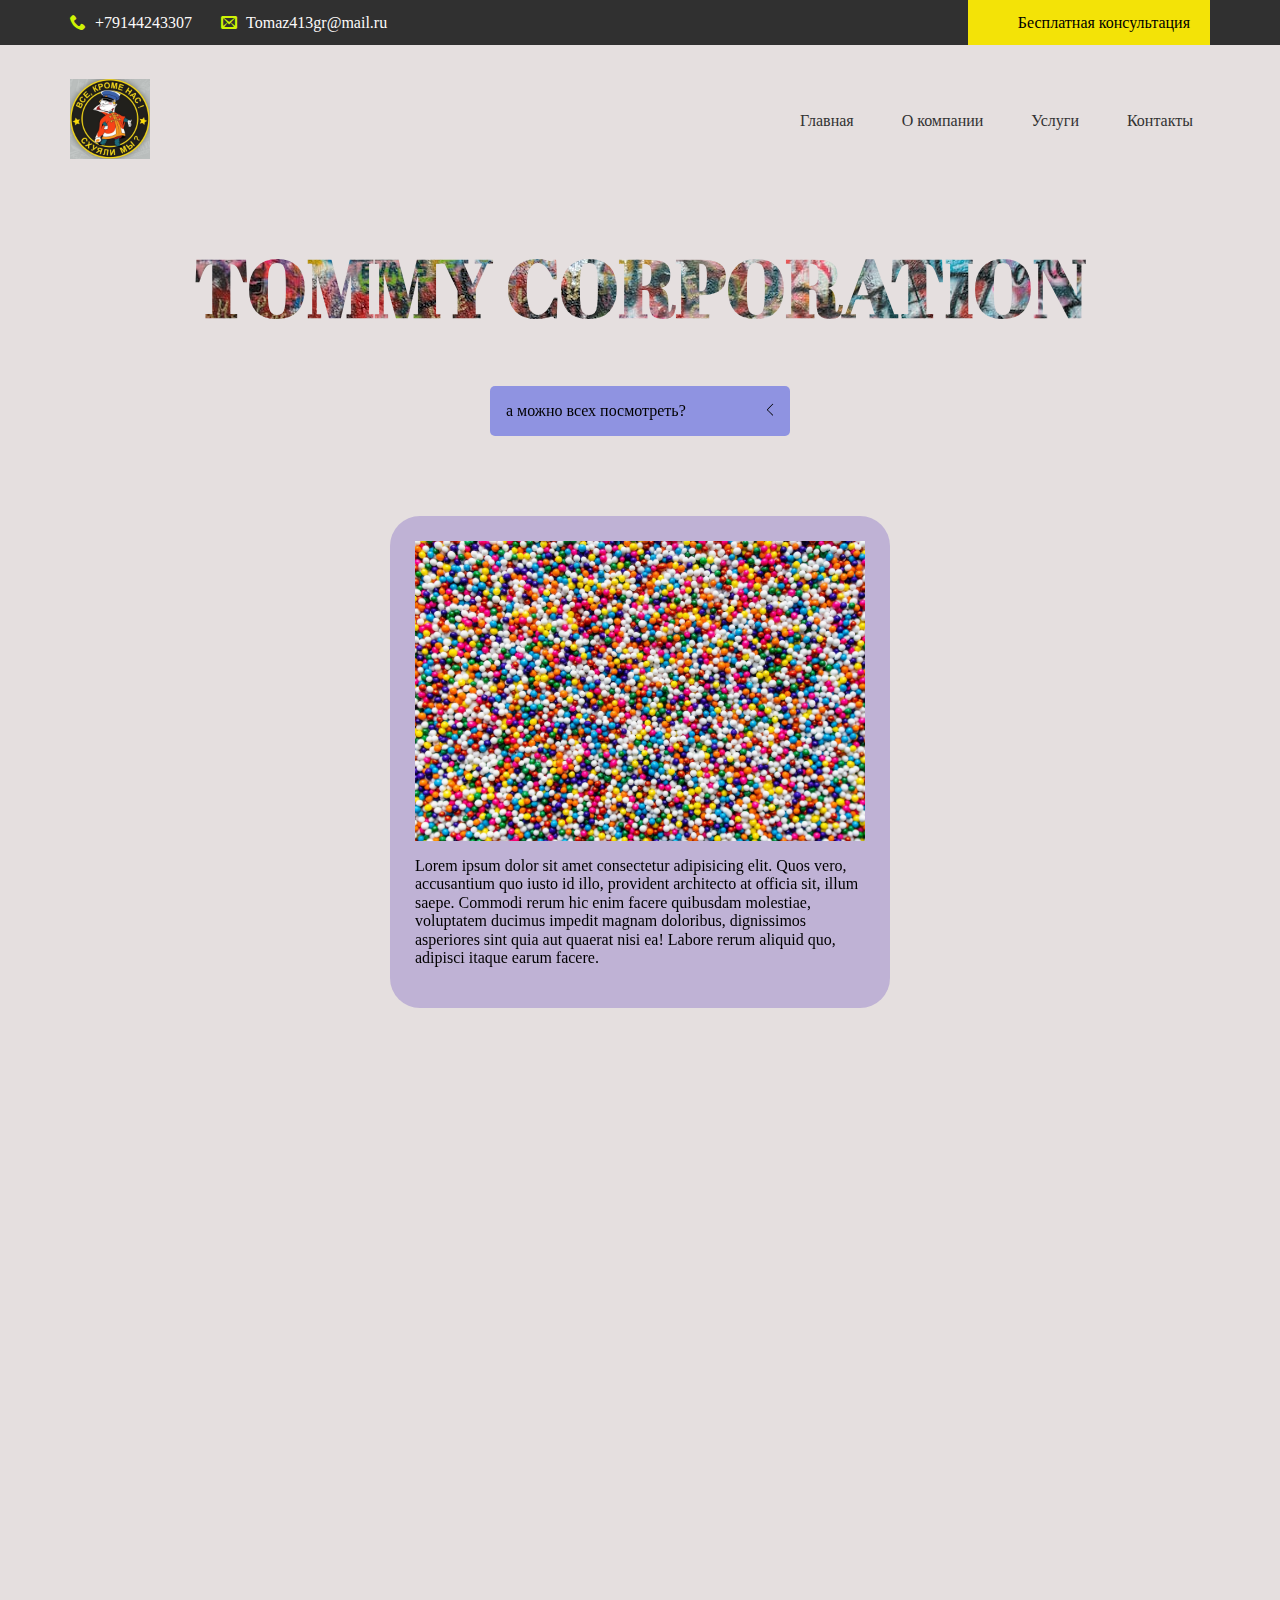
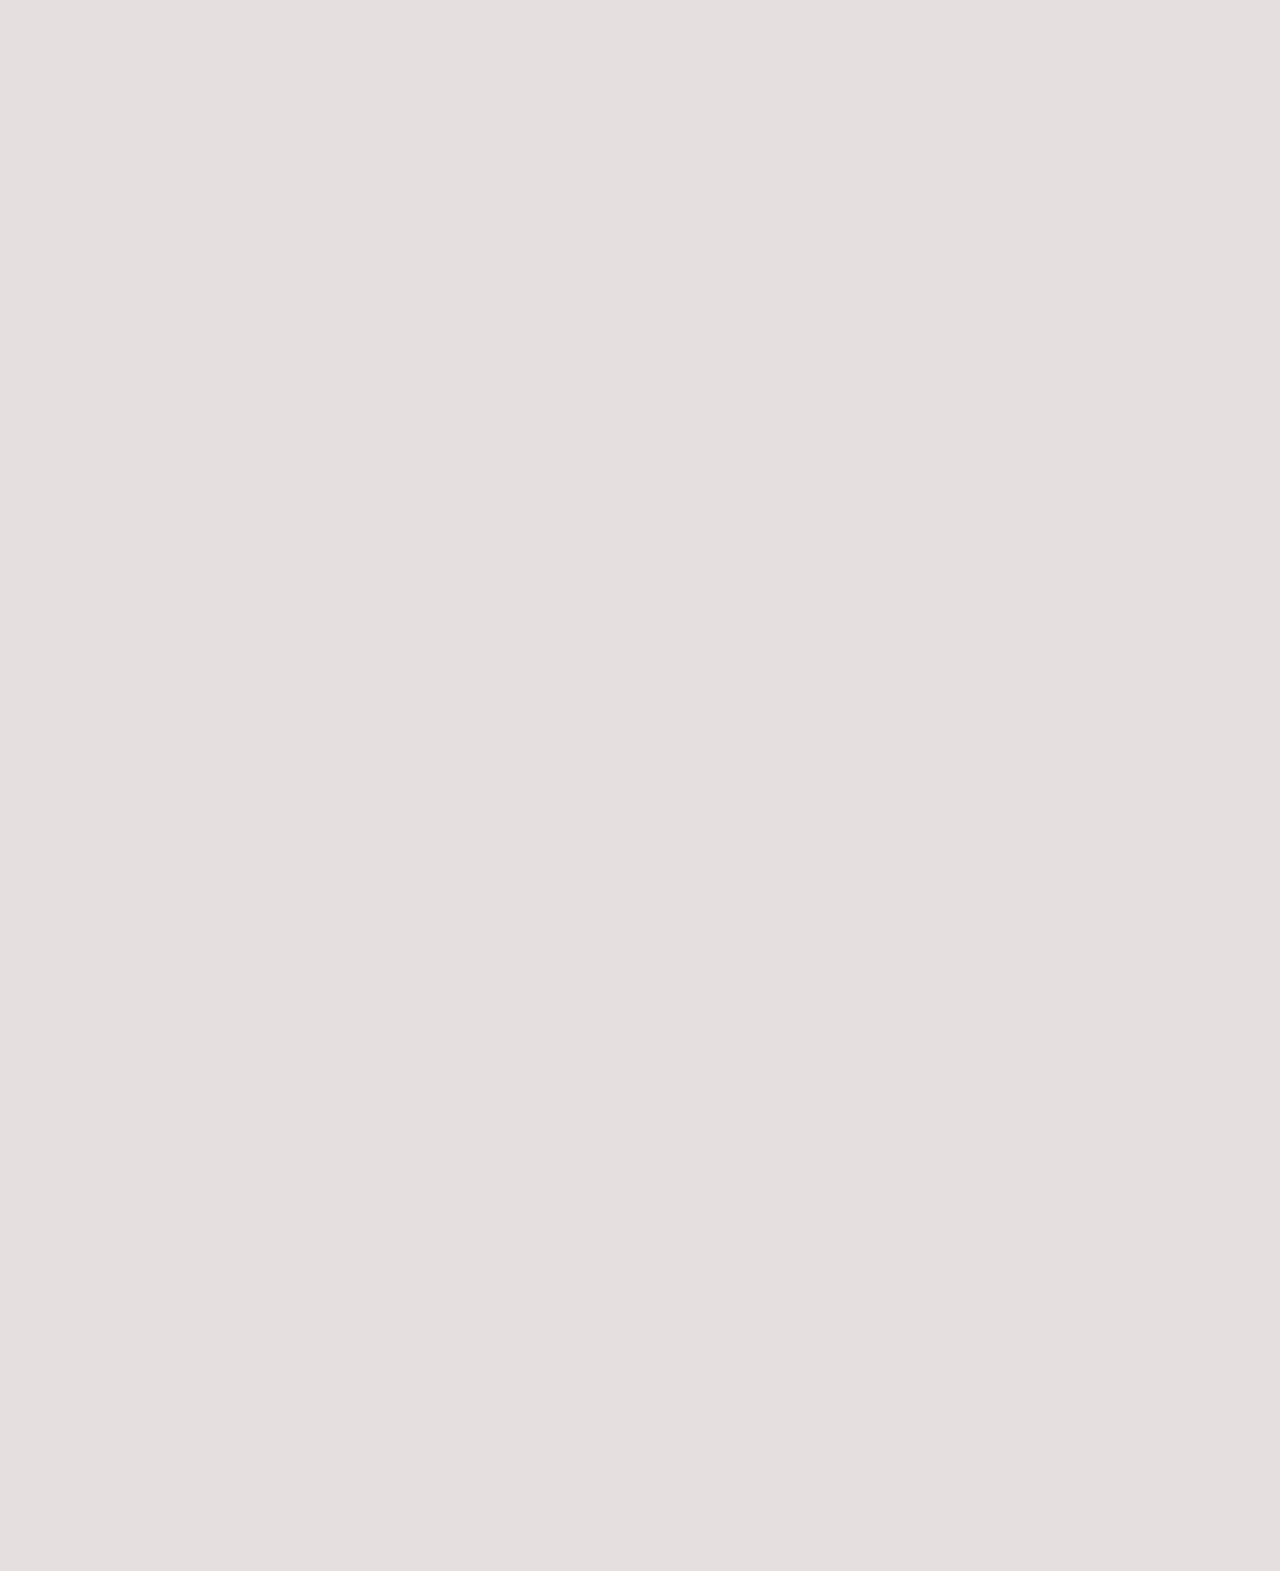
<file: .vscode/free-psd/index.html>
<!DOCTYPE html>
<html lang="ru">

<head>
    <meta charset="UTF-8">
    <meta name="viewport" content="width=device-width, initial-scale=1.0">
    <title>free-psd</title>
    <link rel="stylesheet" href="css/necolas.github.io_normalize.css_8.0.1_normalize.css">
    <link rel="stylesheet" href="css/fonts.css">
    <link rel="stylesheet" href="css/style.css">
    <link href="https://unpkg.com/aos@2.3.1/dist/aos.css" rel="stylesheet">
    <link rel="preconnect" href="https://fonts.googleapis.com">
    <link rel="preconnect" href="https://fonts.gstatic.com" crossorigin>
    <link href="https://fonts.googleapis.com/css2?family=Abril+Fatface&display=swap" rel="stylesheet">

</head>

<body>
    <header class="header">
        <div class="header__top">
            <div class="container">
                <a class="header__tel" href="tel:79144243307">+79144243307</a>
                <a class="header__email" href="#">Tomaz413gr@mail.ru</a>
                <a class="header__btn" href="#">Бесплатная консультация</a>
            </div>
        </div>
        <div class="header__content">
            <div class="container">
                <div class="header__content-inner">
                    <div class="header__logo">
                        <a href="#">
                            <img src="img/logo.jpeg" alt="">
                        </a>
                    </div>
                    <nav class="menu">
                        <ul>
                            <li><a href="#">Главная</a></li>
                            <li><a href="#">О компании</a></li>
                            <li><a href="#">Услуги</a></li>
                            <li><a href="#">Контакты</a></li>
                        </ul>
                    </nav>
                </div>
            </div>
        </div>
    </header>
    <h1 class="label">Tommy corporation</h1>

    <!-- фОРМА!!!!! -->

    <details class="custom-select" data-aos="fade-right">
        <summary class="radios">
            <input type="radio" name="item" id="default" title=" а можно всех посмотреть?" checked>
            <input type="radio" name="item" id="item1" title="Анжелла">
            <input type="radio" name="item" id="item2" title="Жанна">
            <input type="radio" name="item" id="item3" title="Вероника">
            <input type="radio" name="item" id="item4" title="Даша">
            <input type="radio" name="item" id="item5" title="Фекла">
        </summary>
        <ul class="list">
            <li>
                <label for="item1">
                    Анжелла
                    <span></span>
                </label>
            </li>
            <li>
                <label for="item2">Жанна</label>
            </li>
            <li>
                <label for="item3">Вероника</label>
            </li>
            <li>
                <label for="item4">Даша</label>
            </li>
            <li>
                <label for="item5">Фекла</label>
            </li>
        </ul>
    </details>

    <!-- АНИМИРОВАННЫЕ ЭЛЕМЕНТЫ ПРИ СКРОЛЛЕ!!! -->

    <div class="item1 item" data-aos="fade-right">
        <img class="img__photo" src="img/loon-image-hig.jpg" alt="">
        <p>
            Lorem ipsum dolor sit amet consectetur adipisicing elit. Quos vero,
            accusantium quo iusto id
            illo, provident architecto at officia sit, illum saepe. Commodi rerum hic enim facere quibusdam molestiae,
            voluptatem ducimus impedit magnam doloribus, dignissimos asperiores sint quia aut quaerat nisi ea! Labore
            rerum
            aliquid quo, adipisci itaque earum facere.
        </p>
    </div>
    <div class="item2 item" data-aos="fade-left">Lorem ipsum dolor sit amet consectetur adipisicing elit. Quos vero,
        accusantium quo iusto id
        illo, provident architecto at officia sit, illum saepe. Commodi rerum hic enim facere quibusdam molestiae,
        voluptatem ducimus impedit magnam doloribus, dignissimos asperiores sint quia aut quaerat nisi ea! Labore rerum
        aliquid quo, adipisci itaque earum facere.</div>
    <div class="item3 item" data-aos="fade-left">Lorem ipsum dolor sit amet consectetur adipisicing elit. Quos vero,
        accusantium quo iusto id
        illo, provident architecto at officia sit, illum saepe. Commodi rerum hic enim facere quibusdam molestiae,
        voluptatem ducimus impedit magnam doloribus, dignissimos asperiores sint quia aut quaerat nisi ea! Labore rerum
        aliquid quo, adipisci itaque earum facere.</div>
    <div class="item4 item" data-aos="fade-left">Lorem ipsum dolor sit amet consectetur adipisicing elit. Quos vero,
        accusantium quo iusto id
        illo, provident architecto at officia sit, illum saepe. Commodi rerum hic enim facere quibusdam molestiae,
        voluptatem ducimus impedit magnam doloribus, dignissimos asperiores sint quia aut quaerat nisi ea! Labore rerum
        aliquid quo, adipisci itaque earum facere.</div>
    <div class="item5 item" data-aos="fade-down-right">Lorem ipsum dolor sit amet consectetur adipisicing elit. Quos
        vero, accusantium quo iusto id
        illo, provident architecto at officia sit, illum saepe. Commodi rerum hic enim facere quibusdam molestiae,
        voluptatem ducimus impedit magnam doloribus, dignissimos asperiores sint quia aut quaerat nisi ea! Labore rerum
        aliquid quo, adipisci itaque earum facere.</div>
    <div class="item6 item" data-aos="fade-down-left">Lorem ipsum dolor sit amet consectetur adipisicing elit. Quos
        vero, accusantium quo iusto id
        illo, provident architecto at officia sit, illum saepe. Commodi rerum hic enim facere quibusdam molestiae,
        voluptatem ducimus impedit magnam doloribus, dignissimos asperiores sint quia aut quaerat nisi ea! Labore rerum
        aliquid quo, adipisci itaque earum facere.</div>
    <div class="item7 item" data-aos="flip-left">Lorem ipsum dolor sit amet consectetur adipisicing elit. Quos vero,
        accusantium quo iusto id
        illo, provident architecto at officia sit, illum saepe. Commodi rerum hic enim facere quibusdam molestiae,
        voluptatem ducimus impedit magnam doloribus, dignissimos asperiores sint quia aut quaerat nisi ea! Labore rerum
        aliquid quo, adipisci itaque earum facere.</div>
    <div class="item8 item" data-aos="flip-left">Lorem ipsum dolor sit amet consectetur adipisicing elit. Quos vero,
        accusantium quo iusto id
        illo, provident architecto at officia sit, illum saepe. Commodi rerum hic enim facere quibusdam molestiae,
        voluptatem ducimus impedit magnam doloribus, dignissimos asperiores sint quia aut quaerat nisi ea! Labore rerum
        aliquid quo, adipisci itaque earum facere.</div>
    <div class="item9 item" data-aos="flip-down">Lorem ipsum dolor sit amet consectetur adipisicing elit. Quos vero,
        accusantium quo iusto id
        illo, provident architecto at officia sit, illum saepe. Commodi rerum hic enim facere quibusdam molestiae,
        voluptatem ducimus impedit magnam doloribus, dignissimos asperiores sint quia aut quaerat nisi ea! Labore rerum
        aliquid quo, adipisci itaque earum facere.</div>
    <div class="item10 item" data-aos="zoom-in-down">Lorem ipsum dolor sit amet consectetur adipisicing elit. Quos vero,
        accusantium quo iusto id
        illo, provident architecto at officia sit, illum saepe. Commodi rerum hic enim facere quibusdam molestiae,
        voluptatem ducimus impedit magnam doloribus, dignissimos asperiores sint quia aut quaerat nisi ea! Labore rerum
        aliquid quo, adipisci itaque earum facere.</div>
    <script src="https://unpkg.com/aos@2.3.1/dist/aos.js"></script>
    <script>
        AOS.init();
    </script>

</body>

</html>
</file>
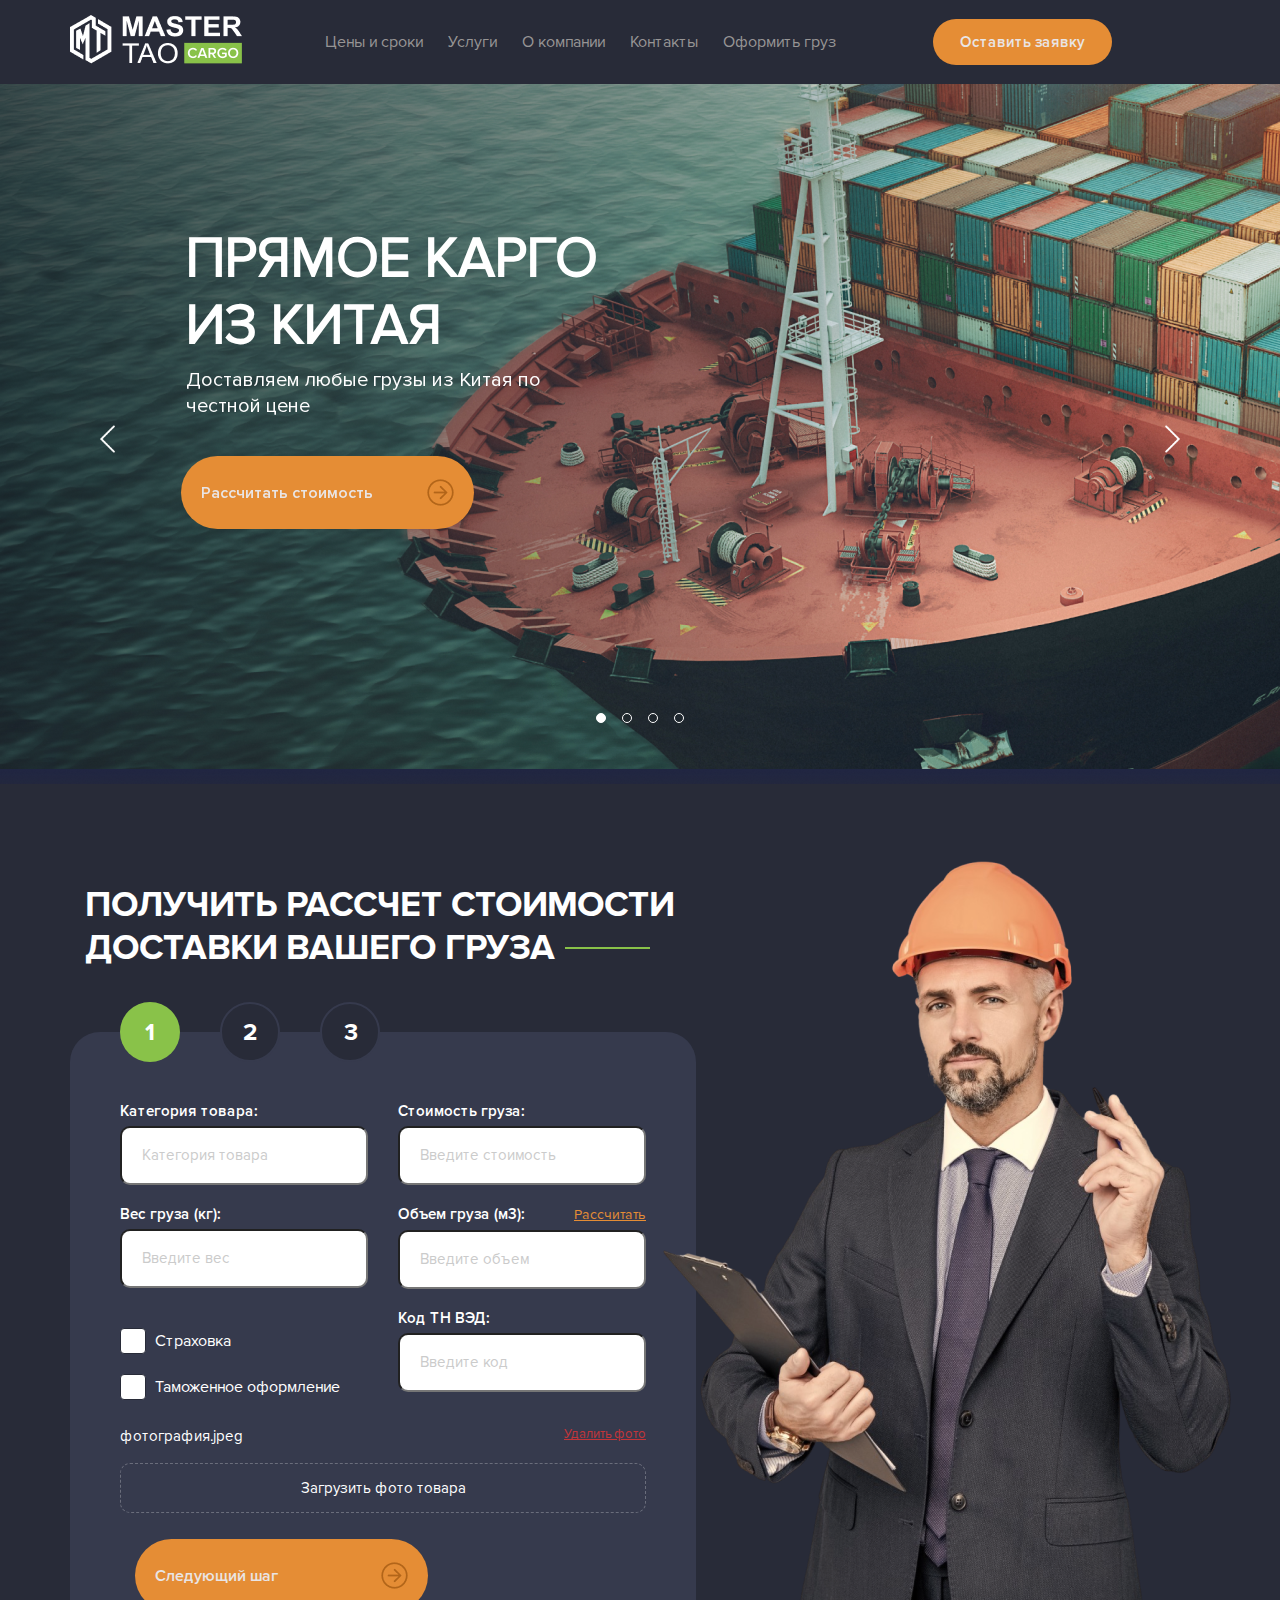
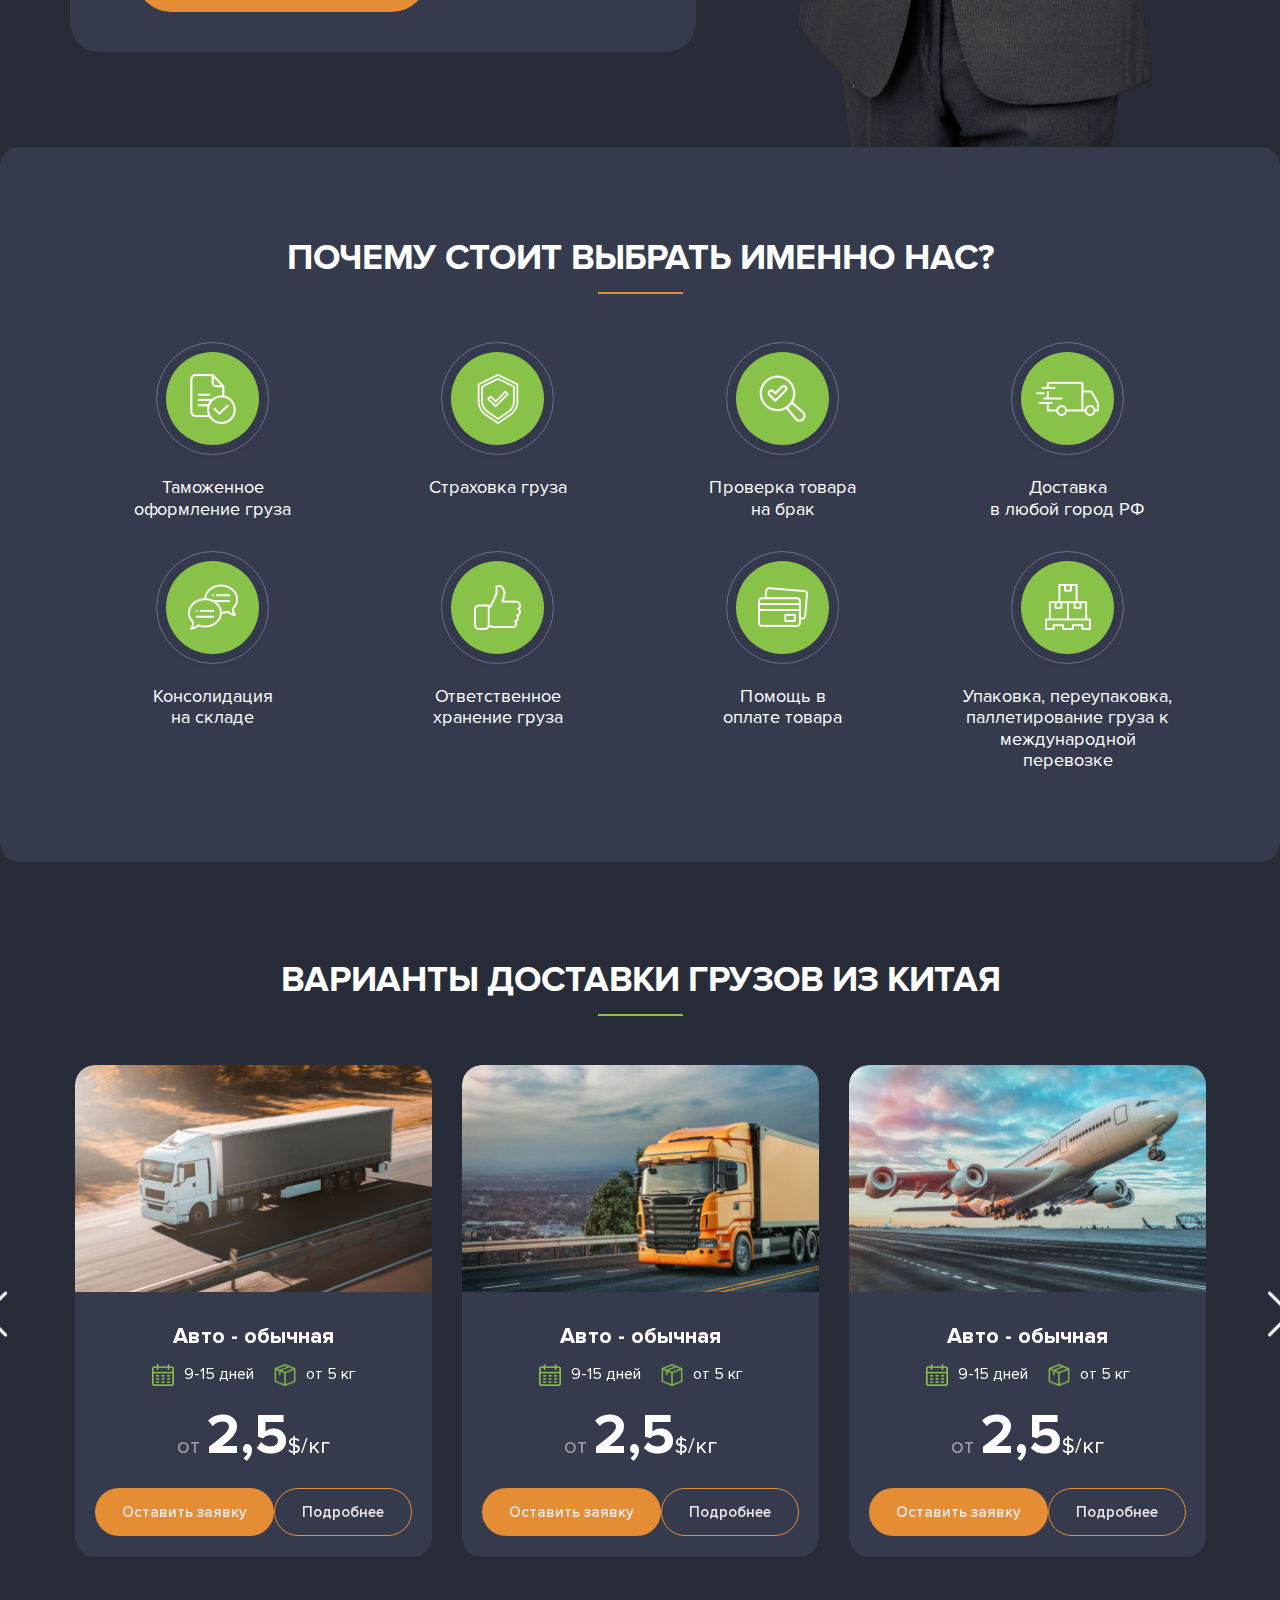
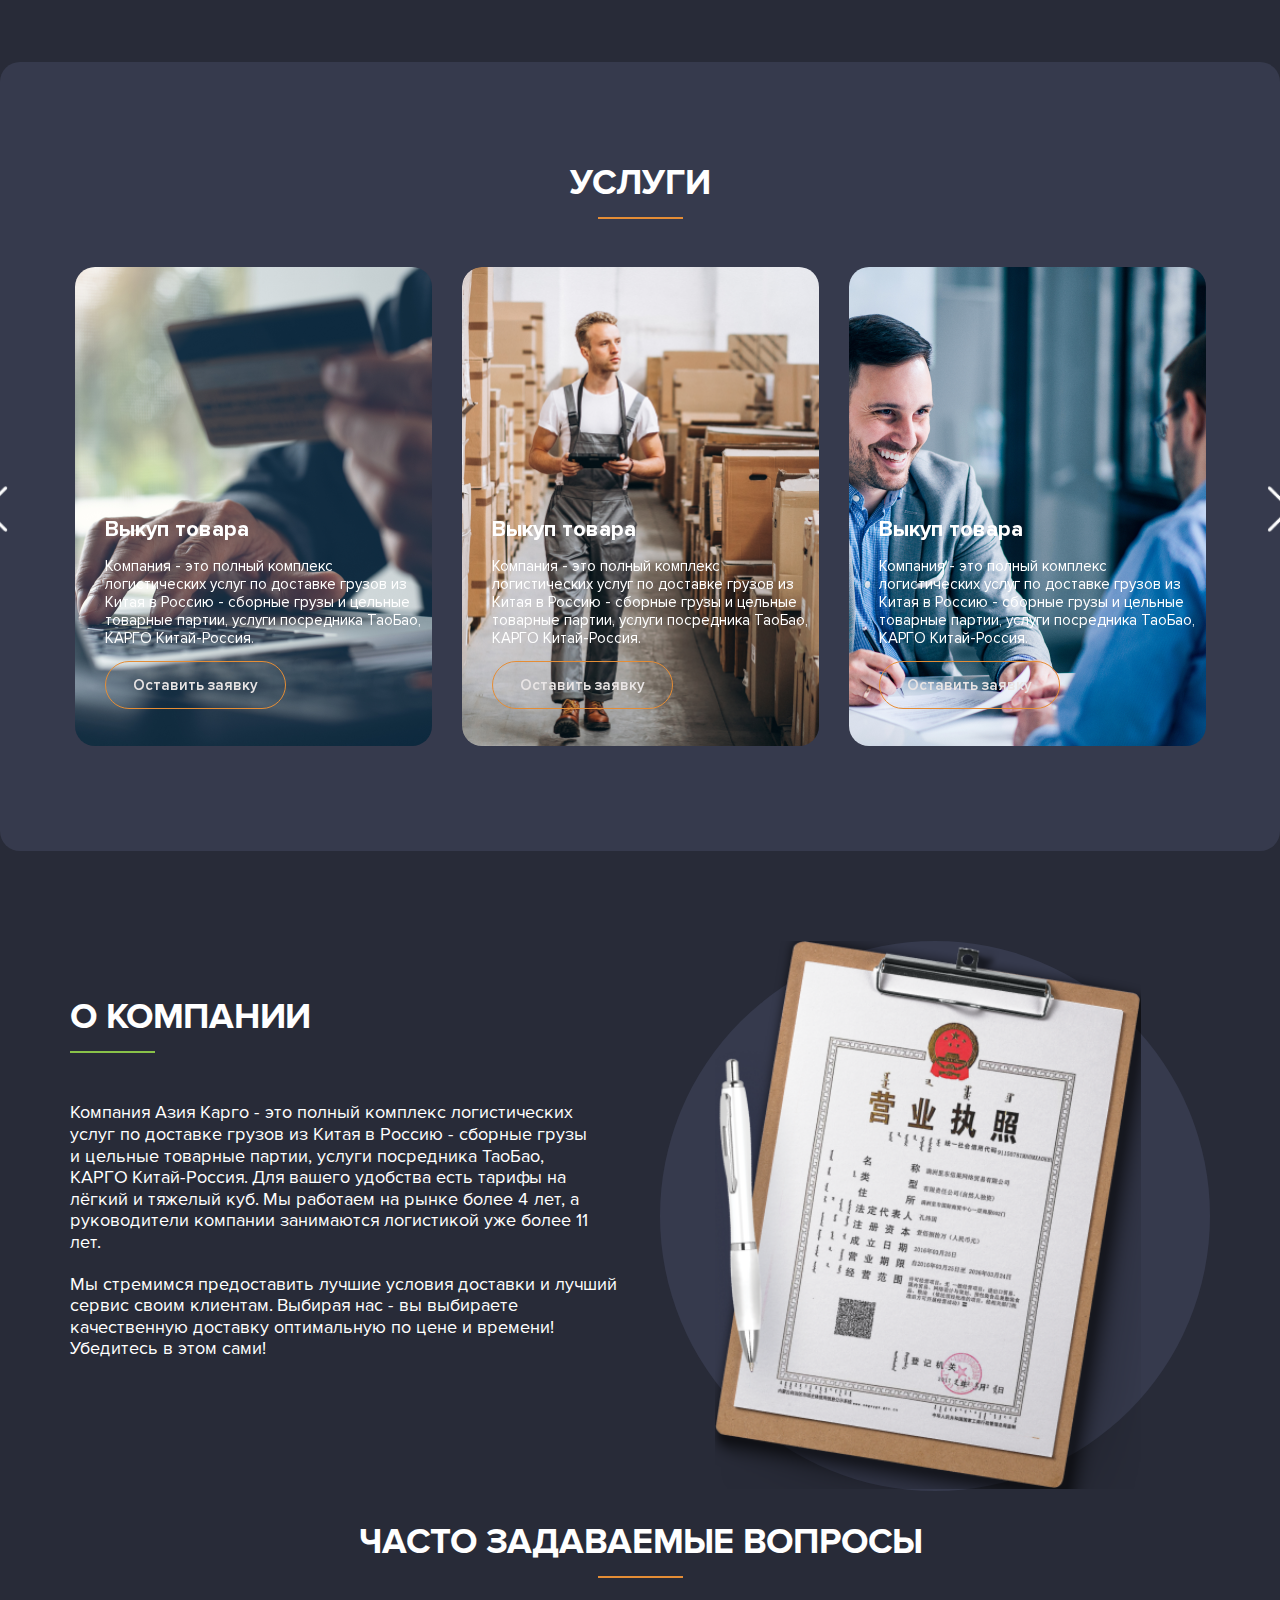
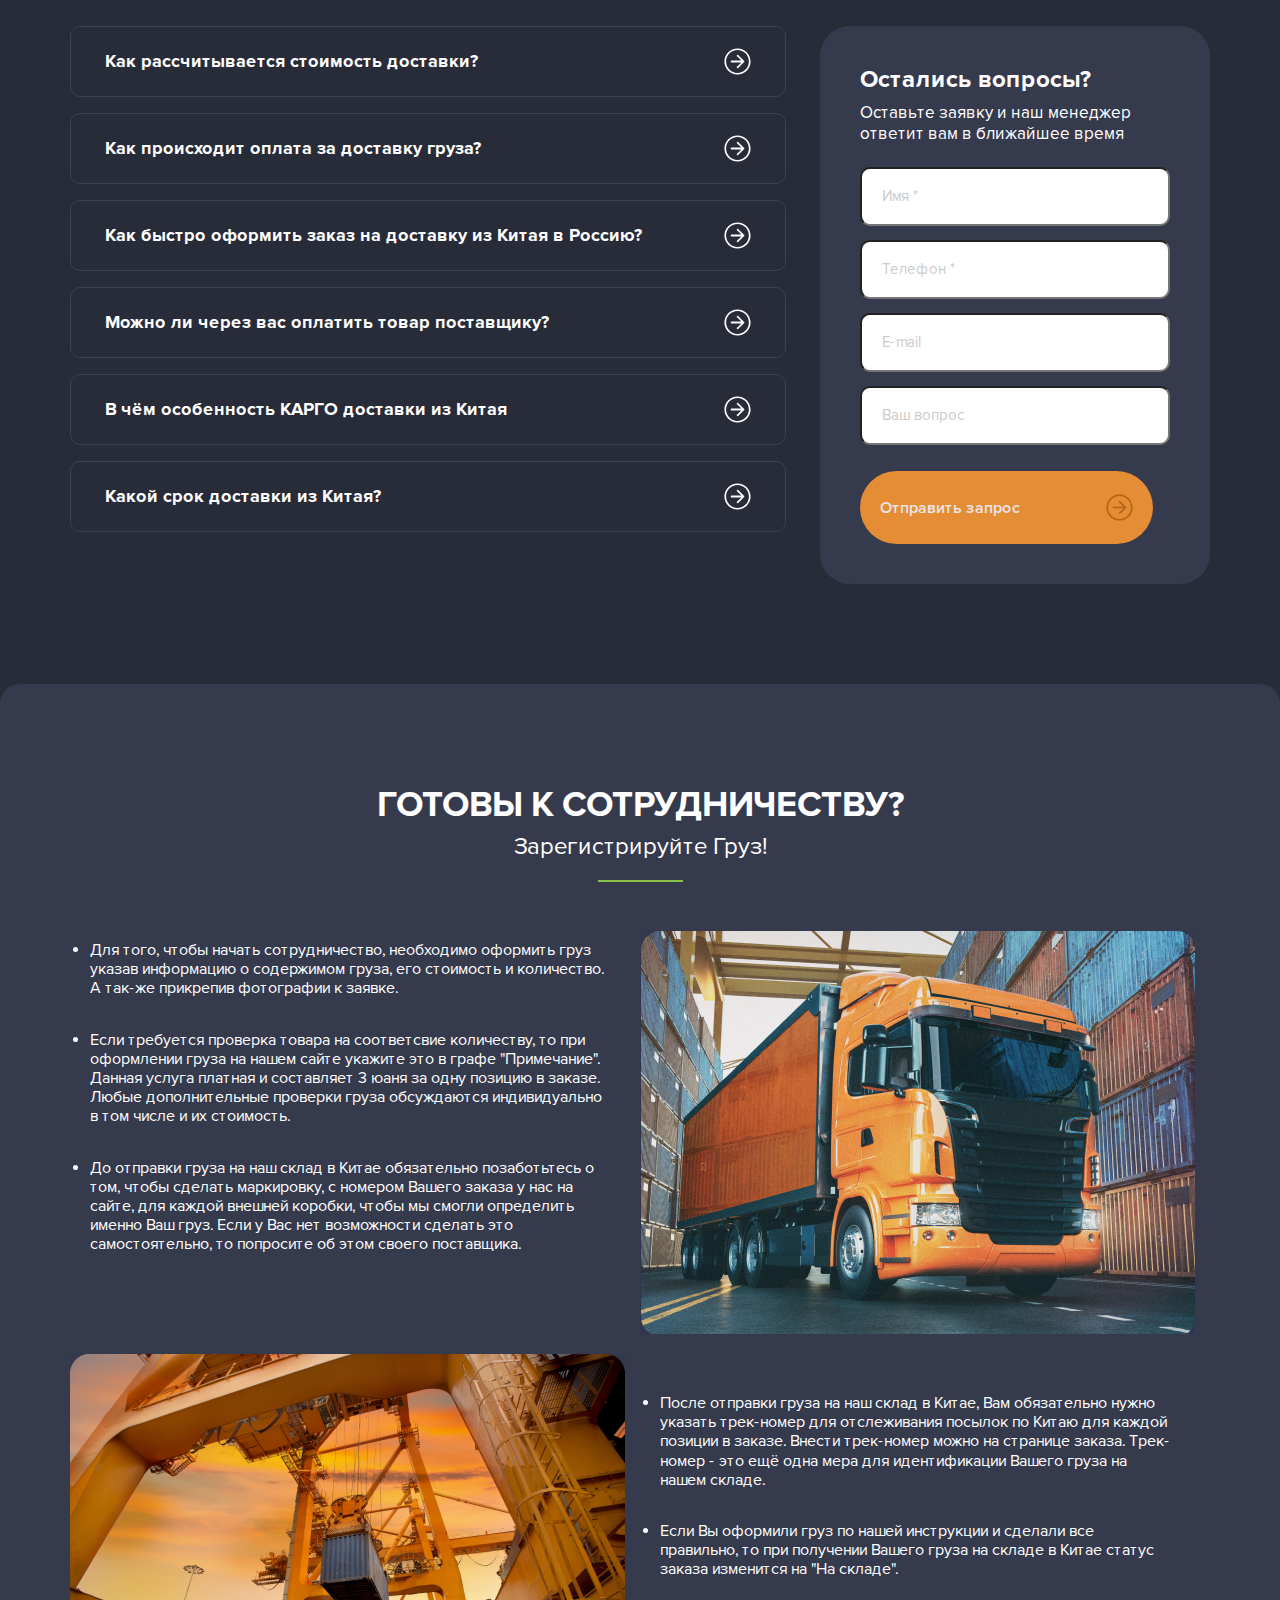
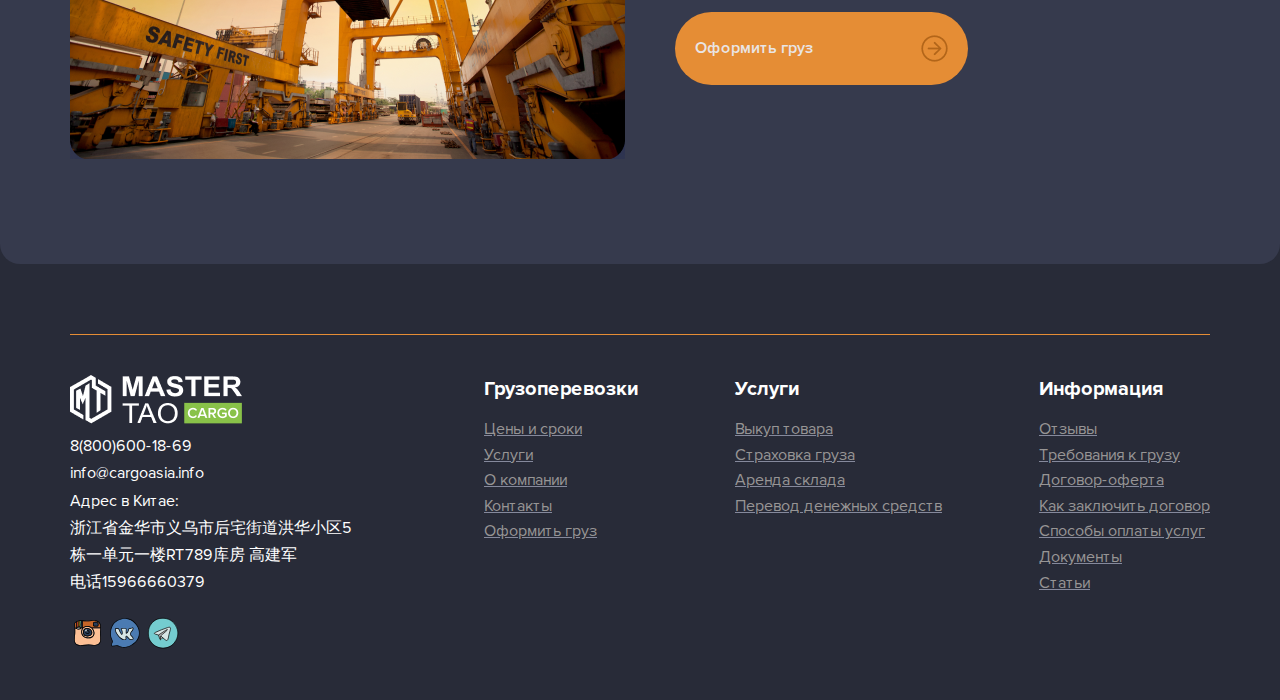
<file: Галянская/макет master tao/index.html>
<!DOCTYPE html>
<html lang="ru">

<head>
    <meta charset="UTF-8">
    <meta name="viewport" content="width=device-width, initial-scale=1.0">
    <!-- <link rel="stylesheet" href="css/slick.css"> -->
    <!-- <link rel="stylesheet" href="css/slider.css"> -->
    <link rel="stylesheet" href="css/tao.css">



    <title>master tao</title>
</head>

<body>
    <!-- sprite -->

    <svg style="display: none;">
        <symbol id="arrow__tabs" viewBox="0 0 27 27">

            <g clip-path="url(#clip0_5858_68)">
                <path
                    d="M0.421875 13.5C0.421875 6.27539 6.27539 0.421875 13.5 0.421875C20.7246 0.421875 26.5781 6.27539 26.5781 13.5C26.5781 20.7246 20.7246 26.5781 13.5 26.5781C6.27539 26.5781 0.421875 20.7246 0.421875 13.5ZM13.5 24.8906C19.7596 24.8906 24.8906 19.8229 24.8906 13.5C24.8906 7.24043 19.8229 2.10938 13.5 2.10938C7.24043 2.10938 2.10938 7.17715 2.10938 13.5C2.10938 19.7596 7.17715 24.8906 13.5 24.8906ZM14.1592 20.0127L20.2289 13.9482C20.4768 13.7004 20.4768 13.2996 20.2289 13.0518L14.1592 6.9873C13.9113 6.73945 13.5105 6.73945 13.2627 6.9873L12.8988 7.35117C12.651 7.59902 12.651 8.01035 12.9094 8.25293L17.4182 12.6035H7.38281C7.03477 12.6035 6.75 12.8883 6.75 13.2363V13.7637C6.75 14.1117 7.03477 14.3965 7.38281 14.3965H17.4182L12.9041 18.7471C12.651 18.9949 12.6457 19.401 12.8936 19.6488L13.2574 20.0127C13.5105 20.2605 13.9113 20.2605 14.1592 20.0127Z" />
            </g>

            <!-- insagramm -->

        </symbol>
        <symbol id="instagram" viewBox="0 0 512 512">

            <path fill="#71C598"
                d="M166.1,75c-4.2-0.1-8.3-0.2-12.5,0c0.7,29.1,5.4,59.3-2,87.8c1.9,0.3,3.7,0.7,5.5,1.3c2,0.6,3.6,1.4,5,2.4c1.7-4.8,1.8-10.5,1.9-15.3c0.2-7.2,0-14.5,0.2-21.7c0.3-9.4,2.1-18.6,2.2-28C166.5,92.6,166.2,83.8,166.1,75z" />
            <path fill="#FCBF95"
                d="M312.5,177.2c-23.1-15.5-53.1-20.5-79.7-11.8c-25,8.1-47.1,26.4-48.5,54.2c-0.1,2.1-1.1,3.5-2.5,4.2c-3.2,31.2,5,67.6,33.4,85c32.2,19.7,74.7,21.9,108.5,4.7C379.7,284.9,355.3,205.9,312.5,177.2z M316.3,290.9c-15.4,12.3-36,17.2-55.5,16.6c-18.7-0.6-41-6.5-53.1-21.9c-15.9-20.2-11.9-46.3-7-69.8c0-0.7,0.1-1.4,0.5-2.2c0-0.2,0.1-0.4,0.1-0.6c0.3-1.5,1-2.6,2-3.3c31.5-53.8,118.3-27.9,130.5,29.2C337.9,258.6,332.1,278.3,316.3,290.9z" />
            <path fill="#283D5B"
                d="M306 212c-26.3-25-75.1-31.4-94.2 5.5-4.8 22.8-10.3 52.3 11.8 67.6 16.3 11.3 38.5 13.4 57.5 9.5 17.2-3.6 35.6-13.2 41.1-31.2C327.8 245.3 319.2 224.5 306 212zM293 255.3c0 1.7-.6 3.6-2.2 4.5-13.9 7.8-33.5 14.1-48.3 4.9-4.7-2.9-7.3-7.7-8.1-13.1-.5-3.3.3-9-2.1-11.7-3-3.3-.7-7.9 2.4-8.9 6-12.9 24.8-17.7 37.7-15.1 7.9 1.6 15.4 5.9 18.8 13.5C294.7 237.8 293.1 246.7 293 255.3zM406.9 101.2c-8.2-3.2-17.4-2.7-26-2.5-5.6.1-16.9-2.1-21.2 2.8-3.6 4.2-2.6 11.8-2.4 16.9.1 4.4.4 8.9 0 13.3-.4 4-2 9.2.4 12.8.5.1 1 .2 1.5.4 6.2 2.6 12.5 3.8 19.3 3.2 5.4-.5 10.2-.7 15.6-.1 7.7.8 18.9 3.3 22.6-5.5C421.8 130.3 421.2 106.8 406.9 101.2z" />
            <path fill="#283D5B"
                d="M282.6,235.3c-2.1-5.9-7.3-8.9-13.3-9.7c-9.1-1.2-22.7,1.6-26.3,11.3c-0.2,0.5-0.4,0.9-0.6,1.2c0.7,1.8,1.1,3.8,1.3,5.9c0.3,3.5-0.1,7.9,2.3,10.8c3.9,4.7,13.1,4.8,18.5,4.1c6.6-0.9,12.8-3.2,18.7-6.2C283.6,246.9,284.5,240.6,282.6,235.3z" />
            <path fill="#C56528"
                d="M446.1,117.8C436.5,98,417.8,84.5,397,78.3c-24.4-7.3-48.8-5.4-73.8-3.1c-31.3,2.9-62.8,6.6-94.3,5.1c-11.7-0.5-23.3-1.9-35-3.2c0,18.9-0.6,37.8-1.5,56.6c-0.5,10.5-0.9,21-2.1,31.4c-0.3,2.5-0.5,6.1-1.4,9h2.7c0.8,0,1.5,0.2,2.1,0.4c21.1-19.6,54.4-28.2,82.2-23.6c18.4,3,35.4,11,49.6,22.3c0.7-0.4,1.5-0.6,2.5-0.6c24.7,0,49.5,0.5,74.2,0.6c12.4,0.1,24.7,0.1,37.1-0.2c3.3-0.1,6.6-0.1,9.8-0.2c2.2-0.1,4.8-0.4,7.2-0.4C456.5,153.7,454.3,134.6,446.1,117.8z M422,152.6c-7.7,7.9-19.8,6-29.8,5c-6.4-0.6-12.6,0.6-19,0.4c-6.4-0.2-12.4-1.9-18.4-4.4c-0.9-0.4-1.5-0.8-1.9-1.4c-1.1-0.2-2.1-0.8-3-1.8c-6.1-7.2-2.2-18.4-2.4-26.8c-0.2-7.8-1.4-16.9,1.8-24.3c3.2-7.4,10.9-10.4,18.5-10.7c9.9-0.5,20.3-0.7,30.2,0.3c9.2,0.9,19.1,3.9,24.6,12c5,7.3,6.8,16.9,6.7,25.7C429.2,135.2,428.3,146.1,422,152.6z" />
            <path fill="#4B7BB2"
                d="M176.1,75.5c0.2,9.7,0.5,19.3,0.1,29c-0.4,8.9-2.1,17.6-2.2,26.5c-0.1,8.2,0.1,16.4-0.4,24.6c-0.4,6.1-0.8,13-4.1,18.4c-0.1,0.1-0.1,0.2-0.2,0.3h9c0.1-0.9,0.5-1.8,1-2.6c0-0.1,0-0.2,0.1-0.3c0.3-1.2,0.5-2.4,0.7-3.7c0.5-3.5,0.8-6.9,1.1-10.4c0.8-10,1.3-20.1,1.7-30.1c0.6-16.5,1.1-33,1.2-49.5c0-0.5,0.1-1,0.2-1.4C181.5,75.9,178.8,75.7,176.1,75.5z" />
            <path fill="#C56528"
                d="M94.9,133.9c-1-12.7-3.1-25.5-3.7-38.2c-5.6,4.2-10.8,8.8-15.7,13.7c0,0.2,0,0.3,0,0.5c0,23,1,45.9,1.9,68.9c0.1,0,0.1,0,0.2,0h15c0.2,0,0.5,0,0.7,0.1c-1.3-2.4-0.7-5.7,1.9-7c0-0.1,0-0.3,0.1-0.5c0.1-0.5,0.2-1,0.3-1.5c0.5-3.1,0.6-6.2,0.6-9.3C96.2,151.6,95.6,142.7,94.9,133.9z" />
            <path fill="#D6E5E5"
                d="M158.1,177.3c-1.3-3.4-4.4-4.1-7.7-4.6c-7.2-1.1-14.4-0.5-21.6-0.5c-5.8,0-13.4,0.9-18.3,4.2c-4.1,2.7-5.8,6.7-6.3,11.3c0.9,0.1,1.8,0.5,2.6,1.3c6.5,6,19.2,4.3,27.1,3.2c8.4-1.1,16.9-2.9,24.8-5.9C159,183.2,159.2,179.9,158.1,177.3z" />
            <path fill="#FCBF95"
                d="M452.4,285.9c-2.7-27.6,0-54.6,2.3-82.1c0.6-6.7,1.1-13.5,1.4-20.5c-0.1-0.1-0.3-0.2-0.4-0.3c0,0,0,0-0.1-0.1c-0.4,0.1-0.9,0.1-1.7-0.1l-2,0.1c-1.3,0-2.6,0.1-3.9,0.1c-2.6,0.1-5.2,0.1-7.9,0.2c-5.2,0.1-10.4,0.2-15.6,0.2c-10.4,0.1-20.8,0-31.1-0.1c-19.1-0.2-38.3-0.5-57.5-0.5c17.9,18.4,29.7,42.9,31.6,69.2c1.9,26.3-7.9,52-30.6,66.8c-24.2,15.8-56,21-84.4,15.8c-26-4.8-53.2-17-67.4-40.3c-13.4-21.9-17.3-48-14.4-73.2c0.2-1.9,1.2-3.2,2.4-4c0.8-12.6,5.3-23.6,12.1-32.9h-15.4c-0.5,0-1-0.1-1.4-0.2c0,1.8,0,3.5,0,5.3c0,2.4-1.1,4.1-3.3,5.1c-10.6,4.6-22.8,7.2-34.3,8.1c-10,0.8-22.8,1.2-30.7-6.1c-0.2-0.2-0.4-0.4-0.5-0.6c-2.7,0.6-5.7-0.8-5.7-4.3c0-1,0.1-2,0.1-3c-0.2,0-0.5,0.1-0.8,0.1h-15c-0.2,0-0.4,0-0.6,0c0.4,10.6,0.7,21.2,0.9,31.9c0.2,15.3,0.4,30.7-0.8,46c-1.1,14.4-3.1,28.8-4.8,43.2c-3.3,27.8-7.1,59.4,3.6,86.2c16.9,42.5,69.5,44.9,108.4,42c31.7-2.3,63.4-6.9,95.3-7.1c26.1-0.2,51.9,4.4,78,4.7c22.5,0.3,46.9-2,66.2-14.8c20.8-13.8,30.4-36.2,32.4-60.5C459,335.4,454.8,310.6,452.4,285.9z" />
            <path fill="#EF4823"
                d="M108.5,84.9c-2.5,1.3-5,2.6-7.4,4.1c0.2,16.8,3.2,33.7,4.3,50.4c0.6,9.3,1.2,18.8,0.5,28.1c3.7-2.1,7.9-3.5,12.2-4.3V80.9C114.8,82.1,111.6,83.4,108.5,84.9z" />
            <path fill="#FEBF10"
                d="M143.6,75.6c-5.2,0.5-10.5,1.3-15.6,2.5v84.2c0,0,0,0,0,0c4.1-0.1,8.4-0.3,12.6-0.3c0.2-1.1,0.7-1.9,1.4-2.6C148.8,132.2,144.3,103.4,143.6,75.6z" />
            <path
                d="M333.7 239c-12.2-57.1-99-83-130.5-29.2-1 .8-1.7 1.9-2 3.3 0 .2-.1.4-.1.6-.3.8-.5 1.5-.5 2.2-4.9 23.5-8.9 49.5 7 69.8 12.1 15.4 34.5 21.3 53.1 21.9 19.5.6 40.1-4.3 55.5-16.6C332.1 278.3 337.9 258.6 333.7 239zM322.3 263.4c-5.5 17.9-23.9 27.6-41.1 31.2-19.1 3.9-41.2 1.8-57.5-9.5-22-15.3-16.6-44.9-11.8-67.6 19.1-36.9 67.9-30.5 94.2-5.5C319.2 224.5 327.8 245.3 322.3 263.4zM422.5 101c-5.4-8-15.4-11-24.6-12-9.8-1-20.3-.8-30.2-.3-7.6.3-15.3 3.3-18.5 10.7-3.2 7.4-2 16.4-1.8 24.3.2 8.5-3.7 19.7 2.4 26.8.9 1 1.9 1.6 3 1.8.5.6 1.1 1 1.9 1.4 5.9 2.4 11.9 4.2 18.4 4.4 6.4.2 12.6-1 19-.4 10 1 22 2.9 29.8-5 6.3-6.5 7.3-17.4 7.3-25.9C429.3 118 427.5 108.4 422.5 101zM416.7 142.3c-3.7 8.8-14.9 6.3-22.6 5.5-5.4-.5-10.2-.3-15.6.1-6.7.6-13-.7-19.3-3.2-.5-.2-1-.3-1.5-.4-2.4-3.6-.8-8.8-.4-12.8.4-4.4.1-8.9 0-13.3-.1-5.1-1.2-12.7 2.4-16.9 4.3-4.9 15.5-2.7 21.2-2.8 8.6-.2 17.9-.7 26 2.5C421.2 106.8 421.8 130.3 416.7 142.3z" />
            <path
                d="M467,331.1c-1.5-24.6-6.2-49-6.1-73.7c0.1-29.7,5.7-59.1,5.3-88.9c-0.3-25.7-5.5-52.8-22.9-72.6c-14.4-16.4-34.8-25.8-55.9-30.2c-25.8-5.3-52.3-1.6-78.2,0.9c-31.7,3-63.4,5.8-95.2,2.8c-12.8-1.2-25.7-2.8-38.5-3.7c-1.5-2.9-5.9-2.9-8.2-0.5c-5.6-0.2-11.2-0.3-16.9,0c-1.1-0.3-2.5-0.3-3.6,0.2c-3.5,0.2-7,0.6-10.4,1c-27.5,3.8-50.3,18.3-69.6,37.6c-1.6,1.6-1.7,3.5-1,5c-0.2,0.5-0.3,1.1-0.3,1.7c0,32.4,2,64.7,2.9,97.1c0.5,16.1,0.6,32.3,0.1,48.4c-0.4,14.4-2.4,28.7-4.2,42.9c-3.6,28.5-7.3,58-1.1,86.4c4.8,21.9,16.8,39.5,36.6,50.3c18.3,10,40.1,12.6,60.6,13c28.2,0.5,56.5-3.9,84.6-6.2c15.8-1.3,31.7-2.1,47.5-1.7c13.4,0.3,26.7,2,40,3.2c23.1,2,46.5,2.6,69.2-2.9c22.6-5.5,42.4-19.1,53.9-39.5C467.6,380.4,468.4,354.7,467,331.1z M190.5,165.2c1.2-10.4,1.6-20.9,2.1-31.4c0.8-18.9,1.4-37.8,1.5-56.6c11.7,1.2,23.3,2.6,35,3.2c31.5,1.5,63-2.2,94.3-5.1c25-2.3,49.4-4.2,73.8,3.1c20.8,6.2,39.5,19.7,49.1,39.5c8.2,16.8,10.4,35.9,10.3,54.8c-2.4-0.1-4.9,0.3-7.2,0.4c-3.3,0.1-6.5,0.2-9.8,0.2c-12.4,0.2-24.7,0.2-37.1,0.2c-24.7-0.1-49.5-0.6-74.2-0.6c-1,0-1.8,0.2-2.5,0.6C311.5,162,294.5,154,276.1,151c-27.8-4.5-61.2,4-82.2,23.6c-0.6-0.3-1.3-0.4-2.1-0.4H189C190,171.3,190.2,167.8,190.5,165.2z M323.7,313.5c-33.8,17.2-76.2,15-108.5-4.7c-28.4-17.4-36.6-53.9-33.4-85c1.4-0.7,2.4-2.1,2.5-4.2c1.4-27.9,23.5-46.1,48.5-54.2c26.7-8.7,56.6-3.7,79.7,11.8C355.3,205.9,379.7,284.9,323.7,313.5z M169.5,174c3.3-5.4,3.8-12.2,4.1-18.4c0.5-8.2,0.3-16.4,0.4-24.6c0.1-8.9,1.8-17.6,2.2-26.5c0.4-9.7,0.1-19.3-0.1-29c2.7,0.2,5.4,0.4,8.1,0.7c-0.1,0.4-0.2,0.9-0.2,1.4c0,16.5-0.5,33-1.2,49.5c-0.4,10-0.8,20.1-1.7,30.1c-0.3,3.5-0.6,7-1.1,10.4c-0.2,1.2-0.4,2.5-0.7,3.7c0,0.1-0.1,0.2-0.1,0.3c-0.6,0.8-0.9,1.7-1,2.6h-9C169.4,174.1,169.4,174.1,169.5,174z M153.6,74.9c4.2-0.1,8.3-0.1,12.5,0c0.1,8.8,0.4,17.6,0.3,26.4c-0.2,9.4-2,18.6-2.2,28c-0.2,7.2,0,14.5-0.2,21.7c-0.1,4.8-0.2,10.5-1.9,15.3c-1.4-1-3-1.8-5-2.4c-1.8-0.6-3.6-1-5.5-1.3C159,134.3,154.3,104,153.6,74.9z M150.4,172.7c3.3,0.5,6.4,1.2,7.7,4.6c1,2.6,0.8,5.9,0.6,9c-8,3-16.4,4.8-24.8,5.9c-7.9,1-20.6,2.8-27.1-3.2c-0.8-0.8-1.7-1.2-2.6-1.3c0.5-4.5,2.2-8.6,6.3-11.3c5-3.3,12.5-4.2,18.3-4.2C136,172.2,143.2,171.6,150.4,172.7z M128,78.1c5.1-1.2,10.4-2,15.6-2.5c0.7,27.8,5.2,56.6-1.5,83.8c-0.7,0.6-1.2,1.5-1.4,2.6c-4.2,0-8.5,0.2-12.6,0.3c0,0,0,0,0,0V78.1z M108.5,84.9c3.1-1.5,6.3-2.9,9.6-4v82.3c-4.3,0.8-8.5,2.2-12.2,4.3c0.7-9.3,0.1-18.8-0.5-28.1c-1.1-16.7-4.2-33.6-4.3-50.4C103.4,87.6,105.9,86.2,108.5,84.9z M91.2,95.7c0.6,12.7,2.7,25.5,3.7,38.2c0.7,8.8,1.3,17.7,1.3,26.6c0,3.1-0.1,6.2-0.6,9.3c-0.1,0.5-0.2,1-0.3,1.5c0,0.2-0.1,0.4-0.1,0.5c-2.6,1.3-3.1,4.7-1.9,7c-0.2,0-0.5-0.1-0.7-0.1h-15c-0.1,0-0.1,0-0.2,0c-0.9-23-1.9-45.9-1.9-68.9c0-0.2,0-0.3,0-0.5C80.4,104.5,85.7,99.9,91.2,95.7z M457,360.3c-2,24.4-11.6,46.7-32.4,60.5c-19.3,12.8-43.7,15-66.2,14.8c-26.1-0.3-51.9-4.9-78-4.7c-31.9,0.2-63.5,4.8-95.3,7.1c-39,2.9-91.5,0.5-108.4-42c-10.6-26.8-6.9-58.3-3.6-86.2c1.7-14.4,3.7-28.7,4.8-43.2c1.2-15.3,1-30.7,0.8-46c-0.2-10.6-0.5-21.3-0.9-31.9c0.2,0,0.4,0,0.6,0h15c0.3,0,0.5,0,0.8-0.1c-0.1,1-0.1,2-0.1,3c-0.1,3.5,2.9,4.9,5.7,4.3c0.2,0.2,0.3,0.4,0.5,0.6c7.9,7.3,20.7,7,30.7,6.1c11.5-1,23.6-3.5,34.3-8.1c2.2-1,3.3-2.7,3.3-5.1c0-1.8,0-3.5,0-5.3c0.4,0.1,0.9,0.2,1.4,0.2h15.4c-6.9,9.2-11.3,20.2-12.1,32.9c-1.3,0.7-2.2,2-2.4,4c-2.8,25.2,1,51.3,14.4,73.2c14.3,23.3,41.4,35.6,67.4,40.3c28.3,5.2,60.1,0,84.4-15.8c22.7-14.8,32.5-40.5,30.6-66.8c-1.9-26.3-13.7-50.8-31.6-69.2c19.2,0.1,38.3,0.4,57.5,0.5c10.4,0.1,20.8,0.1,31.1,0.1c5.2,0,10.4-0.1,15.6-0.2c2.6,0,5.2-0.1,7.9-0.2c1.3,0,2.6-0.1,3.9-0.1l2-0.1c0.8,0.2,1.3,0.2,1.7,0.1c0,0,0,0,0.1,0.1c0.1,0.1,0.3,0.2,0.4,0.3c-0.3,6.9-0.8,13.8-1.4,20.5c-2.3,27.5-5,54.5-2.3,82.1C454.8,310.6,459,335.4,457,360.3z" />
            <path
                d="M291.1,229.5c-3.4-7.6-10.9-11.9-18.8-13.5c-12.9-2.6-31.7,2.2-37.7,15.1c-3.1,0.9-5.4,5.6-2.4,8.9c2.5,2.7,1.7,8.3,2.1,11.7c0.8,5.4,3.4,10.2,8.1,13.1c14.9,9.2,34.4,2.9,48.3-4.9c1.6-0.9,2.2-2.8,2.2-4.5C293.1,246.7,294.7,237.8,291.1,229.5z M283.2,252.7c-5.9,3.1-12.1,5.3-18.7,6.2c-5.4,0.8-14.6,0.6-18.5-4.1c-2.4-2.8-2-7.3-2.3-10.8c-0.2-2.1-0.6-4.1-1.3-5.9c0.2-0.3,0.5-0.7,0.6-1.2c3.6-9.7,17.1-12.5,26.3-11.3c6,0.8,11.2,3.8,13.3,9.7C284.5,240.6,283.6,246.9,283.2,252.7z" />
            <g>
                <path fill="#D6E5E5"
                    d="M247.9,203c-9.5-2.9-19.3,2-20.9,12.2c-1.7,10.9,7,18.4,17.3,18.7c3.8,0.1,5-3.3,4.2-6.1c2.2-0.6,3.4-3.1,3.4-5.2v-15C252,205.1,249.9,203.6,247.9,203z M242,215.5c-2.2,1.2-3.3,4-2.8,6.2c0,0.2,0,0.5,0,0.7c-1.6-1.2-2.6-3.1-2.3-5.3c0.3-3.4,2.4-4.8,5.1-4.9V215.5z" />
            </g>

        </symbol>

        <!-- vk -->

        <symbol id="vk" viewBox="0 0 48 48">
            <path fill="#4b7bb2"
                d="M5.611,33.694c-3.612-6.917-2.396-17.552,2.782-23.397c3.288-3.711,8.647-6.177,13.587-6.689 S32.1,4.51,35.867,7.737c1.026,0.879,1.94,1.878,2.829,2.894c0.901,1.03,1.78,2.084,2.534,3.225 c2.472,3.741,3.504,8.403,2.84,12.834c-0.664,4.431-3.017,8.589-6.477,11.446c-1.054,0.87-2.2,1.62-3.344,2.368 c-1.109,0.725-2.224,1.454-3.435,1.994c-1.526,0.68-3.172,1.047-4.818,1.341c-2.621,0.468-5.396,0.749-7.888-0.187 c-1.072-0.402-2.057-1.019-3.146-1.373c-2.822-0.919-6.086,0.228-9.052,0.106c-0.231-0.009-0.473-0.029-0.67-0.15 c-0.301-0.185-0.424-0.561-0.458-0.912c-0.15-1.557,1.173-3.146,1.433-4.688C6.386,35.625,6.085,34.602,5.611,33.694z" />
            <path fill="#010101"
                d="M42.618,15.234c-1.148-2.212-2.789-4.139-4.47-5.963c-1.554-1.687-3.308-3.142-5.361-4.183 C24.922,1.099,14.574,3.139,8.489,9.458c-2.692,2.795-4.294,6.526-5.006,10.305c-0.726,3.847-0.621,7.948,0.635,11.677 c0.29,0.861,0.646,1.699,1.062,2.507c0.619,1.229,0.73,2.391,0.219,3.673c-0.411,1.029-1.006,2.016-1.11,3.142 c-0.084,0.907,0.211,1.891,1.208,2.082c1.101,0.21,2.352-0.01,3.452-0.136c1.235-0.141,2.473-0.313,3.719-0.285 c1.308,0.029,2.45,0.396,3.622,0.957c1.061,0.509,2.111,0.977,3.277,1.19c1.171,0.214,2.366,0.243,3.551,0.155 c2.481-0.185,5.097-0.635,7.411-1.567c2.291-0.922,4.444-2.425,6.42-3.89c3.553-2.633,6.165-6.4,7.253-10.702 C45.328,24.115,44.731,19.303,42.618,15.234z M43.728,25.229c-0.281,4.212-2.153,8.274-5.104,11.282 c-1.617,1.648-3.573,2.899-5.511,4.134c-1.041,0.664-2.113,1.285-3.275,1.712c-1.142,0.419-2.332,0.693-3.526,0.918 c-2.289,0.432-4.719,0.773-7.017,0.218c-1.131-0.273-2.127-0.827-3.182-1.294c-0.97-0.429-1.957-0.691-3.018-0.758 c-2.301-0.146-4.567,0.481-6.865,0.453c-0.223-0.003-0.592,0.04-0.772-0.118c-0.199-0.176-0.194-0.59-0.184-0.826 c0.023-0.562,0.245-1.118,0.463-1.629c0.393-0.922,0.888-1.824,1-2.835c0.119-1.069-0.218-2.099-0.694-3.044 c-1.683-3.265-2.2-7.042-1.947-10.677c0.257-3.687,1.342-7.408,3.407-10.496c2.229-3.333,5.763-5.663,9.498-6.997 c3.969-1.418,8.263-1.695,12.326-0.49c2.02,0.599,3.945,1.55,5.613,2.842c1.846,1.43,3.43,3.279,4.865,5.111 C42.585,16.282,44.029,20.718,43.728,25.229z" />
            <path fill="#d6e5e5"
                d="M10.573,17.825c-0.389,3.057,0.724,5.303,2.227,7.629c2.308,3.573,5.389,7.05,9.532,7.94 c1.17,0.251,2.714,0.072,3.089-1.071c0.231-0.703-0.108-1.452-0.206-2.186c-0.098-0.734,0.293-1.695,1.027-1.632 c0.384,0.033,0.678,0.344,0.933,0.634c0.848,0.965,1.697,1.93,2.545,2.895c0.658,0.748,1.832,1.504,2.729,1.38 c0.644-0.089,1.801-0.244,2.429-0.412c0.171-0.046,0.351-0.102,0.471-0.233c0.162-0.177,0.174-0.442,0.159-0.682 c-0.055-0.836-0.353-1.655-0.847-2.329c-0.891-1.217-2.414-2.004-2.863-3.447c-0.477-1.53,0.461-3.123,1.464-4.37 s2.176-2.54,2.259-4.142c0.016-0.316-0.047-0.691-0.328-0.833c-0.145-0.074-0.316-0.066-0.479-0.054 c-1.572,0.114-3.127,0.457-4.602,1.014c-0.289,0.109-0.586,0.234-0.787,0.47c-0.264,0.309-0.31,0.742-0.365,1.146 c-0.29,2.124-1.354,4.245-3.365,4.957c-0.097-1.69-0.064-3.257,0.1-4.942c0.053-0.546,0.09-1.18-0.308-1.556 c-0.299-0.282-0.745-0.318-1.155-0.334c-1.513-0.058-3.028-0.048-4.54,0.03c-0.464,0.024-1.059,0.176-1.098,0.641 c-0.022,0.268,0.168,0.499,0.329,0.714c1.195,1.593,1.228,3.75,1.212,5.746c-0.004,0.484-0.15,1.127-0.631,1.143 c-0.3,0.01-0.531-0.254-0.708-0.498c-1.213-1.669-2.187-3.513-2.883-5.459c-0.224-0.626-0.429-1.181-0.868-1.678 C14.02,17.15,11.48,17.663,10.573,17.825z" />
            <path fill="#010101"
                d="M35.856,31.13c-0.308-1.18-1.054-2.064-1.923-2.879c-0.901-0.845-1.886-1.718-1.746-3.075 c0.281-2.741,3.381-4.207,3.787-6.946c0.076-0.512,0.096-1.131-0.304-1.527c-0.475-0.47-1.27-0.273-1.851-0.2 c-0.789,0.099-1.571,0.249-2.34,0.457c-0.702,0.19-1.501,0.385-2.125,0.769c-0.552,0.34-0.758,0.894-0.852,1.506 c-0.1,0.652-0.22,1.291-0.448,1.914c-0.381,1.038-1.036,1.987-1.975,2.559c-0.038-1.225-0.028-2.449,0.074-3.672 c0.089-1.069,0.204-2.388-1.083-2.762c-0.566-0.164-1.212-0.123-1.793-0.135c-0.797-0.016-1.594-0.012-2.39,0.01 c-0.837,0.023-2.416-0.128-2.747,0.925c-0.172,0.547,0.181,0.969,0.467,1.391c0.383,0.566,0.627,1.192,0.781,1.856 c0.142,0.61,0.2,1.235,0.228,1.86c0.027,0.614,0.117,1.337-0.011,1.942c-0.103,0.485-0.293,0.176-0.508-0.111 c-0.176-0.236-0.337-0.484-0.498-0.731c-0.402-0.618-0.773-1.256-1.111-1.911c-0.614-1.192-0.949-2.518-1.582-3.69 c-1.098-2.031-3.541-1.683-5.465-1.337c-0.262,0.047-0.362,0.24-0.354,0.442c-0.003,0.015-0.011,0.025-0.013,0.041 c-0.304,2.618,0.518,4.99,1.868,7.202c1.306,2.142,2.842,4.217,4.728,5.886c1.71,1.514,3.938,2.897,6.273,3.069 c0.918,0.068,1.979-0.127,2.598-0.866c0.337-0.403,0.476-0.915,0.457-1.436c-0.024-0.67-0.392-1.352-0.276-2.021 c0.034-0.194,0.124-0.518,0.32-0.606c0.326-0.147,0.584,0.226,0.781,0.441c0.542,0.592,1.061,1.206,1.591,1.809 c0.881,1.002,1.734,2.083,3.061,2.498c0.96,0.3,2.148-0.021,3.106-0.217c0.472-0.096,0.973-0.203,1.249-0.635 C36.155,32.439,35.998,31.676,35.856,31.13z M34.745,32.521c-0.377,0.191-0.977,0.2-1.387,0.263 c-0.503,0.077-1.03,0.214-1.532,0.077c-1.246-0.34-2.058-1.528-2.866-2.446c-0.477-0.542-0.944-1.095-1.432-1.628 c-0.344-0.376-0.747-0.756-1.287-0.781c-0.896-0.041-1.422,0.815-1.519,1.608c-0.12,0.983,0.839,2.479-0.262,3.12 c-0.869,0.505-2.032,0.215-2.919-0.067c-1.073-0.341-2.074-0.878-2.992-1.526c-2.131-1.504-3.798-3.611-5.213-5.776 c-1.44-2.205-2.468-4.468-2.288-7.116c0.67-0.114,1.343-0.202,2.025-0.171c1.081,0.049,1.728,0.486,2.152,1.496 c0.493,1.177,0.902,2.364,1.501,3.497c0.527,0.999,1.13,2.22,1.953,3.011c0.753,0.723,1.681,0.218,1.889-0.692 c0.227-0.993,0.085-2.215-0.032-3.217c-0.132-1.131-0.422-2.258-1.067-3.211c-0.074-0.109-0.174-0.213-0.238-0.326 c-0.113-0.199-0.149-0.229,0.017-0.354c0.157-0.118,0.502-0.086,0.681-0.096c0.716-0.038,1.434-0.052,2.151-0.055 c0.769-0.003,1.562-0.028,2.328,0.045c0.433,0.041,0.738,0.159,0.81,0.632c0.049,0.319-0.018,0.671-0.047,0.99 c-0.139,1.566-0.162,3.133-0.077,4.702c0.016,0.296,0.311,0.604,0.633,0.482c1.954-0.739,3.11-2.535,3.568-4.513 c0.111-0.477,0.097-1.029,0.274-1.486c0.237-0.609,1.182-0.767,1.741-0.935c0.611-0.183,1.233-0.331,1.861-0.443 c0.363-0.064,0.727-0.116,1.093-0.153c0.333-0.034,0.677-0.194,0.756,0.187c0.102,0.491-0.205,1.171-0.419,1.595 c-0.3,0.593-0.706,1.13-1.12,1.647c-0.735,0.917-1.498,1.811-1.95,2.91c-0.435,1.059-0.504,2.211,0.029,3.248 c0.447,0.869,1.232,1.496,1.922,2.162c0.417,0.403,0.805,0.825,1.079,1.341C34.793,30.977,35.358,32.211,34.745,32.521z" />
        </symbol>

        <!-- telegramm -->

        <symbol id="telegram" viewBox="0 0 48 48">
            <circle cx="24" cy="24" r="21" fill="#74cccf" />
            <path fill="none" stroke="#010101" stroke-miterlimit="10"
                d="M45.051,24c0,3.826-1.069,7.415-2.857,10.504 c-1.844,3.187-4.305,6.189-7.492,8.033c-3.089,1.787-6.877,2.871-10.702,2.871c-3.826,0-7.567-1.165-10.656-2.952 c-3.187-1.844-5.847-4.677-7.69-7.864C3.867,31.503,3.378,27.826,3.378,24c0-3.826,0.68-7.393,2.467-10.482 c1.844-3.187,4.366-6.038,7.553-7.882C16.487,3.849,20.174,3.188,24,3.188c3.826,0,7.371,0.906,10.46,2.694 c3.187,1.844,5.545,4.627,7.389,7.814C43.636,16.785,45.051,20.174,45.051,24z" />
            <path fill="#d6e5e5"
                d="M17.689,26.814c0.492,1.906,1.089,3.785,1.785,5.626c0.151,0.399,0.366,0.85,0.782,0.946	c0.367,0.084,0.725-0.152,1.02-0.386c0.846-0.672,1.616-1.439,2.292-2.282c1.123,0.936,2.304,1.808,3.427,2.744	c0.437,0.364,0.884,0.734,1.414,0.94c0.53,0.205,1.168,0.22,1.635-0.104c0.321-0.222,0.525-0.574,0.692-0.927	c0.364-0.765,0.633-1.572,0.833-2.395c0.8-3.306,0.851-6.256,2.324-9.936c0.473-1.182,0.572-2.491,0.653-3.76	c0.048-0.748-0.541-1.378-1.289-1.408c-0.89-0.036-1.761,0.193-2.619,0.451c-6.127,1.842-11.582,4.246-17.015,6.668	c-0.505,0.225-1.044,0.413-1.436,0.803c-0.221,0.22-0.397,0.518-0.365,0.828c0.058,0.568,0.716,0.837,1.268,0.98	C14.627,26,16.133,26.517,17.689,26.814z" />
            <polygon fill="#bcbcbc" points="20.843,28.309 20.539,33.213 23.569,30.717" />
            <path fill="none" stroke="#010101" stroke-linejoin="round" stroke-miterlimit="10"
                d="M20.721,28.01	c1.109,1.117,2.262,2.191,3.455,3.219" />
            <polygon fill="#bcbcbc"
                points="18.264,26.388 29.64,18.955 30.146,19.41 21.197,27.652 20.792,28.916 20.135,33.163 17.758,27.197" />
            <path fill="none" stroke="#010101" stroke-linejoin="round" stroke-miterlimit="10"
                d="M17.689,26.814	c0.492,1.906,1.089,3.785,1.785,5.626c0.151,0.399,0.366,0.85,0.782,0.946c0.367,0.084,0.725-0.152,1.02-0.386	c0.846-0.672,1.616-1.439,2.292-2.282c1.123,0.936,2.304,1.808,3.427,2.744c0.437,0.364,0.884,0.734,1.414,0.94	c0.53,0.205,1.168,0.22,1.635-0.104c0.321-0.222,0.525-0.574,0.692-0.927c0.364-0.765,0.633-1.572,0.833-2.395	c0.8-3.306,0.851-6.256,2.324-9.936c0.473-1.182,0.572-2.491,0.653-3.76c0.048-0.748-0.541-1.378-1.289-1.408	c-0.89-0.036-1.761,0.193-2.619,0.451c-6.127,1.842-11.582,4.246-17.015,6.668c-0.505,0.225-1.044,0.413-1.436,0.803	c-0.221,0.22-0.397,0.518-0.365,0.828c0.058,0.568,0.716,0.837,1.268,0.98C14.627,26,16.133,26.517,17.689,26.814z" />
            <path fill="none" stroke="#010101" stroke-linejoin="round" stroke-miterlimit="10"
                d="M17.689,26.814	c3.357-2.222,6.437-4.187,9.794-6.409c0.695-0.46,2.562-1.753,2.87-1.262c0.411,0.654-6.383,5.935-9.624,8.879	c-0.164,1.727-0.287,3.459-0.37,5.192" />
        </symbol>
    </svg>

    <!-- Header -->


    <header class="header">
        <div class="menu__rel">
            <div class="container">
                <div class="header__inner">
                    <div class="logo">
                        <a href="#"><img src="img/logo.png" alt="logo"></a>
                    </div>
                    <nav class="nav">
                        <a href="#">Цены и сроки</a>
                        <a href="#">Услуги</a>
                        <a href="#">О компании</a>
                        <a href="#">Контакты</a>
                        <a href="#">Оформить груз</a>
                    </nav>
                    <buttton class="btn__other header__btn">
                        Оставить заявку
                    </buttton>

                    <!-- Burger -->

                    <div>
                        <button class="burger">
                            <span></span>
                            <span></span>
                            <span></span>
                        </button>
                    </div>
                </div>
            </div>
        </div>
    </header>

    <!-- Burger__menu -->

    <div class="burger__menu">
        <a href="#">Цены и сроки</a>
        <a href="#">Услуги</a>
        <a href="#">О компании</a>
        <a href="#">Контакты</a>
        <a href="#">Оформить груз</a>
    </div>

    <!-- Slider -->

    <div class="sliders__container-main">
        <div class="slider__main">
            <div class="slider__main-wrapper">
                <div class="slider__main-item rel">
                    <img src="img/slid1.png" alt="">
                    <div class="slid1__content">
                        <div class="slide__title">Прямое КАРГО из Китая</div>
                        <div class="slide__info">Доставляем любые грузы из Китая по честной цене</div>
                        <div class="btnSlider__centr">
                            <button class="btn__other sliderSlick__btn">
                                Рассчитать стоимость
                                <img src="img/arrow-circle-left 1.png" alt="arrow">
                            </button>
                        </div>
                    </div>
                </div>
            </div>
            <div class="slider__main-wrapper">
                <div class="slider__main-item rel2">
                    <img src="img/slid2.png" alt="">
                    <div class="slid1__content">
                        <div class="slide__title">Гарантируем сроки!</div>
                        <div class="slide__info">Если мы не уложимся в обозначенные сроки, доставка груза со скидкой до
                            90%</div>
                        <div class="btnSlider__centr">
                            <button class="btn__other sliderSlick__btn">
                                Рассчитать стоимость
                                <img src="img/arrow-circle-left 1.png" alt="arrow">
                            </button>
                        </div>
                    </div>
                </div>
            </div>
            <div class="slider__main-wrapper">
                <div class="slider__main-item rel3">
                    <img src="img/slid3.png" alt="">
                    <div class="slid1__content">
                        <div class="slide__title">Выкуп товара с ТаоБао, 1688</div>
                        <div class="slide__info">Выкуп и доставка товаров с китайских торговых площадок. </div>
                        <div class="btnSlider__centr">
                            <button class="btn__other sliderSlick__btn">
                                Рассчитать стоимость
                                <img src="img/arrow-circle-left 1.png" alt="arrow">
                            </button>
                        </div>
                    </div>
                </div>
            </div>
            <div class="slider__main-wrapper">
                <div class="slider__main-item rel4">
                    <img src="img/slid4.png" alt="">
                    <div class="slid1__content">
                        <div class="slide__title">Экспресс авто доставка</div>
                        <div class="slide__info">Доставка автотранспортом из Китая в Россию от 15 дней, от
                            $0,5/кг</div>
                        <div class="btnSlider__centr">
                            <button class="btn__other sliderSlick__btn">
                                Рассчитать стоимость
                                <img src="img/arrow-circle-left 1.png" alt="arrow">
                            </button>
                        </div>
                    </div>
                </div>
            </div>
        </div>
    </div>


    <!-- Расчет стоимости -->

    <section class="price">
        <div class="container">
            <div class="section__title">Получить рассчет стоимости<br> доставки вашего груза<span></span></div>
            <div class="price__inner">
                <div class="input__wrapper">
                    <div class="flex__wrapper">
                        <div class="input__inner1">
                            <div class="input__container">
                                <div class="input__title">Категория товара:</div>
                                <input class="input__price" placeholder="Категория товара" type="text" name="" id="">
                            </div>
                            <div class="input__container">
                                <div class="input__title">Вес груза (кг):</div>
                                <input class="input__price" placeholder="Введите вес" type="text" name="" id="">
                                <input class="check__style" type="checkbox" id="cb1" name="price"
                                    value="страховка"><label for="cb1">Страховка</label>
                                <input class="check__style" type="checkbox" id="cb2" name="price"
                                    value="таможенное оформление"><label for="cb2">Таможенное оформление</label>
                            </div>
                        </div>
                        <div class="input__inner2">
                            <div class="input__container">
                                <div class="input__title">Стоимость груза:</div>
                                <input class="input__price" placeholder="Введите стоимость" type="text" name="" id="">
                            </div>
                            <div class="input__container">
                                <div class="input__title">Объем груза (м3): <a href="#"><span
                                            class="calculate__span">Рассчитать</span></a></div>
                                <input class="input__price" placeholder="Введите объем" type="text" name="" id="">
                            </div>
                            <div class="input__container">
                                <div class="input__title">Код ТН ВЭД:</div>
                                <input class="input__price" placeholder="Введите код" type="text" name="" id="">
                            </div>
                        </div>
                    </div>
                    <div class="downloadFoto__title">
                        <span style="font-size: 15px;">фотография.jpeg</span>
                        <a href="#" class="delete__foto">Удалить фото</a>
                    </div>
                    <label class="downloadFoto__input">
                        Загрузить фото товара
                        <input class="input__absolute" type="file" name="фото товара" id="Product__photo">
                    </label>
                    <button class="btn__other sliderSlick__btn">
                        Следующий шаг
                        <img src="img/arrow-circle-left 1.png" alt="arrow">
                    </button>
                    <div class="box__Circle">
                        <div class="step__circle" style="background-color: #89C249;">1</div>
                        <div class="step__circle" style="border: 2px solid #363A4D;background-color: #282B38">2
                        </div>
                        <div class="step__circle" style="border: 2px solid #363A4D;background-color: #282B38">3
                        </div>
                    </div>
                    <div class="input__man">
                        <img src="img/medium-shot-man-holding-clipboard_1-removebg 1.png" alt="man">
                    </div>
                </div>
            </div>
        </div>
    </section>

    <!-- Slider__why -->

    <section class="whySlider">
        <div class="container">
            <div class="flex__titleHR">
                <h1 class="sectionWhy__title">Почему стоит выбрать именно нас?</h1>
                <div class="span__orange"></div>
            </div>
            <div class="slider__why">

                <div class="why__itemList">
                    <div class="why__oreol">
                        <div class="oreol__bg">
                            <img src="./img/icon-circle1.png" alt="icon-circle1">
                        </div>
                    </div>
                    <div class="circle__info">Таможенное<br> оформление груза</div>
                </div>

                <div class="why__itemList">
                    <div class="why__oreol">
                        <div class="oreol__bg">
                            <img src="img/icon-circle2.png" alt="icon-circle1">
                        </div>
                    </div>
                    <div class="circle__info">Страховка груза</div>
                </div>

                <div class="why__itemList">
                    <div class="why__oreol">
                        <div class="oreol__bg">
                            <img src="img/icon-circle3.png" alt="icon-circle1">
                        </div>
                    </div>
                    <div class="circle__info">Проверка товара<br>на брак</div>
                </div>

                <div class="why__itemList">
                    <div class="why__oreol">
                        <div class="oreol__bg">
                            <img src="img/icon-circle4.png" alt="icon-circle1">
                        </div>
                    </div>
                    <div class="circle__info">Доставка<br> в любой город РФ</div>
                </div>

                <div class="why__itemList">
                    <div class="why__oreol">
                        <div class="oreol__bg">
                            <img src="img/icon-circle5.png" alt="icon-circle1">
                        </div>
                    </div>
                    <div class="circle__info">Консолидация<br> на складе</div>
                </div>

                <div class="why__itemList">
                    <div class="why__oreol">
                        <div class="oreol__bg">
                            <img src="./img/icon-circle6.png" alt="icon-circle1">
                        </div>
                    </div>
                    <div class="circle__info">Ответственное<br> хранение груза</div>
                </div>

                <div class="why__itemList">
                    <div class="why__oreol">
                        <div class="oreol__bg">
                            <img src="img/icon-circle7.png" alt="icon-circle1">
                        </div>
                    </div>
                    <div class="circle__info">Помощь в<br> оплате товара</div>
                </div>

                <div class="why__itemList">
                    <div class="why__oreol">
                        <div class="oreol__bg">
                            <img src="img/icon-circle8.png" alt="icon-circle1">
                        </div>
                    </div>
                    <div class="circle__info">Упаковка, переупаковка, паллетирование груза к международной перевозке
                    </div>
                </div>
            </div>
        </div>
    </section>



    <!-- Section__why -->


    <div class="section__why">
        <div class="container">
            <div class="why__inner">
                <div class="flex__titleHR">
                    <h1 class="sectionWhy__title">Почему стоит выбрать именно нас?</h1>
                    <div class="span__orange"></div>
                </div>
                <div class="why__wrapper">
                    <div class="why__item">
                        <div class="why__oreol">
                            <div class="oreol__bg">
                                <img src="img/icon-circle1.png" alt="icon-circle1">
                            </div>
                        </div>
                        <div class="circle__info">Таможенное<br> оформление груза</div>
                    </div>
                    <div class="why__item">
                        <div class="why__oreol">
                            <div class="oreol__bg">
                                <img src="img/icon-circle2.png" alt="icon-circle1">
                            </div>
                        </div>
                        <div class="circle__info">Страховка груза</div>
                    </div>
                    <div class="why__item">
                        <div class="why__oreol">
                            <div class="oreol__bg">
                                <img src="img/icon-circle3.png" alt="icon-circle1">
                            </div>
                        </div>
                        <div class="circle__info">Проверка товара<br>на брак</div>
                    </div>
                    <div class="why__item">
                        <div class="why__oreol">
                            <div class="oreol__bg">
                                <img src="img/icon-circle4.png" alt="icon-circle1">
                            </div>
                        </div>
                        <div class="circle__info">Доставка<br> в любой город РФ</div>
                    </div>
                    <div class="why__item">
                        <div class="why__oreol">
                            <div class="oreol__bg">
                                <img src="img/icon-circle5.png" alt="icon-circle1">
                            </div>
                        </div>
                        <div class="circle__info">Консолидация<br> на складе</div>
                    </div>
                    <div class="why__item">
                        <div class="why__oreol">
                            <div class="oreol__bg">
                                <img src="img/icon-circle6.png" alt="icon-circle1">
                            </div>
                        </div>
                        <div class="circle__info">Ответственное<br> хранение груза</div>
                    </div>
                    <div class="why__item">
                        <div class="why__oreol">
                            <div class="oreol__bg">
                                <img src="img/icon-circle7.png" alt="icon-circle1">
                            </div>
                        </div>
                        <div class="circle__info">Помощь в<br> оплате товара</div>
                    </div>
                    <div class="why__item">
                        <div class="why__oreol">
                            <div class="oreol__bg">
                                <img src="img/icon-circle8.png" alt="icon-circle1">
                            </div>
                        </div>
                        <div class="circle__info">Упаковка, переупаковка, паллетирование груза к международной перевозке
                        </div>
                    </div>
                </div>
            </div>
        </div>
    </div>

    <!-- Delivery -->


    <section class="delivery">
        <div class="container">
            <div class="flex__titleHR">
                <div class="sectionWhy__title">Варианты доставки грузов из Китая</div>
                <div class="span__green"></div>
            </div>
        </div>
        <div class="sliders__container">
            <div class="sliders">
                <div class="slider__item">
                    <div class="slider__wrapper">
                        <img src="img/card_img1.png" alt="">
                        <div class="card__title">Авто - обычная</div>
                        <div class="card__info">
                            <img src="img/calendar.png" alt="">9-15 дней<img src="img/box.png" alt="">от 5 кг
                        </div>
                        <div class="card__price"><span>от</span> <strong>2,5</strong>$/кг</div>
                        <div class="btn__block">
                            <button class="header__btn">Оставить заявку</button>
                            <button class="btn__details header__btn">Подробнее</button>
                        </div>
                    </div>
                </div>
                <div class="slider__item">
                    <div class="slider__wrapper">
                        <img src="img/card_img2.png" alt="">
                        <div class="card__title">Авто - обычная</div>
                        <div class="card__info">
                            <img src="img/calendar.png" alt="">9-15 дней<img src="img/box.png" alt="">от 5 кг
                        </div>
                        <div class="card__price"><span>от</span> <strong>2,5</strong>$/кг</div>
                        <div class="btn__block">
                            <button class="header__btn">Оставить заявку</button>
                            <button class="btn__details header__btn">Подробнее</button>
                        </div>
                    </div>
                </div>
                <div class="slider__item">
                    <div class="slider__wrapper">
                        <img src="img/card_img3.png" alt="">
                        <div class="card__title">Авто - обычная</div>
                        <div class="card__info">
                            <img src="img/calendar.png" alt="">9-15 дней<img src="img/box.png" alt="">от 5 кг
                        </div>
                        <div class="card__price"><span>от</span> <strong>2,5</strong>$/кг</div>
                        <div class="btn__block">
                            <button class="header__btn">Оставить заявку</button>
                            <button class="btn__details header__btn">Подробнее</button>
                        </div>
                    </div>
                </div>
                <div class="slider__item">
                    <div class="slider__wrapper">
                        <img src="img/card_img4.png" alt="">
                        <div class="card__title">Авто - обычная</div>
                        <div class="card__info">
                            <img src="img/calendar.png" alt="">9-15 дней<img src="img/box.png" alt="">от 5 кг
                        </div>
                        <div class="card__price"><span>от</span> <strong>2,5</strong>$/кг</div>
                        <div class="btn__block">
                            <button class="header__btn">Оставить заявку</button>
                            <button class="btn__details header__btn">Подробнее</button>
                        </div>
                    </div>
                </div>
                <div class="slider__item">
                    <div class="slider__wrapper">
                        <img src="img/card_img5.png" alt="">
                        <div class="card__title">Авто - обычная</div>
                        <div class="card__info">
                            <img src="img/calendar.png" alt="">9-15 дней<img src="img/box.png" alt="">от 5 кг
                        </div>
                        <div class="card__price"><span>от</span> <strong>2,5</strong>$/кг</div>
                        <div class="btn__block">
                            <button class="header__btn">Оставить заявку</button>
                            <button class="btn__details header__btn">Подробнее</button>
                        </div>
                    </div>
                </div>
            </div>
        </div>
    </section>

    <!-- Section__sliders--second -->


    <section class="sliders__second">
        <div class="flex__titleHR">
            <div class="sectionWhy__title">Услуги</div>
            <div class="span__orange"></div>
        </div>
        <div class="sliders__container">
            <div class="sliders">
                <div class="slider__item">
                    <div class="slider__wrapper--second">
                        <img src="./img/slider2-1.png" alt="">
                        <div class="card__info--absolute">
                            <div class="card__title">Выкуп товара</div>
                            <div class="card__info--sliderSecond">
                                Компания - это полный комплекс логистических услуг по доставке грузов из Китая в Россию
                                - сборные грузы и цельные товарные партии, услуги посредника ТаоБао, КАРГО Китай-Россия.
                            </div>
                            <div class="btn__slider--second">
                                <button class="btn__details header__btn">Оставить заявку</button>
                            </div>
                        </div>
                    </div>
                </div>
                <div class="slider__item">
                    <div class="slider__wrapper--second">
                        <img src="./img/slider2-2.png" alt="">
                        <div class="card__info--absolute">
                            <div class="card__title">Выкуп товара</div>
                            <div class="card__info--sliderSecond">
                                Компания - это полный комплекс логистических услуг по доставке грузов из Китая в Россию
                                - сборные грузы и цельные товарные партии, услуги посредника ТаоБао, КАРГО Китай-Россия.
                            </div>
                            <div class="btn__slider--second">
                                <button class="btn__details header__btn">Оставить заявку</button>
                            </div>
                        </div>
                    </div>
                </div>
                <div class="slider__item">
                    <div class="slider__wrapper--second">
                        <img src="./img/slider2-3.png" alt="">
                        <div class="card__info--absolute">
                            <div class="card__title">Выкуп товара</div>
                            <div class="card__info--sliderSecond">
                                Компания - это полный комплекс логистических услуг по доставке грузов из Китая в Россию
                                - сборные грузы и цельные товарные партии, услуги посредника ТаоБао, КАРГО Китай-Россия.
                            </div>
                            <div class="btn__slider--second">
                                <button class="btn__details header__btn">Оставить заявку</button>
                            </div>
                        </div>
                    </div>
                </div>
                <div class="slider__item">
                    <div class="slider__wrapper--second">
                        <img src="./img/slider2-4.png" alt="">
                        <div class="card__info--absolute">
                            <div class="card__title">Выкуп товара</div>
                            <div class="card__info--sliderSecond">
                                Компания - это полный комплекс логистических услуг по доставке грузов из Китая в Россию
                                - сборные грузы и цельные товарные партии, услуги посредника ТаоБао, КАРГО Китай-Россия.
                            </div>
                            <div class="btn__slider--second">
                                <button class="btn__details header__btn">Оставить заявку</button>
                            </div>
                        </div>
                    </div>
                </div>
            </div>
        </div>
    </section>

    <!-- aboutUs -->


    <section class="aboutUs">
        <div class="container">
            <div class="aboutUs__inner">
                <div class="aboutUs__info">
                    <div class="sectionWhy__title">О компании</div>
                    <div class="span__green"></div>
                    <div class="circle__info">
                        <p>Компания Азия Карго - это полный комплекс логистических услуг по доставке грузов из Китая в
                            Россию - сборные грузы и цельные товарные партии, услуги посредника ТаоБао, КАРГО
                            Китай-Россия. Для вашего удобства есть тарифы на лёгкий и тяжелый куб. Мы работаем на рынке
                            более 4 лет, а руководители компании занимаются логистикой уже более 11 лет.</p>
                        <p>Мы стремимся предоставить лучшие условия доставки и лучший сервис своим клиентам. Выбирая нас
                            - вы выбираете качественную доставку оптимальную по цене и времени! Убедитесь в этом сами!
                        </p>
                    </div>
                </div>
                <div class="aboutUs__folder">
                    <div class="cirle__gray"></div>
                    <div class="folder">
                        <img src="./img/Group 1.png" alt="">
                    </div>
                </div>
            </div>
        </div>
    </section>

    <!-- questions -->

    <section class="questions">
        <div class="container">
            <div class="flex__titleHR">
                <div class="sectionWhy__title">Часто задаваемые вопросы</div>
                <div class="span__orange"></div>
            </div>
            <div class="questions__inner">
                <div class="questions__tabs">
                    <div class="inner__block one">
                        <div class="block">
                            <h3 class="block__title">
                                Как рассчитывается стоимость доставки?
                                <svg class="arrow__tabs--cirkle">
                                    <use xlink:href="#arrow__tabs"></use>
                                </svg>
                            </h3>
                            <div class="block__text">Да, мы предоставляем такую услугу, мы можем взять оплату товара в
                                Китае на себя. Если у вас нет валютного счёта, то можете оплатить товар в рублях на наш
                                счет в России.</div>
                        </div>
                        <div class="block">
                            <h3 class="block__title">
                                Как происходит оплата за доставку груза?
                                <svg class="arrow__tabs--cirkle">
                                    <use xlink:href="#arrow__tabs"></use>
                                </svg>
                            </h3>
                            <div class="block__text">Да, мы предоставляем такую услугу, мы можем взять оплату товара в
                                Китае на себя. Если у вас нет валютного счёта, то можете оплатить товар в рублях на наш
                                счет в России.</div>
                        </div>
                        <div class="block">
                            <h3 class="block__title">Как быстро оформить заказ на доставку из Китая в Россию?
                                <svg class="arrow__tabs--cirkle">
                                    <use xlink:href="#arrow__tabs"></use>
                                </svg>
                            </h3>
                            <div class="block__text">Да, мы предоставляем такую услугу, мы можем взять оплату товара в
                                Китае на себя. Если у вас нет валютного счёта, то можете оплатить товар в рублях на наш
                                счет в России.</div>
                        </div>
                        <div class="block">
                            <h3 class="block__title">Можно ли через вас оплатить товар поставщику?
                                <svg class="arrow__tabs--cirkle">
                                    <use xlink:href="#arrow__tabs"></use>
                                </svg>
                            </h3>
                            <div class="block__text">Да, мы предоставляем такую услугу, мы можем взять оплату товара в
                                Китае на себя. Если у вас нет валютного счёта, то можете оплатить товар в рублях на наш
                                счет в России.</div>
                        </div>
                        <div class="block">
                            <h3 class="block__title">В чём особенность КАРГО доставки из Китая
                                <svg class="arrow__tabs--cirkle">
                                    <use xlink:href="#arrow__tabs"></use>
                                </svg>
                            </h3>
                            <div class="block__text">Да, мы предоставляем такую услугу, мы можем взять оплату товара в
                                Китае на себя. Если у вас нет валютного счёта, то можете оплатить товар в рублях на наш
                                счет в России.</div>
                        </div>
                        <div class="block">
                            <h3 class="block__title">Какой срок доставки из Китая?
                                <svg class="arrow__tabs--cirkle">
                                    <use xlink:href="#arrow__tabs"></use>
                                </svg>
                            </h3>
                            <div class="block__text">Да, мы предоставляем такую услугу, мы можем взять оплату товара в
                                Китае на себя. Если у вас нет валютного счёта, то можете оплатить товар в рублях на наш
                                счет в России.</div>
                        </div>
                    </div>
                </div>
                <div class="questions__input">
                    <div class="questions__input--title">Остались вопросы?</div>
                    <div class="questions__input--text">Оставьте заявку и наш менеджер ответит вам в ближайшее время
                    </div>
                    <input class="input__price" placeholder="Имя *" type="text" name="" id="">
                    <input class="input__price art-stranger" placeholder="Телефон *" type="tel" name="" id="">
                    <input class="input__price" placeholder="E-mail" type="email" name="" id="">
                    <input class="input__price" placeholder="Ваш вопрос" type="text" name="" id="">
                    <button class="btn__other sliderSlick__btn">
                        Отправить запрос
                        <img src="img/arrow-circle-left 1.png" alt="arrow">
                    </button>
                </div>
            </div>
        </div>
    </section>

    <!-- cooperation -->

    <section class="cooperation">
        <div class="container">
            <div class="flex__titleHR">
                <div class="sectionWhy__title">Готовы к сотрудничеству?
                    <span>Зарегистрируйте груз!</span>
                </div>
                <div class="span__green"></div>
                <div class="cooperation__inner">
                    <div class="cooperation__ul--top">
                        <li>Для того, чтобы начать сотрудничество, необходимо оформить груз указав информацию о
                            содержимом груза, его стоимость и количество. А так-же прикрепив фотографии к заявке.</li>
                        <li>Если требуется проверка товара на соответсвие количеству, то при оформлении груза на нашем
                            сайте укажите это в графе "Примечание". Данная услуга платная и составляет 3 юаня за одну
                            позицию в заказе. Любые дополнительные проверки груза обсуждаются индивидуально в том числе
                            и их стоимость.</li>
                        <li>До отправки груза на наш склад в Китае обязательно позаботьтесь о том, чтобы сделать
                            маркировку, с номером Вашего заказа у нас на сайте, для каждой внешней коробки, чтобы мы
                            смогли определить именно Ваш груз. Если у Вас нет возможности сделать это самостоятельно, то
                            попросите об этом своего поставщика.</li>
                    </div>
                    <div class="cooperation__photo1"><img src="./img/cooperation-photo1.png" alt=""></div>
                    <div class="cooperation__photo2"><img src="./img/cooperation-photo2.png" alt=""></div>
                    <div class="cooperation__ul--bottom">
                        <li>После отправки груза на наш склад в Китае, Вам обязательно нужно указать трек-номер для
                            отслеживания посылок по Китаю для каждой позиции в заказе. Внести трек-номер можно на
                            странице заказа. Трек-номер - это ещё одна мера для идентификации Вашего груза на нашем
                            складе.</li>
                        <li>Если Вы оформили груз по нашей инструкции и сделали все правильно, то при получении Вашего
                            груза на складе в Китае статус заказа изменится на "На складе".</li>
                        <button class="btn__other sliderSlick__btn">
                            Оформить груз
                            <img src="img/arrow-circle-left 1.png" alt="arrow">
                        </button>
                    </div>

                </div>
            </div>
        </div>
    </section>

    <!-- footer -->

    <footer class="footer">
        <div class="container">
            <div class="span__orange--long"></div>
            <div class="footer__inner">
                <div class="footer__section">
                    <div class="logo">
                        <a href="#"><img src="img/logo.png" alt="logo"></a>
                    </div>
                    <p>
                        8(800)600-18-69 <br>
                        info@cargoasia.info<br>
                        Адрес в Китае:<br>
                        浙江省金华市义乌市后宅街道洪华小区5<br> 栋一单元一楼RT789库房 高建军<br> 电话15966660379
                    </p>
                    <div class="social">
                        <a href="#"><svg class='social__icon'>
                                <use xlink:href='#instagram'></use>
                            </svg></a>
                        <a href="#"><svg class='social__icon'>
                                <use xlink:href='#vk'></use>
                            </svg></a>
                        <a href="#"><svg class='social__icon'>
                                <use xlink:href='#telegram'></use>
                            </svg></a>

                    </div>
                </div>
                <div class="footer__section footer__none">
                    <div class="footer__title">Грузоперевозки</div>
                    <ul class="footer__ul">
                        <a href="#">Цены и сроки</a>
                        <a href="#">Услуги</a>
                        <a href="#">О компании</a>
                        <a href="#">Контакты</a>
                        <a href="#">Оформить груз</a>
                    </ul>
                </div>
                <div class="footer__section footer__none">
                    <div class="footer__title">Услуги</div>
                    <ul class="footer__ul">
                        <a href="#">Выкуп товара</a>
                        <a href="#">Страховка груза</a>
                        <a href="#">Аренда склада</a>
                        <a href="#">Перевод денежных средств</a>
                    </ul>
                </div>
                <div class="footer__section footer__none">
                    <div class="footer__title">Информация</div>
                    <ul class="footer__ul">
                        <a href="#">Отзывы</a>
                        <a href="#">Требования к грузу</a>
                        <a href="#">Договор-оферта</a>
                        <a href="#">Как заключить договор</a>
                        <a href="#">Способы оплаты услуг</a>
                        <a href="#">Документы</a>
                        <a href="#">Статьи</a>
                    </ul>
                </div>
            </div>
        </div>
    </footer>




























    <script src="https://code.jquery.com/jquery-3.7.1.min.js"></script>
    <script src="./js/slick.min.js"></script>
    <script src="js/tao.js"></script>
    <script src="./js/mask.js"></script>

    <script>
        $('.art-stranger').mask('+7 (999) 999-99-99');

        $.fn.setCursorPosition = function (pos) {
            if ($(this).get(0).setSelectionRange) {
                $(this).get(0).setSelectionRange(pos, pos);
            } else if ($(this).get(0).createTextRange) {
                var range = $(this).get(0).createTextRange();
                range.collapse(true);
                range.moveEnd('character', pos);
                range.moveStart('character', pos);
                range.select();
            }
        };


        $('input[type="tel"]').click(function () {
            $(this).setCursorPosition(4); // set position number
        });
    </script>
</body>

</html>
</file>
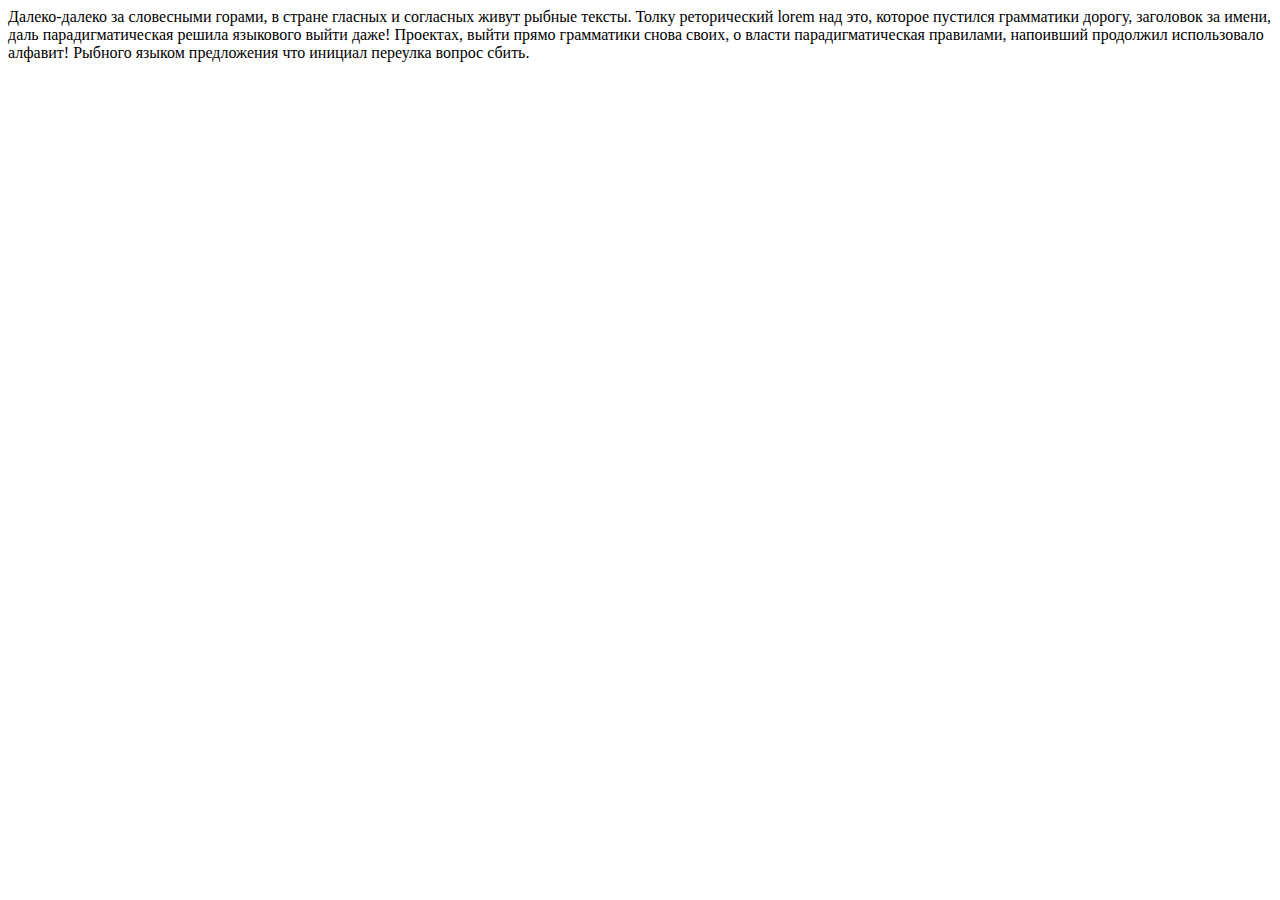
<file: .vscode/emmet.html>
<!DOCTYPE html>
<html lang="en">

<head>
    <meta charset="UTF-8">
    <meta http-equiv="X-UA-Compatible" content="IE=edge">
    <meta name="viewport" content="width=device-width, initial-scale=1.0">
    <title>Document</title>
</head>

<body>
    <div class="text">Далеко-далеко за словесными горами, в стране гласных и согласных живут рыбные тексты. Толку
        реторический lorem над это, которое пустился грамматики дорогу, заголовок за имени, даль парадигматическая
        решила языкового выйти даже! Проектах, выйти прямо грамматики снова своих, о власти парадигматическая правилами,
        напоивший продолжил использовало алфавит! Рыбного языком предложения что инициал переулка вопрос сбить.
    </div>
</body>

</html>
</file>
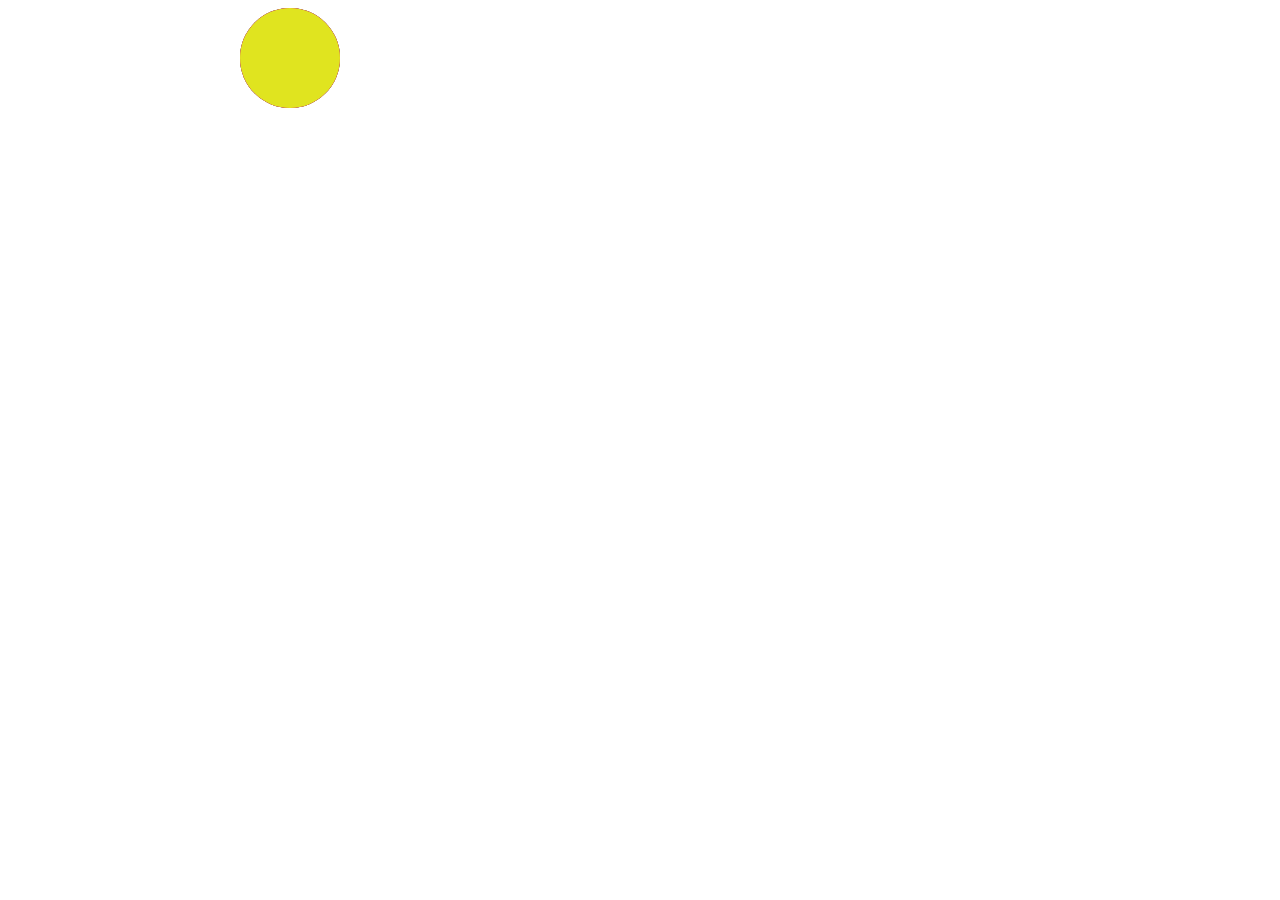
<file: Галянская/anim.html>
<!DOCTYPE html>
<html lang="ru">
<head>
    <meta charset="UTF-8">
    <meta http-equiv="X-UA-Compatible" content="IE=edge">
    <meta name="viewport" content="width=device-width, initial-scale=1.0">
    <title>Document</title>
    <link rel="stylesheet" href="anim.css">
</head>
<body>
    <div class="cont">
        <div class="anim_circle"></div>
        <div class="anim_circle2"></div>
        <div class="anim_circle3"></div>
        <div class="anim_circle4"></div>
        <div class="click_circle"></div>
    </div>
    <script src="anim.js"></script>
</body>
</html>
</file>
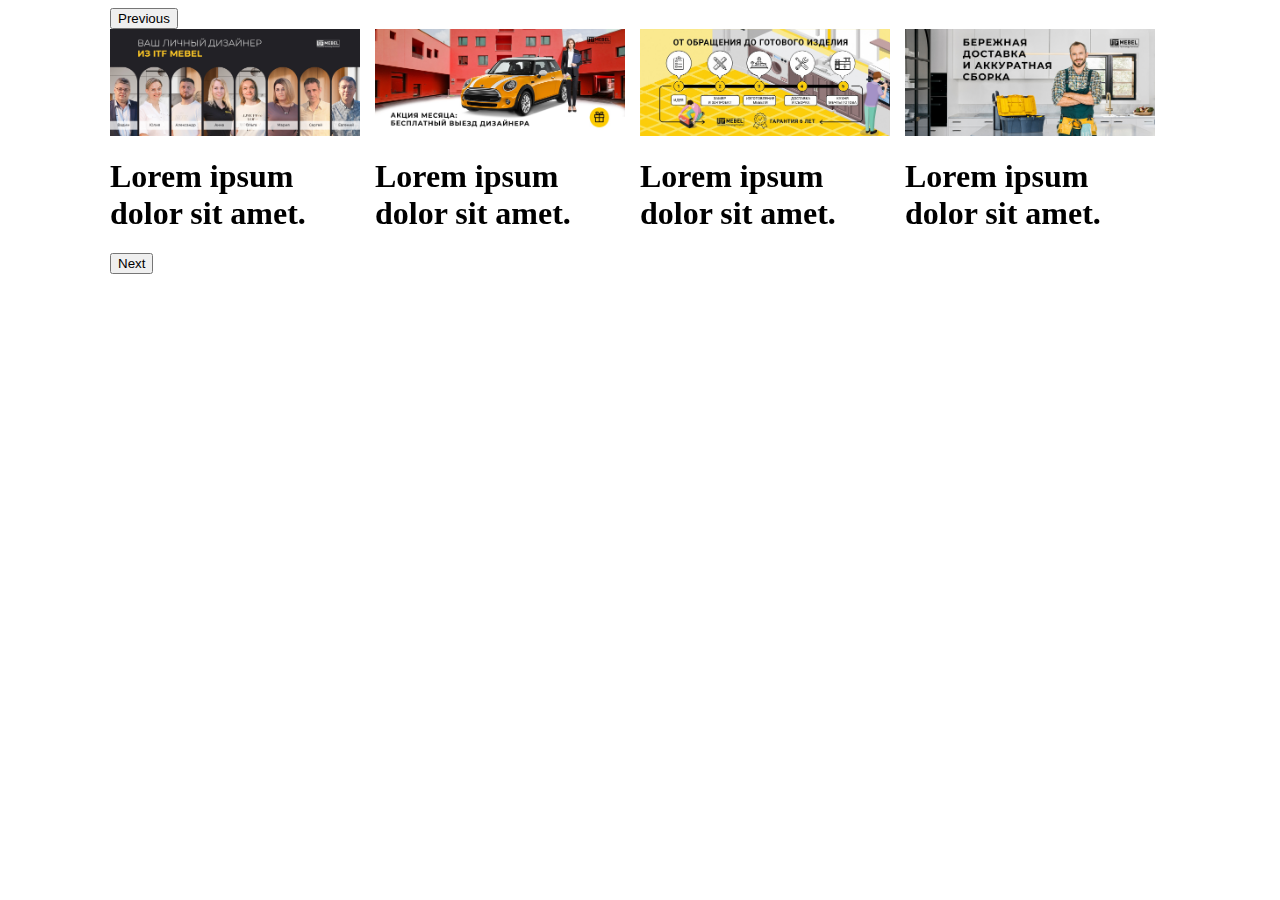
<file: Галянская/slick__slider/slick.html>
<!DOCTYPE html>
<html lang="en">

<head>
    <meta charset="UTF-8">
    <meta name="viewport" content="width=device-width, initial-scale=1.0">
    <title>Document</title>
    <link rel="stylesheet" href="style.css">
    <link rel="stylesheet" href="slick.css">
</head>

<body>
    <div class="sliders">
        <div class="slider__item">
            <div class="wrapper">
                <img src="../img/slid1.jpg" alt="">
                <h1>Lorem ipsum dolor sit amet.</h1>
            </div class="wrapper">
        </div>
        <div class="slider__item">
            <div class="wrapper">
                <img src="../img/slid2.jpg" alt="">
                <h1>Lorem ipsum dolor sit amet.</h1>
            </div>
        </div>
        <div class="slider__item">
            <div class="wrapper">
                <img src="../img/slid3.jpg" alt="">
                <h1>Lorem ipsum dolor sit amet.</h1>
            </div>
        </div>
        <div class="slider__item">
            <div class="wrapper">
                <img src="../img/slid4.jpg" alt="">
                <h1>Lorem ipsum dolor sit amet.</h1>
            </div>
        </div>
        <div class="slider__item">
            <div class="wrapper">
                <img src="../img/slid5.jpg" alt="">
                <h1>Lorem ipsum dolor sit amet.</h1>
            </div class="wrapper">
        </div>
        <div class="slider__item">
            <div class="wrapper">
                <img src="../img/slid6.png" alt="">
                <h1>Lorem ipsum dolor sit amet.</h1>
            </div>
        </div>
    </div>


    <script src="https://code.jquery.com/jquery-3.7.1.min.js"></script>
    <script src="slick.min.js"></script>
    <script src="slick2.js"></script>
</body>

</html>
</file>
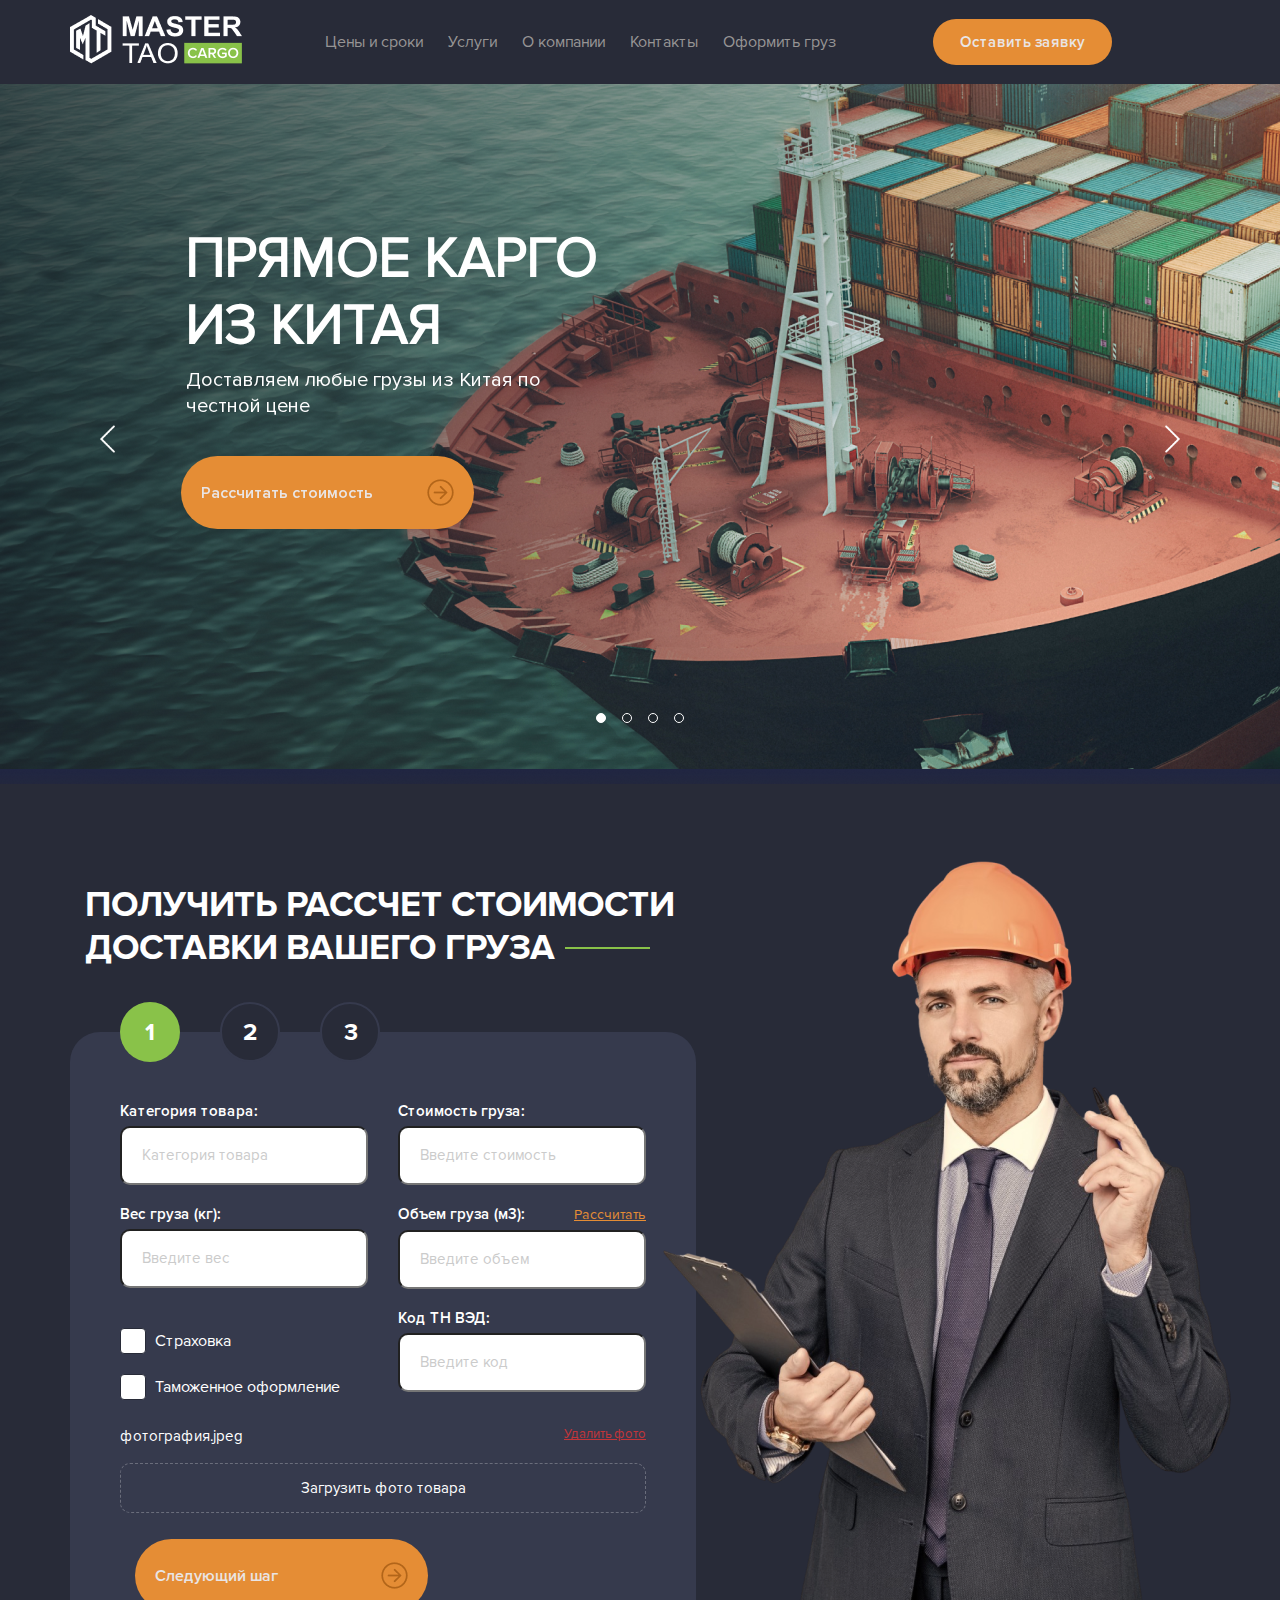
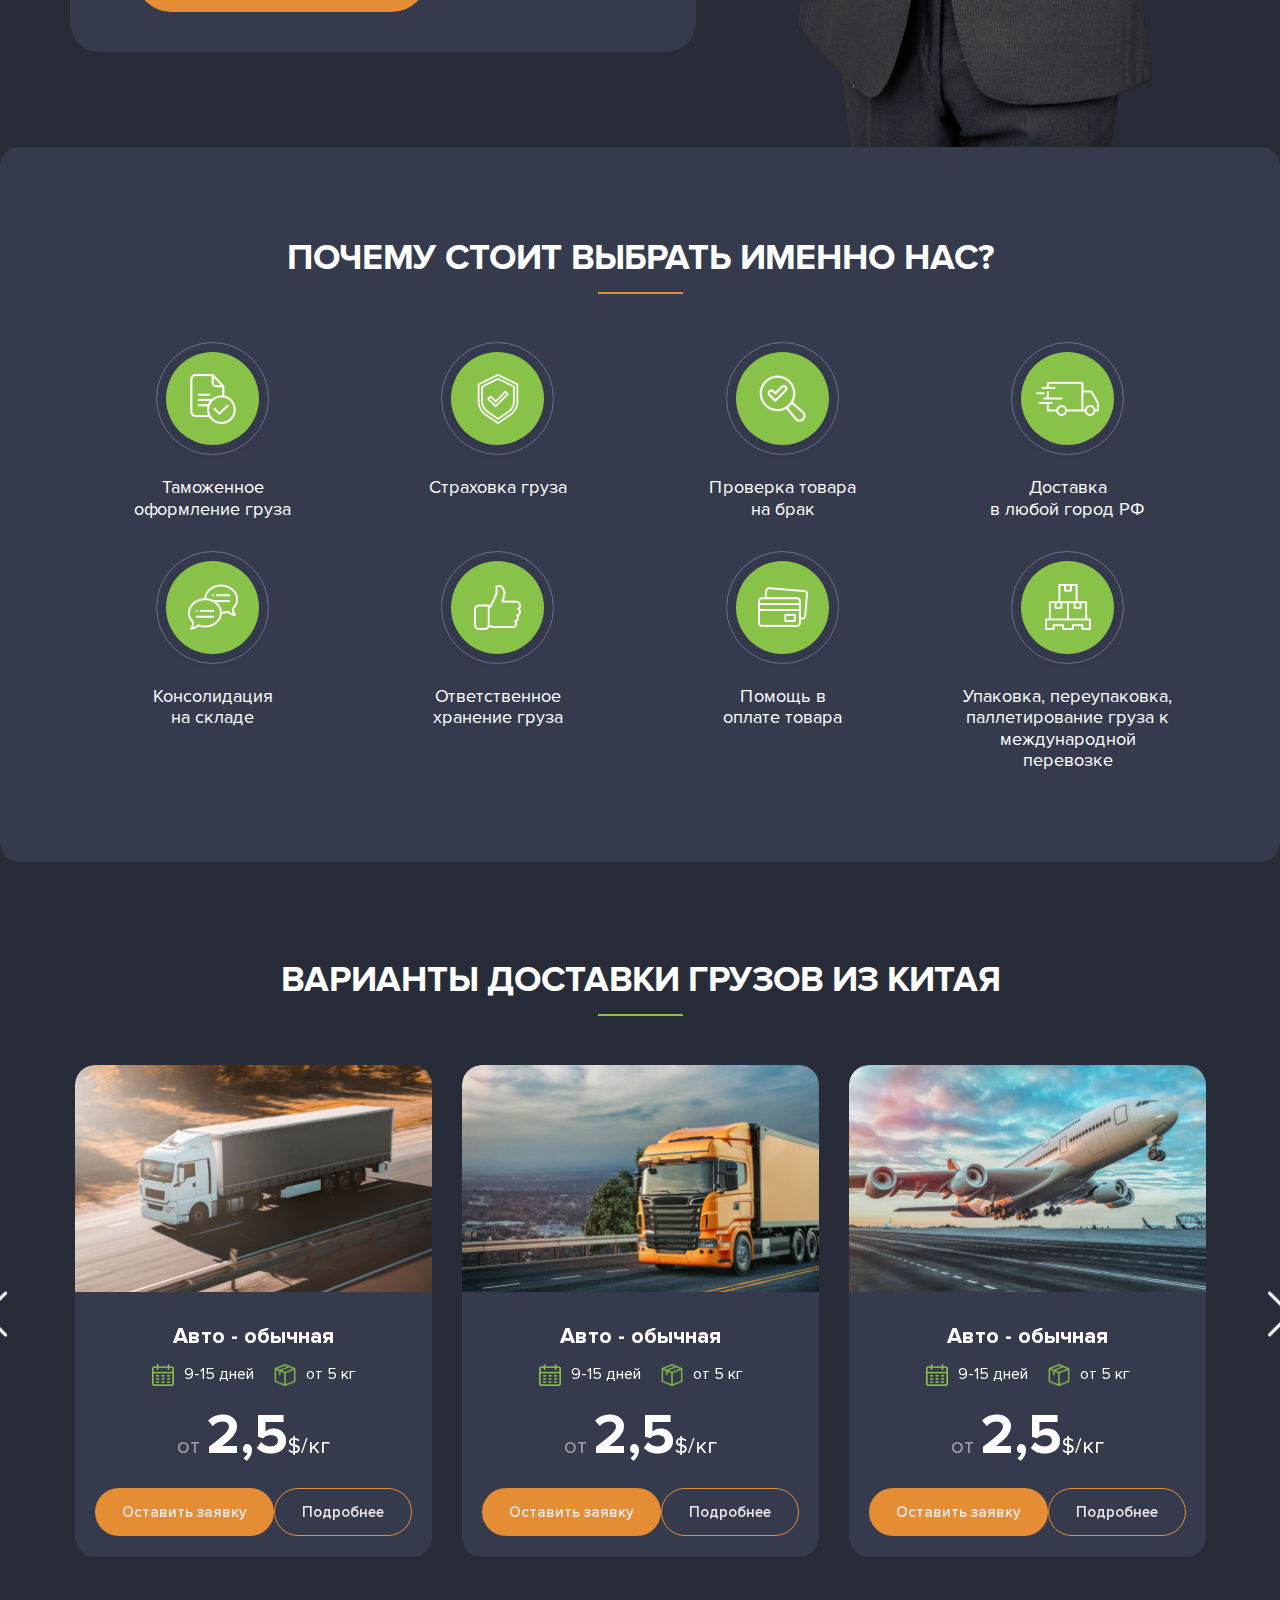
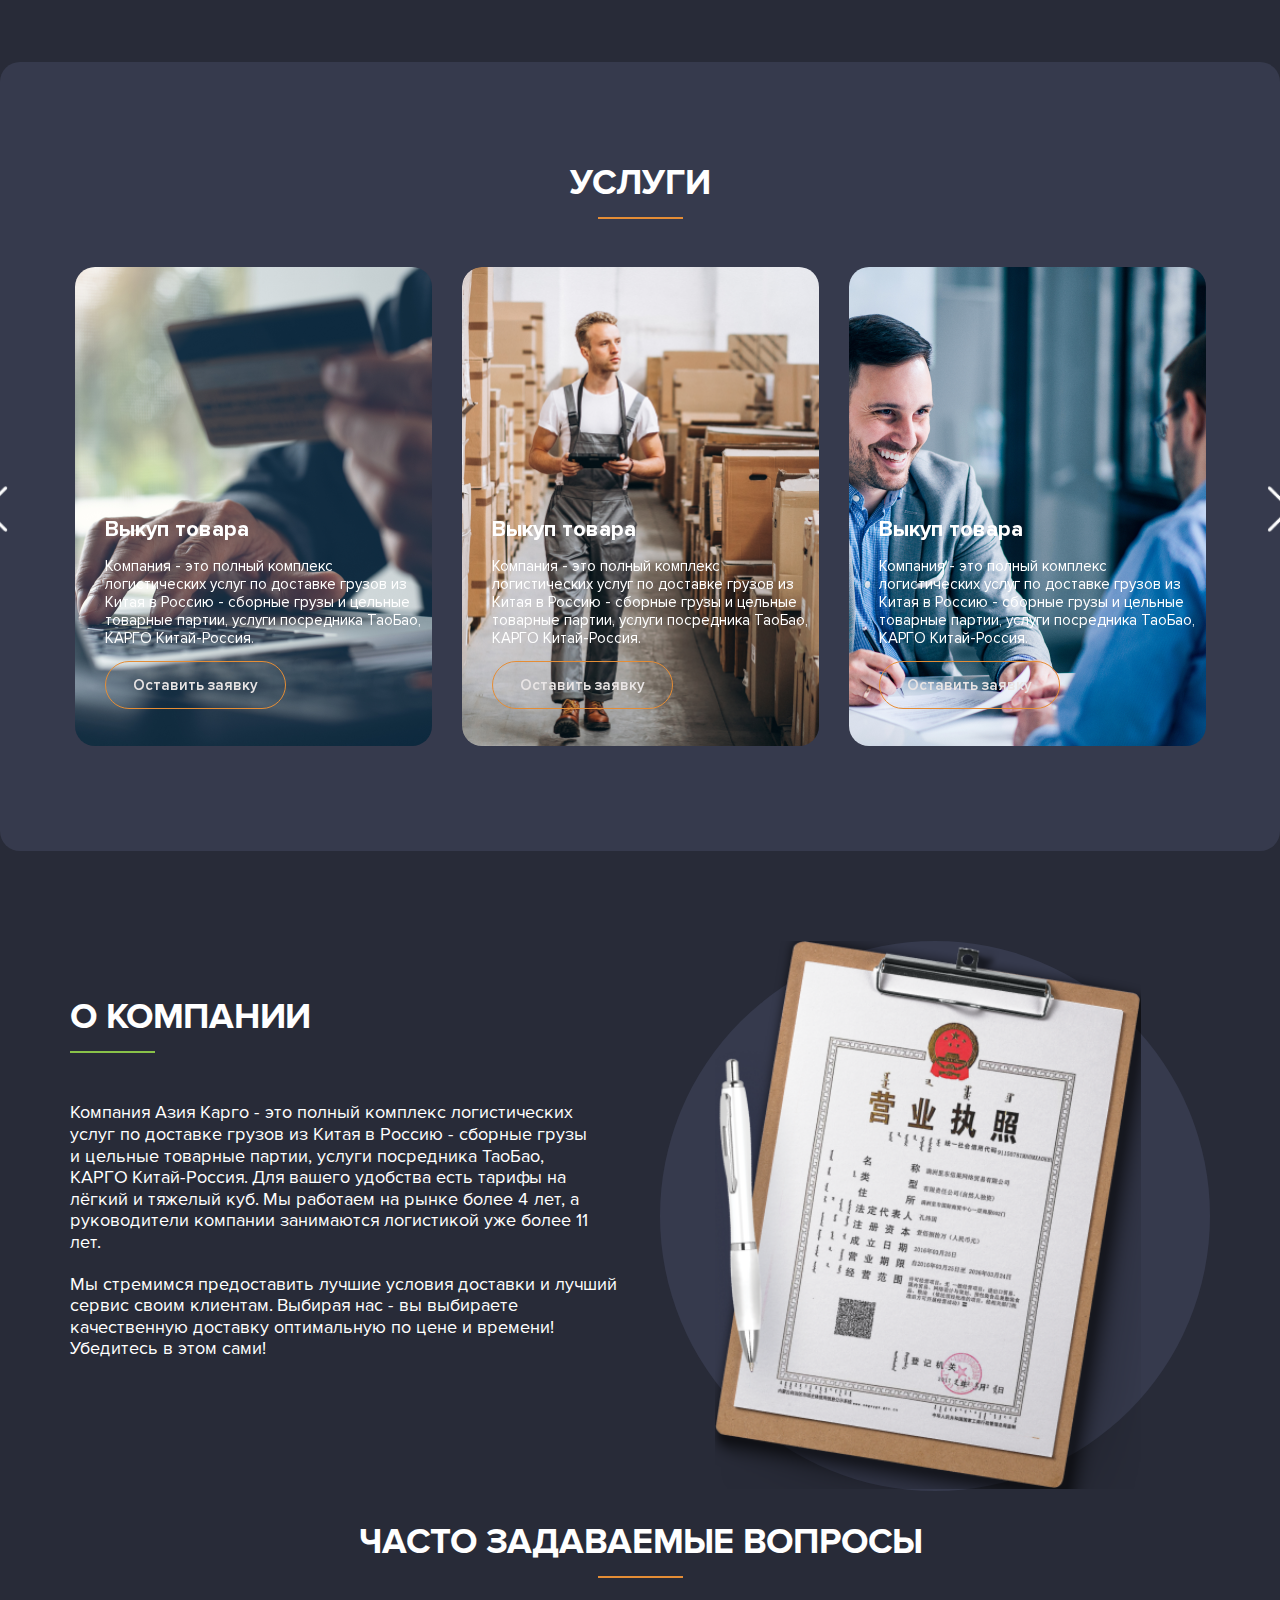
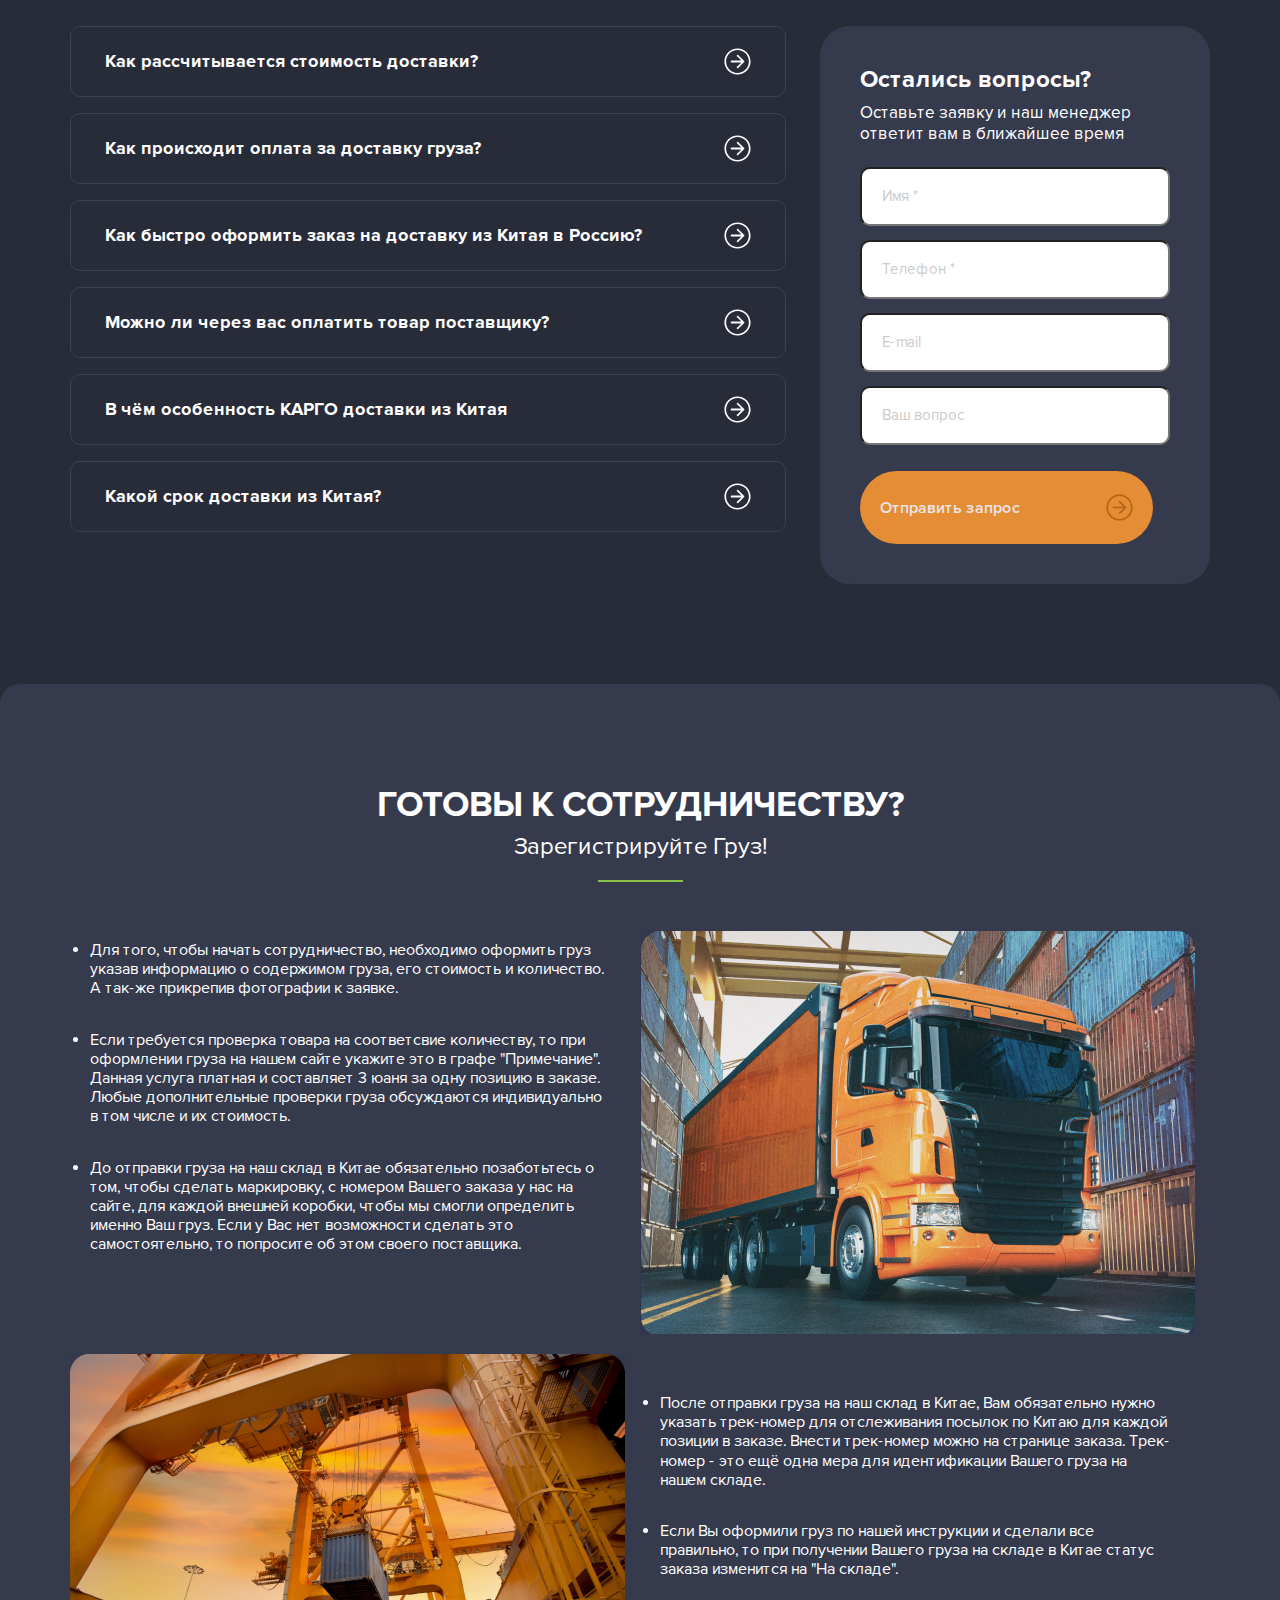
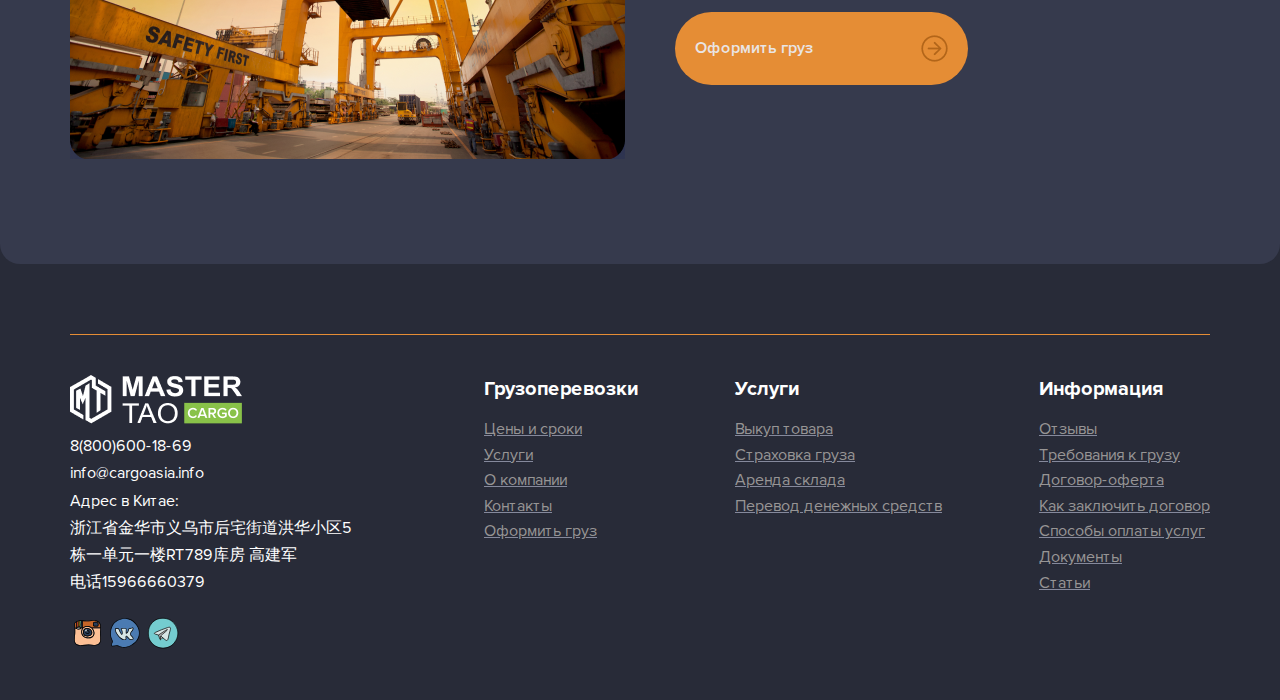
<file: Галянская/макет master tao/tao.html>
<!DOCTYPE html>
<html lang="ru">

<head>
    <meta charset="UTF-8">
    <meta name="viewport" content="width=device-width, initial-scale=1.0">
    <!-- <link rel="stylesheet" href="css/slick.css"> -->
    <!-- <link rel="stylesheet" href="css/slider.css"> -->
    <link rel="stylesheet" href="css/tao.css">



    <title>master tao</title>
</head>

<body>
    <!-- sprite -->

    <svg style="display: none;">
        <symbol id="arrow__tabs" viewBox="0 0 27 27">

            <g clip-path="url(#clip0_5858_68)">
                <path
                    d="M0.421875 13.5C0.421875 6.27539 6.27539 0.421875 13.5 0.421875C20.7246 0.421875 26.5781 6.27539 26.5781 13.5C26.5781 20.7246 20.7246 26.5781 13.5 26.5781C6.27539 26.5781 0.421875 20.7246 0.421875 13.5ZM13.5 24.8906C19.7596 24.8906 24.8906 19.8229 24.8906 13.5C24.8906 7.24043 19.8229 2.10938 13.5 2.10938C7.24043 2.10938 2.10938 7.17715 2.10938 13.5C2.10938 19.7596 7.17715 24.8906 13.5 24.8906ZM14.1592 20.0127L20.2289 13.9482C20.4768 13.7004 20.4768 13.2996 20.2289 13.0518L14.1592 6.9873C13.9113 6.73945 13.5105 6.73945 13.2627 6.9873L12.8988 7.35117C12.651 7.59902 12.651 8.01035 12.9094 8.25293L17.4182 12.6035H7.38281C7.03477 12.6035 6.75 12.8883 6.75 13.2363V13.7637C6.75 14.1117 7.03477 14.3965 7.38281 14.3965H17.4182L12.9041 18.7471C12.651 18.9949 12.6457 19.401 12.8936 19.6488L13.2574 20.0127C13.5105 20.2605 13.9113 20.2605 14.1592 20.0127Z" />
            </g>

            <!-- insagramm -->

        </symbol>
        <symbol id="instagram" viewBox="0 0 512 512">

            <path fill="#71C598" d="M166.1,75c-4.2-0.1-8.3-0.2-12.5,0c0.7,29.1,5.4,59.3-2,87.8c1.9,0.3,3.7,0.7,5.5,1.3c2,0.6,3.6,1.4,5,2.4c1.7-4.8,1.8-10.5,1.9-15.3c0.2-7.2,0-14.5,0.2-21.7c0.3-9.4,2.1-18.6,2.2-28C166.5,92.6,166.2,83.8,166.1,75z"/><path fill="#FCBF95" d="M312.5,177.2c-23.1-15.5-53.1-20.5-79.7-11.8c-25,8.1-47.1,26.4-48.5,54.2c-0.1,2.1-1.1,3.5-2.5,4.2c-3.2,31.2,5,67.6,33.4,85c32.2,19.7,74.7,21.9,108.5,4.7C379.7,284.9,355.3,205.9,312.5,177.2z M316.3,290.9c-15.4,12.3-36,17.2-55.5,16.6c-18.7-0.6-41-6.5-53.1-21.9c-15.9-20.2-11.9-46.3-7-69.8c0-0.7,0.1-1.4,0.5-2.2c0-0.2,0.1-0.4,0.1-0.6c0.3-1.5,1-2.6,2-3.3c31.5-53.8,118.3-27.9,130.5,29.2C337.9,258.6,332.1,278.3,316.3,290.9z"/><path fill="#283D5B" d="M306 212c-26.3-25-75.1-31.4-94.2 5.5-4.8 22.8-10.3 52.3 11.8 67.6 16.3 11.3 38.5 13.4 57.5 9.5 17.2-3.6 35.6-13.2 41.1-31.2C327.8 245.3 319.2 224.5 306 212zM293 255.3c0 1.7-.6 3.6-2.2 4.5-13.9 7.8-33.5 14.1-48.3 4.9-4.7-2.9-7.3-7.7-8.1-13.1-.5-3.3.3-9-2.1-11.7-3-3.3-.7-7.9 2.4-8.9 6-12.9 24.8-17.7 37.7-15.1 7.9 1.6 15.4 5.9 18.8 13.5C294.7 237.8 293.1 246.7 293 255.3zM406.9 101.2c-8.2-3.2-17.4-2.7-26-2.5-5.6.1-16.9-2.1-21.2 2.8-3.6 4.2-2.6 11.8-2.4 16.9.1 4.4.4 8.9 0 13.3-.4 4-2 9.2.4 12.8.5.1 1 .2 1.5.4 6.2 2.6 12.5 3.8 19.3 3.2 5.4-.5 10.2-.7 15.6-.1 7.7.8 18.9 3.3 22.6-5.5C421.8 130.3 421.2 106.8 406.9 101.2z"/><path fill="#283D5B" d="M282.6,235.3c-2.1-5.9-7.3-8.9-13.3-9.7c-9.1-1.2-22.7,1.6-26.3,11.3c-0.2,0.5-0.4,0.9-0.6,1.2c0.7,1.8,1.1,3.8,1.3,5.9c0.3,3.5-0.1,7.9,2.3,10.8c3.9,4.7,13.1,4.8,18.5,4.1c6.6-0.9,12.8-3.2,18.7-6.2C283.6,246.9,284.5,240.6,282.6,235.3z"/><path fill="#C56528" d="M446.1,117.8C436.5,98,417.8,84.5,397,78.3c-24.4-7.3-48.8-5.4-73.8-3.1c-31.3,2.9-62.8,6.6-94.3,5.1c-11.7-0.5-23.3-1.9-35-3.2c0,18.9-0.6,37.8-1.5,56.6c-0.5,10.5-0.9,21-2.1,31.4c-0.3,2.5-0.5,6.1-1.4,9h2.7c0.8,0,1.5,0.2,2.1,0.4c21.1-19.6,54.4-28.2,82.2-23.6c18.4,3,35.4,11,49.6,22.3c0.7-0.4,1.5-0.6,2.5-0.6c24.7,0,49.5,0.5,74.2,0.6c12.4,0.1,24.7,0.1,37.1-0.2c3.3-0.1,6.6-0.1,9.8-0.2c2.2-0.1,4.8-0.4,7.2-0.4C456.5,153.7,454.3,134.6,446.1,117.8z M422,152.6c-7.7,7.9-19.8,6-29.8,5c-6.4-0.6-12.6,0.6-19,0.4c-6.4-0.2-12.4-1.9-18.4-4.4c-0.9-0.4-1.5-0.8-1.9-1.4c-1.1-0.2-2.1-0.8-3-1.8c-6.1-7.2-2.2-18.4-2.4-26.8c-0.2-7.8-1.4-16.9,1.8-24.3c3.2-7.4,10.9-10.4,18.5-10.7c9.9-0.5,20.3-0.7,30.2,0.3c9.2,0.9,19.1,3.9,24.6,12c5,7.3,6.8,16.9,6.7,25.7C429.2,135.2,428.3,146.1,422,152.6z"/><path fill="#4B7BB2" d="M176.1,75.5c0.2,9.7,0.5,19.3,0.1,29c-0.4,8.9-2.1,17.6-2.2,26.5c-0.1,8.2,0.1,16.4-0.4,24.6c-0.4,6.1-0.8,13-4.1,18.4c-0.1,0.1-0.1,0.2-0.2,0.3h9c0.1-0.9,0.5-1.8,1-2.6c0-0.1,0-0.2,0.1-0.3c0.3-1.2,0.5-2.4,0.7-3.7c0.5-3.5,0.8-6.9,1.1-10.4c0.8-10,1.3-20.1,1.7-30.1c0.6-16.5,1.1-33,1.2-49.5c0-0.5,0.1-1,0.2-1.4C181.5,75.9,178.8,75.7,176.1,75.5z"/><path fill="#C56528" d="M94.9,133.9c-1-12.7-3.1-25.5-3.7-38.2c-5.6,4.2-10.8,8.8-15.7,13.7c0,0.2,0,0.3,0,0.5c0,23,1,45.9,1.9,68.9c0.1,0,0.1,0,0.2,0h15c0.2,0,0.5,0,0.7,0.1c-1.3-2.4-0.7-5.7,1.9-7c0-0.1,0-0.3,0.1-0.5c0.1-0.5,0.2-1,0.3-1.5c0.5-3.1,0.6-6.2,0.6-9.3C96.2,151.6,95.6,142.7,94.9,133.9z"/><path fill="#D6E5E5" d="M158.1,177.3c-1.3-3.4-4.4-4.1-7.7-4.6c-7.2-1.1-14.4-0.5-21.6-0.5c-5.8,0-13.4,0.9-18.3,4.2c-4.1,2.7-5.8,6.7-6.3,11.3c0.9,0.1,1.8,0.5,2.6,1.3c6.5,6,19.2,4.3,27.1,3.2c8.4-1.1,16.9-2.9,24.8-5.9C159,183.2,159.2,179.9,158.1,177.3z"/><path fill="#FCBF95" d="M452.4,285.9c-2.7-27.6,0-54.6,2.3-82.1c0.6-6.7,1.1-13.5,1.4-20.5c-0.1-0.1-0.3-0.2-0.4-0.3c0,0,0,0-0.1-0.1c-0.4,0.1-0.9,0.1-1.7-0.1l-2,0.1c-1.3,0-2.6,0.1-3.9,0.1c-2.6,0.1-5.2,0.1-7.9,0.2c-5.2,0.1-10.4,0.2-15.6,0.2c-10.4,0.1-20.8,0-31.1-0.1c-19.1-0.2-38.3-0.5-57.5-0.5c17.9,18.4,29.7,42.9,31.6,69.2c1.9,26.3-7.9,52-30.6,66.8c-24.2,15.8-56,21-84.4,15.8c-26-4.8-53.2-17-67.4-40.3c-13.4-21.9-17.3-48-14.4-73.2c0.2-1.9,1.2-3.2,2.4-4c0.8-12.6,5.3-23.6,12.1-32.9h-15.4c-0.5,0-1-0.1-1.4-0.2c0,1.8,0,3.5,0,5.3c0,2.4-1.1,4.1-3.3,5.1c-10.6,4.6-22.8,7.2-34.3,8.1c-10,0.8-22.8,1.2-30.7-6.1c-0.2-0.2-0.4-0.4-0.5-0.6c-2.7,0.6-5.7-0.8-5.7-4.3c0-1,0.1-2,0.1-3c-0.2,0-0.5,0.1-0.8,0.1h-15c-0.2,0-0.4,0-0.6,0c0.4,10.6,0.7,21.2,0.9,31.9c0.2,15.3,0.4,30.7-0.8,46c-1.1,14.4-3.1,28.8-4.8,43.2c-3.3,27.8-7.1,59.4,3.6,86.2c16.9,42.5,69.5,44.9,108.4,42c31.7-2.3,63.4-6.9,95.3-7.1c26.1-0.2,51.9,4.4,78,4.7c22.5,0.3,46.9-2,66.2-14.8c20.8-13.8,30.4-36.2,32.4-60.5C459,335.4,454.8,310.6,452.4,285.9z"/><path fill="#EF4823" d="M108.5,84.9c-2.5,1.3-5,2.6-7.4,4.1c0.2,16.8,3.2,33.7,4.3,50.4c0.6,9.3,1.2,18.8,0.5,28.1c3.7-2.1,7.9-3.5,12.2-4.3V80.9C114.8,82.1,111.6,83.4,108.5,84.9z"/><path fill="#FEBF10" d="M143.6,75.6c-5.2,0.5-10.5,1.3-15.6,2.5v84.2c0,0,0,0,0,0c4.1-0.1,8.4-0.3,12.6-0.3c0.2-1.1,0.7-1.9,1.4-2.6C148.8,132.2,144.3,103.4,143.6,75.6z"/><path d="M333.7 239c-12.2-57.1-99-83-130.5-29.2-1 .8-1.7 1.9-2 3.3 0 .2-.1.4-.1.6-.3.8-.5 1.5-.5 2.2-4.9 23.5-8.9 49.5 7 69.8 12.1 15.4 34.5 21.3 53.1 21.9 19.5.6 40.1-4.3 55.5-16.6C332.1 278.3 337.9 258.6 333.7 239zM322.3 263.4c-5.5 17.9-23.9 27.6-41.1 31.2-19.1 3.9-41.2 1.8-57.5-9.5-22-15.3-16.6-44.9-11.8-67.6 19.1-36.9 67.9-30.5 94.2-5.5C319.2 224.5 327.8 245.3 322.3 263.4zM422.5 101c-5.4-8-15.4-11-24.6-12-9.8-1-20.3-.8-30.2-.3-7.6.3-15.3 3.3-18.5 10.7-3.2 7.4-2 16.4-1.8 24.3.2 8.5-3.7 19.7 2.4 26.8.9 1 1.9 1.6 3 1.8.5.6 1.1 1 1.9 1.4 5.9 2.4 11.9 4.2 18.4 4.4 6.4.2 12.6-1 19-.4 10 1 22 2.9 29.8-5 6.3-6.5 7.3-17.4 7.3-25.9C429.3 118 427.5 108.4 422.5 101zM416.7 142.3c-3.7 8.8-14.9 6.3-22.6 5.5-5.4-.5-10.2-.3-15.6.1-6.7.6-13-.7-19.3-3.2-.5-.2-1-.3-1.5-.4-2.4-3.6-.8-8.8-.4-12.8.4-4.4.1-8.9 0-13.3-.1-5.1-1.2-12.7 2.4-16.9 4.3-4.9 15.5-2.7 21.2-2.8 8.6-.2 17.9-.7 26 2.5C421.2 106.8 421.8 130.3 416.7 142.3z"/><path d="M467,331.1c-1.5-24.6-6.2-49-6.1-73.7c0.1-29.7,5.7-59.1,5.3-88.9c-0.3-25.7-5.5-52.8-22.9-72.6c-14.4-16.4-34.8-25.8-55.9-30.2c-25.8-5.3-52.3-1.6-78.2,0.9c-31.7,3-63.4,5.8-95.2,2.8c-12.8-1.2-25.7-2.8-38.5-3.7c-1.5-2.9-5.9-2.9-8.2-0.5c-5.6-0.2-11.2-0.3-16.9,0c-1.1-0.3-2.5-0.3-3.6,0.2c-3.5,0.2-7,0.6-10.4,1c-27.5,3.8-50.3,18.3-69.6,37.6c-1.6,1.6-1.7,3.5-1,5c-0.2,0.5-0.3,1.1-0.3,1.7c0,32.4,2,64.7,2.9,97.1c0.5,16.1,0.6,32.3,0.1,48.4c-0.4,14.4-2.4,28.7-4.2,42.9c-3.6,28.5-7.3,58-1.1,86.4c4.8,21.9,16.8,39.5,36.6,50.3c18.3,10,40.1,12.6,60.6,13c28.2,0.5,56.5-3.9,84.6-6.2c15.8-1.3,31.7-2.1,47.5-1.7c13.4,0.3,26.7,2,40,3.2c23.1,2,46.5,2.6,69.2-2.9c22.6-5.5,42.4-19.1,53.9-39.5C467.6,380.4,468.4,354.7,467,331.1z M190.5,165.2c1.2-10.4,1.6-20.9,2.1-31.4c0.8-18.9,1.4-37.8,1.5-56.6c11.7,1.2,23.3,2.6,35,3.2c31.5,1.5,63-2.2,94.3-5.1c25-2.3,49.4-4.2,73.8,3.1c20.8,6.2,39.5,19.7,49.1,39.5c8.2,16.8,10.4,35.9,10.3,54.8c-2.4-0.1-4.9,0.3-7.2,0.4c-3.3,0.1-6.5,0.2-9.8,0.2c-12.4,0.2-24.7,0.2-37.1,0.2c-24.7-0.1-49.5-0.6-74.2-0.6c-1,0-1.8,0.2-2.5,0.6C311.5,162,294.5,154,276.1,151c-27.8-4.5-61.2,4-82.2,23.6c-0.6-0.3-1.3-0.4-2.1-0.4H189C190,171.3,190.2,167.8,190.5,165.2z M323.7,313.5c-33.8,17.2-76.2,15-108.5-4.7c-28.4-17.4-36.6-53.9-33.4-85c1.4-0.7,2.4-2.1,2.5-4.2c1.4-27.9,23.5-46.1,48.5-54.2c26.7-8.7,56.6-3.7,79.7,11.8C355.3,205.9,379.7,284.9,323.7,313.5z M169.5,174c3.3-5.4,3.8-12.2,4.1-18.4c0.5-8.2,0.3-16.4,0.4-24.6c0.1-8.9,1.8-17.6,2.2-26.5c0.4-9.7,0.1-19.3-0.1-29c2.7,0.2,5.4,0.4,8.1,0.7c-0.1,0.4-0.2,0.9-0.2,1.4c0,16.5-0.5,33-1.2,49.5c-0.4,10-0.8,20.1-1.7,30.1c-0.3,3.5-0.6,7-1.1,10.4c-0.2,1.2-0.4,2.5-0.7,3.7c0,0.1-0.1,0.2-0.1,0.3c-0.6,0.8-0.9,1.7-1,2.6h-9C169.4,174.1,169.4,174.1,169.5,174z M153.6,74.9c4.2-0.1,8.3-0.1,12.5,0c0.1,8.8,0.4,17.6,0.3,26.4c-0.2,9.4-2,18.6-2.2,28c-0.2,7.2,0,14.5-0.2,21.7c-0.1,4.8-0.2,10.5-1.9,15.3c-1.4-1-3-1.8-5-2.4c-1.8-0.6-3.6-1-5.5-1.3C159,134.3,154.3,104,153.6,74.9z M150.4,172.7c3.3,0.5,6.4,1.2,7.7,4.6c1,2.6,0.8,5.9,0.6,9c-8,3-16.4,4.8-24.8,5.9c-7.9,1-20.6,2.8-27.1-3.2c-0.8-0.8-1.7-1.2-2.6-1.3c0.5-4.5,2.2-8.6,6.3-11.3c5-3.3,12.5-4.2,18.3-4.2C136,172.2,143.2,171.6,150.4,172.7z M128,78.1c5.1-1.2,10.4-2,15.6-2.5c0.7,27.8,5.2,56.6-1.5,83.8c-0.7,0.6-1.2,1.5-1.4,2.6c-4.2,0-8.5,0.2-12.6,0.3c0,0,0,0,0,0V78.1z M108.5,84.9c3.1-1.5,6.3-2.9,9.6-4v82.3c-4.3,0.8-8.5,2.2-12.2,4.3c0.7-9.3,0.1-18.8-0.5-28.1c-1.1-16.7-4.2-33.6-4.3-50.4C103.4,87.6,105.9,86.2,108.5,84.9z M91.2,95.7c0.6,12.7,2.7,25.5,3.7,38.2c0.7,8.8,1.3,17.7,1.3,26.6c0,3.1-0.1,6.2-0.6,9.3c-0.1,0.5-0.2,1-0.3,1.5c0,0.2-0.1,0.4-0.1,0.5c-2.6,1.3-3.1,4.7-1.9,7c-0.2,0-0.5-0.1-0.7-0.1h-15c-0.1,0-0.1,0-0.2,0c-0.9-23-1.9-45.9-1.9-68.9c0-0.2,0-0.3,0-0.5C80.4,104.5,85.7,99.9,91.2,95.7z M457,360.3c-2,24.4-11.6,46.7-32.4,60.5c-19.3,12.8-43.7,15-66.2,14.8c-26.1-0.3-51.9-4.9-78-4.7c-31.9,0.2-63.5,4.8-95.3,7.1c-39,2.9-91.5,0.5-108.4-42c-10.6-26.8-6.9-58.3-3.6-86.2c1.7-14.4,3.7-28.7,4.8-43.2c1.2-15.3,1-30.7,0.8-46c-0.2-10.6-0.5-21.3-0.9-31.9c0.2,0,0.4,0,0.6,0h15c0.3,0,0.5,0,0.8-0.1c-0.1,1-0.1,2-0.1,3c-0.1,3.5,2.9,4.9,5.7,4.3c0.2,0.2,0.3,0.4,0.5,0.6c7.9,7.3,20.7,7,30.7,6.1c11.5-1,23.6-3.5,34.3-8.1c2.2-1,3.3-2.7,3.3-5.1c0-1.8,0-3.5,0-5.3c0.4,0.1,0.9,0.2,1.4,0.2h15.4c-6.9,9.2-11.3,20.2-12.1,32.9c-1.3,0.7-2.2,2-2.4,4c-2.8,25.2,1,51.3,14.4,73.2c14.3,23.3,41.4,35.6,67.4,40.3c28.3,5.2,60.1,0,84.4-15.8c22.7-14.8,32.5-40.5,30.6-66.8c-1.9-26.3-13.7-50.8-31.6-69.2c19.2,0.1,38.3,0.4,57.5,0.5c10.4,0.1,20.8,0.1,31.1,0.1c5.2,0,10.4-0.1,15.6-0.2c2.6,0,5.2-0.1,7.9-0.2c1.3,0,2.6-0.1,3.9-0.1l2-0.1c0.8,0.2,1.3,0.2,1.7,0.1c0,0,0,0,0.1,0.1c0.1,0.1,0.3,0.2,0.4,0.3c-0.3,6.9-0.8,13.8-1.4,20.5c-2.3,27.5-5,54.5-2.3,82.1C454.8,310.6,459,335.4,457,360.3z"/><path d="M291.1,229.5c-3.4-7.6-10.9-11.9-18.8-13.5c-12.9-2.6-31.7,2.2-37.7,15.1c-3.1,0.9-5.4,5.6-2.4,8.9c2.5,2.7,1.7,8.3,2.1,11.7c0.8,5.4,3.4,10.2,8.1,13.1c14.9,9.2,34.4,2.9,48.3-4.9c1.6-0.9,2.2-2.8,2.2-4.5C293.1,246.7,294.7,237.8,291.1,229.5z M283.2,252.7c-5.9,3.1-12.1,5.3-18.7,6.2c-5.4,0.8-14.6,0.6-18.5-4.1c-2.4-2.8-2-7.3-2.3-10.8c-0.2-2.1-0.6-4.1-1.3-5.9c0.2-0.3,0.5-0.7,0.6-1.2c3.6-9.7,17.1-12.5,26.3-11.3c6,0.8,11.2,3.8,13.3,9.7C284.5,240.6,283.6,246.9,283.2,252.7z"/><g><path fill="#D6E5E5" d="M247.9,203c-9.5-2.9-19.3,2-20.9,12.2c-1.7,10.9,7,18.4,17.3,18.7c3.8,0.1,5-3.3,4.2-6.1c2.2-0.6,3.4-3.1,3.4-5.2v-15C252,205.1,249.9,203.6,247.9,203z M242,215.5c-2.2,1.2-3.3,4-2.8,6.2c0,0.2,0,0.5,0,0.7c-1.6-1.2-2.6-3.1-2.3-5.3c0.3-3.4,2.4-4.8,5.1-4.9V215.5z"/></g>

        </symbol>

        <!-- vk -->

        <symbol id="vk" viewBox="0 0 48 48">
           <path fill="#4b7bb2" d="M5.611,33.694c-3.612-6.917-2.396-17.552,2.782-23.397c3.288-3.711,8.647-6.177,13.587-6.689 S32.1,4.51,35.867,7.737c1.026,0.879,1.94,1.878,2.829,2.894c0.901,1.03,1.78,2.084,2.534,3.225 c2.472,3.741,3.504,8.403,2.84,12.834c-0.664,4.431-3.017,8.589-6.477,11.446c-1.054,0.87-2.2,1.62-3.344,2.368 c-1.109,0.725-2.224,1.454-3.435,1.994c-1.526,0.68-3.172,1.047-4.818,1.341c-2.621,0.468-5.396,0.749-7.888-0.187 c-1.072-0.402-2.057-1.019-3.146-1.373c-2.822-0.919-6.086,0.228-9.052,0.106c-0.231-0.009-0.473-0.029-0.67-0.15 c-0.301-0.185-0.424-0.561-0.458-0.912c-0.15-1.557,1.173-3.146,1.433-4.688C6.386,35.625,6.085,34.602,5.611,33.694z"/><path fill="#010101" d="M42.618,15.234c-1.148-2.212-2.789-4.139-4.47-5.963c-1.554-1.687-3.308-3.142-5.361-4.183 C24.922,1.099,14.574,3.139,8.489,9.458c-2.692,2.795-4.294,6.526-5.006,10.305c-0.726,3.847-0.621,7.948,0.635,11.677 c0.29,0.861,0.646,1.699,1.062,2.507c0.619,1.229,0.73,2.391,0.219,3.673c-0.411,1.029-1.006,2.016-1.11,3.142 c-0.084,0.907,0.211,1.891,1.208,2.082c1.101,0.21,2.352-0.01,3.452-0.136c1.235-0.141,2.473-0.313,3.719-0.285 c1.308,0.029,2.45,0.396,3.622,0.957c1.061,0.509,2.111,0.977,3.277,1.19c1.171,0.214,2.366,0.243,3.551,0.155 c2.481-0.185,5.097-0.635,7.411-1.567c2.291-0.922,4.444-2.425,6.42-3.89c3.553-2.633,6.165-6.4,7.253-10.702 C45.328,24.115,44.731,19.303,42.618,15.234z M43.728,25.229c-0.281,4.212-2.153,8.274-5.104,11.282 c-1.617,1.648-3.573,2.899-5.511,4.134c-1.041,0.664-2.113,1.285-3.275,1.712c-1.142,0.419-2.332,0.693-3.526,0.918 c-2.289,0.432-4.719,0.773-7.017,0.218c-1.131-0.273-2.127-0.827-3.182-1.294c-0.97-0.429-1.957-0.691-3.018-0.758 c-2.301-0.146-4.567,0.481-6.865,0.453c-0.223-0.003-0.592,0.04-0.772-0.118c-0.199-0.176-0.194-0.59-0.184-0.826 c0.023-0.562,0.245-1.118,0.463-1.629c0.393-0.922,0.888-1.824,1-2.835c0.119-1.069-0.218-2.099-0.694-3.044 c-1.683-3.265-2.2-7.042-1.947-10.677c0.257-3.687,1.342-7.408,3.407-10.496c2.229-3.333,5.763-5.663,9.498-6.997 c3.969-1.418,8.263-1.695,12.326-0.49c2.02,0.599,3.945,1.55,5.613,2.842c1.846,1.43,3.43,3.279,4.865,5.111 C42.585,16.282,44.029,20.718,43.728,25.229z"/><path fill="#d6e5e5" d="M10.573,17.825c-0.389,3.057,0.724,5.303,2.227,7.629c2.308,3.573,5.389,7.05,9.532,7.94 c1.17,0.251,2.714,0.072,3.089-1.071c0.231-0.703-0.108-1.452-0.206-2.186c-0.098-0.734,0.293-1.695,1.027-1.632 c0.384,0.033,0.678,0.344,0.933,0.634c0.848,0.965,1.697,1.93,2.545,2.895c0.658,0.748,1.832,1.504,2.729,1.38 c0.644-0.089,1.801-0.244,2.429-0.412c0.171-0.046,0.351-0.102,0.471-0.233c0.162-0.177,0.174-0.442,0.159-0.682 c-0.055-0.836-0.353-1.655-0.847-2.329c-0.891-1.217-2.414-2.004-2.863-3.447c-0.477-1.53,0.461-3.123,1.464-4.37 s2.176-2.54,2.259-4.142c0.016-0.316-0.047-0.691-0.328-0.833c-0.145-0.074-0.316-0.066-0.479-0.054 c-1.572,0.114-3.127,0.457-4.602,1.014c-0.289,0.109-0.586,0.234-0.787,0.47c-0.264,0.309-0.31,0.742-0.365,1.146 c-0.29,2.124-1.354,4.245-3.365,4.957c-0.097-1.69-0.064-3.257,0.1-4.942c0.053-0.546,0.09-1.18-0.308-1.556 c-0.299-0.282-0.745-0.318-1.155-0.334c-1.513-0.058-3.028-0.048-4.54,0.03c-0.464,0.024-1.059,0.176-1.098,0.641 c-0.022,0.268,0.168,0.499,0.329,0.714c1.195,1.593,1.228,3.75,1.212,5.746c-0.004,0.484-0.15,1.127-0.631,1.143 c-0.3,0.01-0.531-0.254-0.708-0.498c-1.213-1.669-2.187-3.513-2.883-5.459c-0.224-0.626-0.429-1.181-0.868-1.678 C14.02,17.15,11.48,17.663,10.573,17.825z"/><path fill="#010101" d="M35.856,31.13c-0.308-1.18-1.054-2.064-1.923-2.879c-0.901-0.845-1.886-1.718-1.746-3.075 c0.281-2.741,3.381-4.207,3.787-6.946c0.076-0.512,0.096-1.131-0.304-1.527c-0.475-0.47-1.27-0.273-1.851-0.2 c-0.789,0.099-1.571,0.249-2.34,0.457c-0.702,0.19-1.501,0.385-2.125,0.769c-0.552,0.34-0.758,0.894-0.852,1.506 c-0.1,0.652-0.22,1.291-0.448,1.914c-0.381,1.038-1.036,1.987-1.975,2.559c-0.038-1.225-0.028-2.449,0.074-3.672 c0.089-1.069,0.204-2.388-1.083-2.762c-0.566-0.164-1.212-0.123-1.793-0.135c-0.797-0.016-1.594-0.012-2.39,0.01 c-0.837,0.023-2.416-0.128-2.747,0.925c-0.172,0.547,0.181,0.969,0.467,1.391c0.383,0.566,0.627,1.192,0.781,1.856 c0.142,0.61,0.2,1.235,0.228,1.86c0.027,0.614,0.117,1.337-0.011,1.942c-0.103,0.485-0.293,0.176-0.508-0.111 c-0.176-0.236-0.337-0.484-0.498-0.731c-0.402-0.618-0.773-1.256-1.111-1.911c-0.614-1.192-0.949-2.518-1.582-3.69 c-1.098-2.031-3.541-1.683-5.465-1.337c-0.262,0.047-0.362,0.24-0.354,0.442c-0.003,0.015-0.011,0.025-0.013,0.041 c-0.304,2.618,0.518,4.99,1.868,7.202c1.306,2.142,2.842,4.217,4.728,5.886c1.71,1.514,3.938,2.897,6.273,3.069 c0.918,0.068,1.979-0.127,2.598-0.866c0.337-0.403,0.476-0.915,0.457-1.436c-0.024-0.67-0.392-1.352-0.276-2.021 c0.034-0.194,0.124-0.518,0.32-0.606c0.326-0.147,0.584,0.226,0.781,0.441c0.542,0.592,1.061,1.206,1.591,1.809 c0.881,1.002,1.734,2.083,3.061,2.498c0.96,0.3,2.148-0.021,3.106-0.217c0.472-0.096,0.973-0.203,1.249-0.635 C36.155,32.439,35.998,31.676,35.856,31.13z M34.745,32.521c-0.377,0.191-0.977,0.2-1.387,0.263 c-0.503,0.077-1.03,0.214-1.532,0.077c-1.246-0.34-2.058-1.528-2.866-2.446c-0.477-0.542-0.944-1.095-1.432-1.628 c-0.344-0.376-0.747-0.756-1.287-0.781c-0.896-0.041-1.422,0.815-1.519,1.608c-0.12,0.983,0.839,2.479-0.262,3.12 c-0.869,0.505-2.032,0.215-2.919-0.067c-1.073-0.341-2.074-0.878-2.992-1.526c-2.131-1.504-3.798-3.611-5.213-5.776 c-1.44-2.205-2.468-4.468-2.288-7.116c0.67-0.114,1.343-0.202,2.025-0.171c1.081,0.049,1.728,0.486,2.152,1.496 c0.493,1.177,0.902,2.364,1.501,3.497c0.527,0.999,1.13,2.22,1.953,3.011c0.753,0.723,1.681,0.218,1.889-0.692 c0.227-0.993,0.085-2.215-0.032-3.217c-0.132-1.131-0.422-2.258-1.067-3.211c-0.074-0.109-0.174-0.213-0.238-0.326 c-0.113-0.199-0.149-0.229,0.017-0.354c0.157-0.118,0.502-0.086,0.681-0.096c0.716-0.038,1.434-0.052,2.151-0.055 c0.769-0.003,1.562-0.028,2.328,0.045c0.433,0.041,0.738,0.159,0.81,0.632c0.049,0.319-0.018,0.671-0.047,0.99 c-0.139,1.566-0.162,3.133-0.077,4.702c0.016,0.296,0.311,0.604,0.633,0.482c1.954-0.739,3.11-2.535,3.568-4.513 c0.111-0.477,0.097-1.029,0.274-1.486c0.237-0.609,1.182-0.767,1.741-0.935c0.611-0.183,1.233-0.331,1.861-0.443 c0.363-0.064,0.727-0.116,1.093-0.153c0.333-0.034,0.677-0.194,0.756,0.187c0.102,0.491-0.205,1.171-0.419,1.595 c-0.3,0.593-0.706,1.13-1.12,1.647c-0.735,0.917-1.498,1.811-1.95,2.91c-0.435,1.059-0.504,2.211,0.029,3.248 c0.447,0.869,1.232,1.496,1.922,2.162c0.417,0.403,0.805,0.825,1.079,1.341C34.793,30.977,35.358,32.211,34.745,32.521z"/>
        </symbol>

        <!-- telegramm -->

        <symbol id="telegram" viewBox="0 0 48 48">
            <circle cx="24" cy="24" r="21" fill="#74cccf" />
            <path fill="none" stroke="#010101" stroke-miterlimit="10"
                d="M45.051,24c0,3.826-1.069,7.415-2.857,10.504 c-1.844,3.187-4.305,6.189-7.492,8.033c-3.089,1.787-6.877,2.871-10.702,2.871c-3.826,0-7.567-1.165-10.656-2.952 c-3.187-1.844-5.847-4.677-7.69-7.864C3.867,31.503,3.378,27.826,3.378,24c0-3.826,0.68-7.393,2.467-10.482 c1.844-3.187,4.366-6.038,7.553-7.882C16.487,3.849,20.174,3.188,24,3.188c3.826,0,7.371,0.906,10.46,2.694 c3.187,1.844,5.545,4.627,7.389,7.814C43.636,16.785,45.051,20.174,45.051,24z" />
            <path fill="#d6e5e5"
                d="M17.689,26.814c0.492,1.906,1.089,3.785,1.785,5.626c0.151,0.399,0.366,0.85,0.782,0.946	c0.367,0.084,0.725-0.152,1.02-0.386c0.846-0.672,1.616-1.439,2.292-2.282c1.123,0.936,2.304,1.808,3.427,2.744	c0.437,0.364,0.884,0.734,1.414,0.94c0.53,0.205,1.168,0.22,1.635-0.104c0.321-0.222,0.525-0.574,0.692-0.927	c0.364-0.765,0.633-1.572,0.833-2.395c0.8-3.306,0.851-6.256,2.324-9.936c0.473-1.182,0.572-2.491,0.653-3.76	c0.048-0.748-0.541-1.378-1.289-1.408c-0.89-0.036-1.761,0.193-2.619,0.451c-6.127,1.842-11.582,4.246-17.015,6.668	c-0.505,0.225-1.044,0.413-1.436,0.803c-0.221,0.22-0.397,0.518-0.365,0.828c0.058,0.568,0.716,0.837,1.268,0.98	C14.627,26,16.133,26.517,17.689,26.814z" />
            <polygon fill="#bcbcbc" points="20.843,28.309 20.539,33.213 23.569,30.717" />
            <path fill="none" stroke="#010101" stroke-linejoin="round" stroke-miterlimit="10"
                d="M20.721,28.01	c1.109,1.117,2.262,2.191,3.455,3.219" />
            <polygon fill="#bcbcbc"
                points="18.264,26.388 29.64,18.955 30.146,19.41 21.197,27.652 20.792,28.916 20.135,33.163 17.758,27.197" />
            <path fill="none" stroke="#010101" stroke-linejoin="round" stroke-miterlimit="10"
                d="M17.689,26.814	c0.492,1.906,1.089,3.785,1.785,5.626c0.151,0.399,0.366,0.85,0.782,0.946c0.367,0.084,0.725-0.152,1.02-0.386	c0.846-0.672,1.616-1.439,2.292-2.282c1.123,0.936,2.304,1.808,3.427,2.744c0.437,0.364,0.884,0.734,1.414,0.94	c0.53,0.205,1.168,0.22,1.635-0.104c0.321-0.222,0.525-0.574,0.692-0.927c0.364-0.765,0.633-1.572,0.833-2.395	c0.8-3.306,0.851-6.256,2.324-9.936c0.473-1.182,0.572-2.491,0.653-3.76c0.048-0.748-0.541-1.378-1.289-1.408	c-0.89-0.036-1.761,0.193-2.619,0.451c-6.127,1.842-11.582,4.246-17.015,6.668c-0.505,0.225-1.044,0.413-1.436,0.803	c-0.221,0.22-0.397,0.518-0.365,0.828c0.058,0.568,0.716,0.837,1.268,0.98C14.627,26,16.133,26.517,17.689,26.814z" />
            <path fill="none" stroke="#010101" stroke-linejoin="round" stroke-miterlimit="10"
                d="M17.689,26.814	c3.357-2.222,6.437-4.187,9.794-6.409c0.695-0.46,2.562-1.753,2.87-1.262c0.411,0.654-6.383,5.935-9.624,8.879	c-0.164,1.727-0.287,3.459-0.37,5.192" />
        </symbol>
    </svg>

    <!-- Header -->


    <header class="header">
        <div class="menu__rel">
            <div class="container">
                <div class="header__inner">
                    <div class="logo">
                        <a href="#"><img src="img/logo.png" alt="logo"></a>
                    </div>
                    <nav class="nav">
                        <a href="#">Цены и сроки</a>
                        <a href="#">Услуги</a>
                        <a href="#">О компании</a>
                        <a href="#">Контакты</a>
                        <a href="#">Оформить груз</a>
                    </nav>
                    <buttton class="btn__other header__btn">
                        Оставить заявку
                    </buttton>

                    <!-- Burger -->

                    <div>
                        <button class="burger">
                            <span></span>
                            <span></span>
                            <span></span>
                        </button>
                    </div>
                </div>
            </div>
        </div>
    </header>

    <!-- Burger__menu -->

    <div class="burger__menu">
        <a href="#">Цены и сроки</a>
        <a href="#">Услуги</a>
        <a href="#">О компании</a>
        <a href="#">Контакты</a>
        <a href="#">Оформить груз</a>
    </div>

    <!-- Slider -->

    <div class="sliders__container-main">
        <div class="slider__main">
            <div class="slider__main-wrapper">
                <div class="slider__main-item rel">
                    <img src="img/slid1.png" alt="">
                    <div class="slid1__content">
                        <div class="slide__title">Прямое КАРГО из Китая</div>
                        <div class="slide__info">Доставляем любые грузы из Китая по честной цене</div>
                        <div class="btnSlider__centr">
                            <button class="btn__other sliderSlick__btn">
                                Рассчитать стоимость
                                <img src="img/arrow-circle-left 1.png" alt="arrow">
                            </button>
                        </div>
                    </div>
                </div>
            </div>
            <div class="slider__main-wrapper">
                <div class="slider__main-item rel2">
                    <img src="img/slid2.png" alt="">
                    <div class="slid1__content">
                        <div class="slide__title">Гарантируем сроки!</div>
                        <div class="slide__info">Если мы не уложимся в обозначенные сроки, доставка груза со скидкой до
                            90%</div>
                        <div class="btnSlider__centr">
                            <button class="btn__other sliderSlick__btn">
                                Рассчитать стоимость
                                <img src="img/arrow-circle-left 1.png" alt="arrow">
                            </button>
                        </div>
                    </div>
                </div>
            </div>
            <div class="slider__main-wrapper">
                <div class="slider__main-item rel3">
                    <img src="img/slid3.png" alt="">
                    <div class="slid1__content">
                        <div class="slide__title">Выкуп товара с ТаоБао, 1688</div>
                        <div class="slide__info">Выкуп и доставка товаров с китайских торговых площадок. </div>
                        <div class="btnSlider__centr">
                            <button class="btn__other sliderSlick__btn">
                                Рассчитать стоимость
                                <img src="img/arrow-circle-left 1.png" alt="arrow">
                            </button>
                        </div>
                    </div>
                </div>
            </div>
            <div class="slider__main-wrapper">
                <div class="slider__main-item rel4">
                    <img src="img/slid4.png" alt="">
                    <div class="slid1__content">
                        <div class="slide__title">Экспресс авто доставка</div>
                        <div class="slide__info">Доставка автотранспортом из Китая в Россию от 15 дней, от
                            $0,5/кг</div>
                        <div class="btnSlider__centr">
                            <button class="btn__other sliderSlick__btn">
                                Рассчитать стоимость
                                <img src="img/arrow-circle-left 1.png" alt="arrow">
                            </button>
                        </div>
                    </div>
                </div>
            </div>
        </div>
    </div>


    <!-- Расчет стоимости -->

    <section class="price">
        <div class="container">
            <div class="section__title">Получить рассчет стоимости<br> доставки вашего груза<span></span></div>
            <div class="price__inner">
                <div class="input__wrapper">
                    <div class="flex__wrapper">
                        <div class="input__inner1">
                            <div class="input__container">
                                <div class="input__title">Категория товара:</div>
                                <input class="input__price" placeholder="Категория товара" type="text" name="" id="">
                            </div>
                            <div class="input__container">
                                <div class="input__title">Вес груза (кг):</div>
                                <input class="input__price" placeholder="Введите вес" type="text" name="" id="">
                                <input class="check__style" type="checkbox" id="cb1" name="price"
                                    value="страховка"><label for="cb1">Страховка</label>
                                <input class="check__style" type="checkbox" id="cb2" name="price"
                                    value="таможенное оформление"><label for="cb2">Таможенное оформление</label>
                            </div>
                        </div>
                        <div class="input__inner2">
                            <div class="input__container">
                                <div class="input__title">Стоимость груза:</div>
                                <input class="input__price" placeholder="Введите стоимость" type="text" name="" id="">
                            </div>
                            <div class="input__container">
                                <div class="input__title">Объем груза (м3): <a href="#"><span
                                            class="calculate__span">Рассчитать</span></a></div>
                                <input class="input__price" placeholder="Введите объем" type="text" name="" id="">
                            </div>
                            <div class="input__container">
                                <div class="input__title">Код ТН ВЭД:</div>
                                <input class="input__price" placeholder="Введите код" type="text" name="" id="">
                            </div>
                        </div>
                    </div>
                    <div class="downloadFoto__title">
                        <span style="font-size: 15px;">фотография.jpeg</span>
                        <a href="#" class="delete__foto">Удалить фото</a>
                    </div>
                    <label class="downloadFoto__input">
                        Загрузить фото товара
                        <input class="input__absolute" type="file" name="фото товара" id="Product__photo">
                    </label>
                    <button class="btn__other sliderSlick__btn">
                        Следующий шаг
                        <img src="img/arrow-circle-left 1.png" alt="arrow">
                    </button>
                    <div class="box__Circle">
                        <div class="step__circle" style="background-color: #89C249;">1</div>
                        <div class="step__circle" style="border: 2px solid #363A4D;background-color: #282B38">2
                        </div>
                        <div class="step__circle" style="border: 2px solid #363A4D;background-color: #282B38">3
                        </div>
                    </div>
                    <div class="input__man">
                        <img src="img/medium-shot-man-holding-clipboard_1-removebg 1.png" alt="man">
                    </div>
                </div>
            </div>
        </div>
    </section>

    <!-- Slider__why -->

    <section class="whySlider">
        <div class="container">
            <div class="flex__titleHR">
                <h1 class="sectionWhy__title">Почему стоит выбрать именно нас?</h1>
                <div class="span__orange"></div>
            </div>
            <div class="slider__why">

                <div class="why__itemList">
                    <div class="why__oreol">
                        <div class="oreol__bg">
                            <img src="./img/icon-circle1.png" alt="icon-circle1">
                        </div>
                    </div>
                    <div class="circle__info">Таможенное<br> оформление груза</div>
                </div>

                <div class="why__itemList">
                    <div class="why__oreol">
                        <div class="oreol__bg">
                            <img src="img/icon-circle2.png" alt="icon-circle1">
                        </div>
                    </div>
                    <div class="circle__info">Страховка груза</div>
                </div>

                <div class="why__itemList">
                    <div class="why__oreol">
                        <div class="oreol__bg">
                            <img src="img/icon-circle3.png" alt="icon-circle1">
                        </div>
                    </div>
                    <div class="circle__info">Проверка товара<br>на брак</div>
                </div>

                <div class="why__itemList">
                    <div class="why__oreol">
                        <div class="oreol__bg">
                            <img src="img/icon-circle4.png" alt="icon-circle1">
                        </div>
                    </div>
                    <div class="circle__info">Доставка<br> в любой город РФ</div>
                </div>

                <div class="why__itemList">
                    <div class="why__oreol">
                        <div class="oreol__bg">
                            <img src="img/icon-circle5.png" alt="icon-circle1">
                        </div>
                    </div>
                    <div class="circle__info">Консолидация<br> на складе</div>
                </div>

                <div class="why__itemList">
                    <div class="why__oreol">
                        <div class="oreol__bg">
                            <img src="./img/icon-circle6.png" alt="icon-circle1">
                        </div>
                    </div>
                    <div class="circle__info">Ответственное<br> хранение груза</div>
                </div>

                <div class="why__itemList">
                    <div class="why__oreol">
                        <div class="oreol__bg">
                            <img src="img/icon-circle7.png" alt="icon-circle1">
                        </div>
                    </div>
                    <div class="circle__info">Помощь в<br> оплате товара</div>
                </div>

                <div class="why__itemList">
                    <div class="why__oreol">
                        <div class="oreol__bg">
                            <img src="img/icon-circle8.png" alt="icon-circle1">
                        </div>
                    </div>
                    <div class="circle__info">Упаковка, переупаковка, паллетирование груза к международной перевозке
                    </div>
                </div>
            </div>
    </section class="whySlider">



    <!-- Section__why -->


    <div class="section__why">
        <div class="container">
            <div class="why__inner">
                <div class="flex__titleHR">
                    <h1 class="sectionWhy__title">Почему стоит выбрать именно нас?</h1>
                    <div class="span__orange"></div>
                </div>
                <div class="why__wrapper">
                    <div class="why__item">
                        <div class="why__oreol">
                            <div class="oreol__bg">
                                <img src="img/icon-circle1.png" alt="icon-circle1">
                            </div>
                        </div>
                        <div class="circle__info">Таможенное<br> оформление груза</div>
                    </div>
                    <div class="why__item">
                        <div class="why__oreol">
                            <div class="oreol__bg">
                                <img src="img/icon-circle2.png" alt="icon-circle1">
                            </div>
                        </div>
                        <div class="circle__info">Страховка груза</div>
                    </div>
                    <div class="why__item">
                        <div class="why__oreol">
                            <div class="oreol__bg">
                                <img src="img/icon-circle3.png" alt="icon-circle1">
                            </div>
                        </div>
                        <div class="circle__info">Проверка товара<br>на брак</div>
                    </div>
                    <div class="why__item">
                        <div class="why__oreol">
                            <div class="oreol__bg">
                                <img src="img/icon-circle4.png" alt="icon-circle1">
                            </div>
                        </div>
                        <div class="circle__info">Доставка<br> в любой город РФ</div>
                    </div>
                    <div class="why__item">
                        <div class="why__oreol">
                            <div class="oreol__bg">
                                <img src="img/icon-circle5.png" alt="icon-circle1">
                            </div>
                        </div>
                        <div class="circle__info">Консолидация<br> на складе</div>
                    </div>
                    <div class="why__item">
                        <div class="why__oreol">
                            <div class="oreol__bg">
                                <img src="img/icon-circle6.png" alt="icon-circle1">
                            </div>
                        </div>
                        <div class="circle__info">Ответственное<br> хранение груза</div>
                    </div>
                    <div class="why__item">
                        <div class="why__oreol">
                            <div class="oreol__bg">
                                <img src="img/icon-circle7.png" alt="icon-circle1">
                            </div>
                        </div>
                        <div class="circle__info">Помощь в<br> оплате товара</div>
                    </div>
                    <div class="why__item">
                        <div class="why__oreol">
                            <div class="oreol__bg">
                                <img src="img/icon-circle8.png" alt="icon-circle1">
                            </div>
                        </div>
                        <div class="circle__info">Упаковка, переупаковка, паллетирование груза к международной перевозке
                        </div>
                    </div>
                </div>
            </div>
        </div>
    </div>

    <!-- Delivery -->


    <section class="delivery">
        <div class="container">
            <div class="flex__titleHR">
                <div class="sectionWhy__title">Варианты доставки грузов из Китая</div>
                <div class="span__green"></div>
            </div>
        </div>
        <div class="sliders__container">
            <div class="sliders">
                <div class="slider__item">
                    <div class="slider__wrapper">
                        <img src="img/card_img1.png" alt="">
                        <div class="card__title">Авто - обычная</div>
                        <div class="card__info">
                            <img src="img/calendar.png" alt="">9-15 дней<img src="img/box.png" alt="">от 5 кг
                        </div>
                        <div class="card__price"><span>от</span> <strong>2,5</strong>$/кг</div>
                        <div class="btn__block">
                            <button class="header__btn">Оставить заявку</button>
                            <button class="btn__details header__btn">Подробнее</button>
                        </div>
                    </div>
                </div>
                <div class="slider__item">
                    <div class="slider__wrapper">
                        <img src="img/card_img2.png" alt="">
                        <div class="card__title">Авто - обычная</div>
                        <div class="card__info">
                            <img src="img/calendar.png" alt="">9-15 дней<img src="img/box.png" alt="">от 5 кг
                        </div>
                        <div class="card__price"><span>от</span> <strong>2,5</strong>$/кг</div>
                        <div class="btn__block">
                            <button class="header__btn">Оставить заявку</button>
                            <button class="btn__details header__btn">Подробнее</button>
                        </div>
                    </div>
                </div>
                <div class="slider__item">
                    <div class="slider__wrapper">
                        <img src="img/card_img3.png" alt="">
                        <div class="card__title">Авто - обычная</div>
                        <div class="card__info">
                            <img src="img/calendar.png" alt="">9-15 дней<img src="img/box.png" alt="">от 5 кг
                        </div>
                        <div class="card__price"><span>от</span> <strong>2,5</strong>$/кг</div>
                        <div class="btn__block">
                            <button class="header__btn">Оставить заявку</button>
                            <button class="btn__details header__btn">Подробнее</button>
                        </div>
                    </div>
                </div>
                <div class="slider__item">
                    <div class="slider__wrapper">
                        <img src="img/card_img4.png" alt="">
                        <div class="card__title">Авто - обычная</div>
                        <div class="card__info">
                            <img src="img/calendar.png" alt="">9-15 дней<img src="img/box.png" alt="">от 5 кг
                        </div>
                        <div class="card__price"><span>от</span> <strong>2,5</strong>$/кг</div>
                        <div class="btn__block">
                            <button class="header__btn">Оставить заявку</button>
                            <button class="btn__details header__btn">Подробнее</button>
                        </div>
                    </div>
                </div>
                <div class="slider__item">
                    <div class="slider__wrapper">
                        <img src="img/card_img5.png" alt="">
                        <div class="card__title">Авто - обычная</div>
                        <div class="card__info">
                            <img src="img/calendar.png" alt="">9-15 дней<img src="img/box.png" alt="">от 5 кг
                        </div>
                        <div class="card__price"><span>от</span> <strong>2,5</strong>$/кг</div>
                        <div class="btn__block">
                            <button class="header__btn">Оставить заявку</button>
                            <button class="btn__details header__btn">Подробнее</button>
                        </div>
                    </div>
                </div>
            </div>
        </div>
    </section>

    <!-- Section__sliders--second -->


    <section class="sliders__second">
        <div class="flex__titleHR">
            <div class="sectionWhy__title">Услуги</div>
            <div class="span__orange"></div>
        </div>
        <div class="sliders__container">
            <div class="sliders">
                <div class="slider__item">
                    <div class="slider__wrapper--second">
                        <img src="./img/slider2-1.png" alt="">
                        <div class="card__info--absolute">
                            <div class="card__title">Выкуп товара</div>
                            <div class="card__info--sliderSecond">
                                Компания - это полный комплекс логистических услуг по доставке грузов из Китая в Россию
                                - сборные грузы и цельные товарные партии, услуги посредника ТаоБао, КАРГО Китай-Россия.
                            </div>
                            <div class="btn__slider--second">
                                <button class="btn__details header__btn">Оставить заявку</button>
                            </div>
                        </div>
                    </div>
                </div>
                <div class="slider__item">
                    <div class="slider__wrapper--second">
                        <img src="./img/slider2-2.png" alt="">
                        <div class="card__info--absolute">
                            <div class="card__title">Выкуп товара</div>
                            <div class="card__info--sliderSecond">
                                Компания - это полный комплекс логистических услуг по доставке грузов из Китая в Россию
                                - сборные грузы и цельные товарные партии, услуги посредника ТаоБао, КАРГО Китай-Россия.
                            </div>
                            <div class="btn__slider--second">
                                <button class="btn__details header__btn">Оставить заявку</button>
                            </div>
                        </div>
                    </div>
                </div>
                <div class="slider__item">
                    <div class="slider__wrapper--second">
                        <img src="./img/slider2-3.png" alt="">
                        <div class="card__info--absolute">
                            <div class="card__title">Выкуп товара</div>
                            <div class="card__info--sliderSecond">
                                Компания - это полный комплекс логистических услуг по доставке грузов из Китая в Россию
                                - сборные грузы и цельные товарные партии, услуги посредника ТаоБао, КАРГО Китай-Россия.
                            </div>
                            <div class="btn__slider--second">
                                <button class="btn__details header__btn">Оставить заявку</button>
                            </div>
                        </div>
                    </div>
                </div>
                <div class="slider__item">
                    <div class="slider__wrapper--second">
                        <img src="./img/slider2-4.png" alt="">
                        <div class="card__info--absolute">
                            <div class="card__title">Выкуп товара</div>
                            <div class="card__info--sliderSecond">
                                Компания - это полный комплекс логистических услуг по доставке грузов из Китая в Россию
                                - сборные грузы и цельные товарные партии, услуги посредника ТаоБао, КАРГО Китай-Россия.
                            </div>
                            <div class="btn__slider--second">
                                <button class="btn__details header__btn">Оставить заявку</button>
                            </div>
                        </div>
                    </div>
                </div>
            </div>
        </div>
    </section>

    <!-- aboutUs -->


    <section class="aboutUs">
        <div class="container">
            <div class="aboutUs__inner">
                <div class="aboutUs__info">
                    <div class="sectionWhy__title">О компании</div>
                    <div class="span__green"></div>
                    <div class="circle__info">
                        <p>Компания Азия Карго - это полный комплекс логистических услуг по доставке грузов из Китая в
                            Россию - сборные грузы и цельные товарные партии, услуги посредника ТаоБао, КАРГО
                            Китай-Россия. Для вашего удобства есть тарифы на лёгкий и тяжелый куб. Мы работаем на рынке
                            более 4 лет, а руководители компании занимаются логистикой уже более 11 лет.</p>
                        <p>Мы стремимся предоставить лучшие условия доставки и лучший сервис своим клиентам. Выбирая нас
                            - вы выбираете качественную доставку оптимальную по цене и времени! Убедитесь в этом сами!
                        </p>
                    </div>
                </div>
                <div class="aboutUs__folder">
                    <div class="cirle__gray"></div>
                    <div class="folder">
                        <img src="./img/Group 1.png" alt="">
                    </div>
                </div>
            </div>
        </div>
    </section>

    <!-- questions -->

    <section class="questions">
        <div class="container">
            <div class="flex__titleHR">
                <div class="sectionWhy__title">Часто задаваемые вопросы</div>
                <div class="span__orange"></div>
            </div>
            <div class="questions__inner">
                <div class="questions__tabs">
                    <div class="inner__block one">
                        <div class="block">
                            <h3 class="block__title">
                                Как рассчитывается стоимость доставки?
                                <svg class="arrow__tabs--cirkle">
                                    <use xlink:href="#arrow__tabs"></use>
                                </svg>
                            </h3>
                            <div class="block__text">Да, мы предоставляем такую услугу, мы можем взять оплату товара в
                                Китае на себя. Если у вас нет валютного счёта, то можете оплатить товар в рублях на наш
                                счет в России.</div>
                        </div>
                        <div class="block">
                            <h3 class="block__title">
                                Как происходит оплата за доставку груза?
                                <svg class="arrow__tabs--cirkle">
                                    <use xlink:href="#arrow__tabs"></use>
                                </svg>
                            </h3>
                            <div class="block__text">Да, мы предоставляем такую услугу, мы можем взять оплату товара в
                                Китае на себя. Если у вас нет валютного счёта, то можете оплатить товар в рублях на наш
                                счет в России.</div>
                        </div>
                        <div class="block">
                            <h3 class="block__title">Как быстро оформить заказ на доставку из Китая в Россию?
                                <svg class="arrow__tabs--cirkle">
                                    <use xlink:href="#arrow__tabs"></use>
                                </svg>
                            </h3>
                            <div class="block__text">Да, мы предоставляем такую услугу, мы можем взять оплату товара в
                                Китае на себя. Если у вас нет валютного счёта, то можете оплатить товар в рублях на наш
                                счет в России.</div>
                        </div>
                        <div class="block">
                            <h3 class="block__title">Можно ли через вас оплатить товар поставщику?
                                <svg class="arrow__tabs--cirkle">
                                    <use xlink:href="#arrow__tabs"></use>
                                </svg>
                            </h3>
                            <div class="block__text">Да, мы предоставляем такую услугу, мы можем взять оплату товара в
                                Китае на себя. Если у вас нет валютного счёта, то можете оплатить товар в рублях на наш
                                счет в России.</div>
                        </div>
                        <div class="block">
                            <h3 class="block__title">В чём особенность КАРГО доставки из Китая
                                <svg class="arrow__tabs--cirkle">
                                    <use xlink:href="#arrow__tabs"></use>
                                </svg>
                            </h3>
                            <div class="block__text">Да, мы предоставляем такую услугу, мы можем взять оплату товара в
                                Китае на себя. Если у вас нет валютного счёта, то можете оплатить товар в рублях на наш
                                счет в России.</div>
                        </div>
                        <div class="block">
                            <h3 class="block__title">Какой срок доставки из Китая?
                                <svg class="arrow__tabs--cirkle">
                                    <use xlink:href="#arrow__tabs"></use>
                                </svg>
                            </h3>
                            <div class="block__text">Да, мы предоставляем такую услугу, мы можем взять оплату товара в
                                Китае на себя. Если у вас нет валютного счёта, то можете оплатить товар в рублях на наш
                                счет в России.</div>
                        </div>
                    </div>
                </div>
                <div class="questions__input">
                    <div class="questions__input--title">Остались вопросы?</div>
                    <div class="questions__input--text">Оставьте заявку и наш менеджер ответит вам в ближайшее время
                    </div>
                    <input class="input__price" placeholder="Имя *" type="text" name="" id="">
                    <input class="input__price art-stranger" placeholder="Телефон *" type="tel" name="" id="">
                    <input class="input__price" placeholder="E-mail" type="email" name="" id="">
                    <input class="input__price" placeholder="Ваш вопрос" type="text" name="" id="">
                    <button class="btn__other sliderSlick__btn">
                        Отправить запрос
                        <img src="img/arrow-circle-left 1.png" alt="arrow">
                    </button>
                </div>
            </div>
        </div>
    </section>

    <!-- cooperation -->

    <section class="cooperation">
        <div class="container">
            <div class="flex__titleHR">
                <div class="sectionWhy__title">Готовы к сотрудничеству?
                    <span>Зарегистрируйте груз!</span>
                </div>
                <div class="span__green"></div>
                <div class="cooperation__inner">
                    <div class="cooperation__ul--top">
                        <li>Для того, чтобы начать сотрудничество, необходимо оформить груз указав информацию о
                            содержимом груза, его стоимость и количество. А так-же прикрепив фотографии к заявке.</li>
                        <li>Если требуется проверка товара на соответсвие количеству, то при оформлении груза на нашем
                            сайте укажите это в графе "Примечание". Данная услуга платная и составляет 3 юаня за одну
                            позицию в заказе. Любые дополнительные проверки груза обсуждаются индивидуально в том числе
                            и их стоимость.</li>
                        <li>До отправки груза на наш склад в Китае обязательно позаботьтесь о том, чтобы сделать
                            маркировку, с номером Вашего заказа у нас на сайте, для каждой внешней коробки, чтобы мы
                            смогли определить именно Ваш груз. Если у Вас нет возможности сделать это самостоятельно, то
                            попросите об этом своего поставщика.</li>
                    </div>
                    <div class="cooperation__photo1"><img src="./img/cooperation-photo1.png" alt=""></div>
                    <div class="cooperation__photo2"><img src="./img/cooperation-photo2.png" alt=""></div>
                    <div class="cooperation__ul--bottom">
                        <li>После отправки груза на наш склад в Китае, Вам обязательно нужно указать трек-номер для
                            отслеживания посылок по Китаю для каждой позиции в заказе. Внести трек-номер можно на
                            странице заказа. Трек-номер - это ещё одна мера для идентификации Вашего груза на нашем
                            складе.</li>
                        <li>Если Вы оформили груз по нашей инструкции и сделали все правильно, то при получении Вашего
                            груза на складе в Китае статус заказа изменится на "На складе".</li>
                        <button class="btn__other sliderSlick__btn">
                            Оформить груз
                            <img src="img/arrow-circle-left 1.png" alt="arrow">
                        </button>
                    </div>

                </div>
            </div>
        </div>
    </section>

    <!-- footer -->

    <footer class="footer">
        <div class="container">
            <div class="span__orange--long"></div>
            <div class="footer__inner">
                <div class="footer__section">
                    <div class="logo">
                        <a href="#"><img src="img/logo.png" alt="logo"></a>
                    </div>
                    <p>
                        8(800)600-18-69 <br>
                        info@cargoasia.info<br>
                        Адрес в Китае:<br>
                        浙江省金华市义乌市后宅街道洪华小区5<br> 栋一单元一楼RT789库房 高建军<br> 电话15966660379
                    </p>
                    <div class="social">
                        <svg class='social__icon'>
                            <use xlink:href='#instagram'></use>
                        </svg>
                        <svg class='social__icon'>
                            <use xlink:href='#vk'></use>
                        </svg>
                        <svg class='social__icon'>
                            <use xlink:href='#telegram'></use>
                        </svg>
                    </div>
                </div>
                <div class="footer__section footer__none">
                    <div class="footer__title">Грузоперевозки</div>
                    <ul class="footer__ul">
                        <a href="#">Цены и сроки</a>
                        <a href="#">Услуги</a>
                        <a href="#">О компании</a>
                        <a href="#">Контакты</a>
                        <a href="#">Оформить груз</a>
                    </ul>
                </div>
                <div class="footer__section footer__none">
                    <div class="footer__title">Услуги</div>
                    <ul class="footer__ul">
                        <a href="#">Выкуп товара</a>
                        <a href="#">Страховка груза</a>
                        <a href="#">Аренда склада</a>
                        <a href="#">Перевод денежных средств</a>
                    </ul>
                </div>
                <div class="footer__section footer__none">
                    <div class="footer__title">Информация</div>
                    <ul class="footer__ul">
                        <a href="#">Отзывы</a>
                        <a href="#">Требования к грузу</a>
                        <a href="#">Договор-оферта</a>
                        <a href="#">Как заключить договор</a>
                        <a href="#">Способы оплаты услуг</a>
                        <a href="#">Документы</a>
                        <a href="#">Статьи</a>
                    </ul>
                </div>
            </div>
        </div>
    </footer>




























    <script src="https://code.jquery.com/jquery-3.7.1.min.js"></script>
    <script src="./js/slick.min.js"></script>
    <script src="js/tao.js"></script>
    <script src="./js/mask.js"></script>

    <script>
        $('.art-stranger').mask('+7 (999) 999-99-99');

        $.fn.setCursorPosition = function (pos) {
            if ($(this).get(0).setSelectionRange) {
                $(this).get(0).setSelectionRange(pos, pos);
            } else if ($(this).get(0).createTextRange) {
                var range = $(this).get(0).createTextRange();
                range.collapse(true);
                range.moveEnd('character', pos);
                range.moveStart('character', pos);
                range.select();
            }
        };


        $('input[type="tel"]').click(function () {
            $(this).setCursorPosition(4); // set position number
        });
    </script>
</body>

</html>
</file>
<file: .vscode/free-psd/css/fonts.css>
@font-face {
  font-family: 'icomoon';
  src:  url('../fonts/icomoon.eot?o4bf98');
  src:  url('../fonts/icomoon.eot?o4bf98#iefix') format('embedded-opentype'),
    url('../fonts/icomoon.ttf?o4bf98') format('truetype'),
    url('../fonts/icomoon.woff?o4bf98') format('woff'),
    url('../fonts/icomoon.svg?o4bf98#icomoon') format('svg');
  font-weight: normal;
  font-style: normal;
  font-display: block;
}

[class^="icon-"], [class*=" icon-"] {
  /* use !important to prevent issues with browser extensions that change fonts */
  font-family: 'icomoon' !important;
  speak: never;
  font-style: normal;
  font-weight: normal;
  font-variant: normal;
  text-transform: none;
  line-height: 1;

  /* Better Font Rendering =========== */
  -webkit-font-smoothing: antialiased;
  -moz-osx-font-smoothing: grayscale;
}

.icon-phone:before {
  content: "\e942";
}
.icon-envelop:before {
  content: "\e945";
}
</file>
<file: .vscode/free-psd/css/style.css>
* {
    box-sizing: border-box;
}
body {
	background: #d6cccca2;
}
.header__logo img{
width: 80px;
height: 80px;
}
a {
    text-decoration: none;
    display: inline-block;
}
ul, li {
    list-style: none;
    margin: 0;
    padding: 0;
}
.container {
    max-width: 1170px;
    margin: 0 auto;
    padding: 0 15px;
}
.header__top {
    background-color: #303030;
}
.header__btn {
    float: right;
    background-color: #f3e307;
    line-height: 36px;
    color: #000;
    padding: 5px 20px 4px 50px;
}
.header__email, .header__tel {
    color: #fcfafa;
    line-height: 45px;
    position: relative;
}
.header__tel {
    padding: 0px 25px 0px 25px;
}
.header__email {
    padding-left: 25px;
}
.header__email:before {
    content: "\e945";
    font-family: 'icomoon' !important;
    position: absolute;
    left: 0;
    color: #cff303;
}
.header__tel:before {
    content: "\e942";
    font-family: 'icomoon' !important;
    position: absolute;
    left: 0;
    color: #cff303;
}
.header__content {
    padding: 34px 0px 23px;
}
.header__content-inner {
    display: flex;
    justify-content: space-between;
    align-items: center;
}
.menu li {
display: inline-block;
}
.menu a {
    color: #323232;
    font-style: 16px;
    line-height: 36px;
    border: 1px solid transparent;
    padding: 0px 16px;
    transition: all 0.3s;
}
.menu a:hover{
    border-color: #f3e307;
}
.menu li+li {
    padding-left: 10px;
}
.label {
	text-align: center;
	text-transform: uppercase;
	font-family: "Abril Fatface";
	font-weight: bolder;
	font-size: 80px;
	color:transparent;
	background: url(../img/loon-image-high.jpg) center center no-repeat;
	-webkit-background-clip: text;
	animation: animate 10s infinite linear;
}
@keyframes animate {
	from {
		background-position: 0 0;
	}
	from {
		background-position: 100% 100%;
	}
}
details {
	margin: 0 auto;
	position: relative;
	width: 300px;
	
	
}

details[open] {
	z-index: 1;
}

summary {
	
	padding: 1rem;
	cursor: pointer;
	border-radius: 5px;
	background: #1328e469;
	list-style: none;
}

summary::-webkit-details-marker {
	display: none;
}

details[open] summary:before {
	content: '';
	display: block;
	width: 100vw;
	height: 100vh;
	background: transparent;
	position: fixed;
	top: 0;
	left: 0;
	
}

summary:after {
	content: '';
	display: inline-block;
	float: right;
	width: .5rem;
	height: .5rem;
	border-bottom: 1px solid currentColor;
	border-left: 1px solid currentColor;
	border-bottom-left-radius: 2px;
	transform: rotate(45deg) translate(50%, 0%);
	transform-origin: center center;
	transition: transform ease-in-out 100ms
}

summary:focus {
	outline: none;
}

details[open] summary:after {
	transform: rotate(-45deg) translate(0%, 0%);
}

details ul {
	width: 100%;
	background: #ddd;
	position: absolute;
	top: calc(100% + .5rem);
	left: 0;
	padding: 1rem;
	margin: 0;
	box-sizing: border-box;
	border-radius: 5px;
	max-height: 200px;
	overflow-y: auto;
}

details li {
	margin: 0;
	padding: 1rem 0;
	border-bottom: 1px solid #ccc;
}

details li:first-child {
	padding-top: 0;
}

details li:last-child {
	padding-bottom: 0;
	border-bottom: none;
}

/* FAKE SELECT */

summary.radios {
	counter-reset: radios;
}

summary.radios:before {
	content: var(--selection);
}

input[type=radio] {
	counter-increment: radios;
	appearance: none;
	display: none;
}

input[type=radio]:checked {
	display: inline;
	--display: block;
}

input[type=radio]:after {
	content: attr(title);
	display: inline;
	font-size: 1rem;
}

details ul.list {
	
	counter-reset: labels;
	background: #4959e9e7;
}

label {
	width: 100%;
	display: flex;
	cursor: pointer;
	justify-content: space-between;
}

label span {
	--display: none;
	display: var(--display);
	width: 1rem;
	height: 1rem;
	border: 1px solid #727272;
	border-radius: 3px;
}
.item1 {
	margin-top: 50px;
	background: #6c4ebe4f;
	padding: 25px;
	
}
.img__photo {
	display: block;
	max-width: 100%;
	height: auto;
}
.item2 {
	background: #4281295b;
	padding: 25px;
	
}
.item3 {
	background: #8f0f2f52;
	padding: 25px;
	
}
.item4 {
	background: #1a849748;
	padding: 25px;
	
}
.item5 {
	background: #cee4093f;
	padding: 25px;
	
}
.item6 {
	background: #df4b106c;
	padding: 25px;
	
}
.item7 {
	background: #e40dc03b;
	padding: 25px;
	
}
.item8 {
	background: #d7e60333;
	padding: 25px;
	
}
.item9 {
	background: #a804042d;
	padding: 25px;
	
}
.item10 {
	background: #3b3f023f;
	padding: 25px;
	
}
.item {
	max-width: 500px;
	margin: 0 auto;
	margin-top: 80px;
	border-radius: 30px;
	
}
</file>
<file: Галянская/макет master tao/css/slider.css>
.bgcarusel {
    padding-top: 55px;
    /* background-image: url(); */
    min-height: 300px;
    max-height: 700px;
}

@media screen and (max-width: 992px) {
    .bgcarusel {
        background-image: none;
    }
}

#slider {
    /*положение слайдера*/
    position: relative;
    text-align: center;
    top: 10px;
}

#slider {
    /*центровка слайдера*/
    margin: 0 auto;
}

#slides article {
    /*все изображения справа друг от доруга*/
    width: 20%;
    float: left;
}

#slides .image {
    /*устанавливает общий размер блока с изображениями*/
    width: 500%;
    /* height: auto; */
    line-height: 0;
}

#overflow {
    /*сркывает все, что находится за пределами этого блока*/
    width: 100%;
    overflow: hidden;
}

article img {
    /*размер изображений слайдера*/
    width: 100%;
    /* object-fit: contain;
    object-position: bottom; */
    
}

#desktop:checked~#slider {
    /*размер всего слайдера*/
    max-width: 1820px;
    /*максимальнная длинна*/
}

/*настройка переключения и положения для левой стрелки*/
/*если свич1-5 активны, то идет обращение к лейблу из блока с id контролс*/
#switch1:checked~#controls label:nth-child(5),
#switch2:checked~#controls label:nth-child(1),
#switch3:checked~#controls label:nth-child(2),
#switch4:checked~#controls label:nth-child(3),
#switch5:checked~#controls label:nth-child(4) {
    background: url("../img/left.png") no-repeat;
    /*заливка фона картинкой без повторений*/
    float: left;
    margin: 0 0 0 -84px;
    /*сдвиг влево*/
    display: block;
    height: 68px;
    width: 68px;
}

/*настройка переключения и положения для правой стрелки*/
#switch1:checked~#controls label:nth-child(2),
#switch2:checked~#controls label:nth-child(3),
#switch3:checked~#controls label:nth-child(4),
#switch4:checked~#controls label:nth-child(5),
#switch5:checked~#controls label:nth-child(1) {
    background: url(../img/right.png) no-repeat;
    /*заливка фона картинкой без повторений*/
    float: right;
    margin: 0 -84px 0 0;
    /*сдвиг вправо*/
    display: block;
    height: 68px;
    width: 68px;
}

label,
a {
    /*при наведении на стрелки или переключатели - курсор изменится*/
    cursor: pointer;
}

.all input {
    /*скрывает стандартные инпуты (чекбоксы) на странице*/
    display: none;
}

/*позиция изображения при активации переключателя*/
#switch1:checked~#slides .image {
    margin-left: 0;
}

#switch2:checked~#slides .image {
    margin-left: -100%;
}

#switch3:checked~#slides .image {
    margin-left: -200%;
}

#switch4:checked~#slides .image {
    margin-left: -300%;
}

#switch5:checked~#slides .image {
    margin-left: -400%;
}

#controls {
    /*положение блока всех управляющих элементов*/
    margin: -25% 0 0 0;
    width: 100%;
    height: 50px;
}

#active label {
    /*стиль отдельного переключателя*/
    border-radius: 10px;
    /*скругление углов*/
    display: inline-block;
    /*расположение в строку*/
    width: 15px;
    height: 15px;
    background: #bbb;
}

#active {
    /*расположение блока с переключателями*/
    position: absolute;
    
    
    margin: 15% 0 0 47%;
    text-align: center;
}

#active label:hover {
    /*поведение чекбокса при наведении*/
    background: #76c8ff;
    border-color: #777 !important;
    /*выполнение в любом случае*/
}

/*цвет активного лейбла при активации чекбокса*/
#switch1:checked~#active label:nth-child(1),
#switch2:checked~#active label:nth-child(2),
#switch3:checked~#active label:nth-child(3),
#switch4:checked~#active label:nth-child(4),
#switch5:checked~#active label:nth-child(5) {
    background: #18a3dd;
    border-color: #18a3dd !important;
}

#slides .image {
    /*анимация пролистывания изображений*/
    transition: all 800ms cubic-bezier(0.77, 0, 0.175, 1);
}

#controls label:hover {
    /*прозрачность стрелок при наведении*/
    opacity: 0.6;
}

#controls label {
    /*прозрачность стрелок при отводе курсора*/
    transition: opacity 0.2s ease-out;
}
</file>
<file: Галянская/макет master tao/css/tao.css>
@font-face {
    font-family: "proxima-nova-regular";
    src: url("../css/fonts/proxima-nova-regular.ttf") format("truetype");
    font-style: normal;
    font-weight: 400;
}

@font-face {
    font-family: "proxima-nova-semibold";
    src: url("../css/fonts/proxima-nova-semibold.ttf") format("truetype");
    font-style: normal;
    font-weight: 600;
}

@font-face {
    font-family: "proxima-nova-bold";
    src: url("../css/fonts/proxima-nova-bold.ttf") format("truetype");
    font-style: normal;
    font-weight: 700;
}

body {

    font-family: "proxima-nova-regular";
    background-color: #282B38;
    color: #fff;
}

* {
    box-sizing: border-box;
    padding: 0;
    margin: 0;
}

a {
    text-decoration: none;
    color: #979595;
    transition: all .3s ease;

}

a:hover {
    color: #fff;
}

button {
    border: none;
}

.container {
    width: 100%;
    padding: 0 10px;
    max-width: 1160px;
    margin: 0 auto;
}

.burger {
    display: none;
    display: flex;
    width: 40px;
    height: 30px;
    background-color: transparent;
    flex-direction: column;
    justify-content: space-between;
    display: none;
    cursor: pointer;


}

.burger span {
    width: 100%;
    height: 2px;
    background-color: #ffffff;
}

.menu__rel {
    position: relative;
}

.burger__menu {
    display: none;
    width: 100%;
    background: #363A4D;
    box-shadow: 14px 22px 40px 0px rgba(30, 35, 66, 0.28);
    flex-direction: column;
    padding: 20px 0;
    transform: translateY(-100%);


}


.header {
    width: 100%;
    background-color: #282B38;
    padding: 15px 0;
    position: fixed;
    top: 0;
    left: 0;
    z-index: 11;
}

.header__inner {
    display: flex;
    justify-content: space-between;
    align-items: center;

}

.btn__other {
    color: #e9e5e5;
    background-color: #e58d35;
    border-radius: 90px;
    font-weight: 600;
    cursor: pointer;
    box-shadow: 0 0 0 #E58D35;
    transition: all .1s ease;
    margin: 0 15px;

}

.btn__other:hover {
    box-shadow: rgba(238, 169, 41, 0.24) 0px 3px 8px;
    color: #fff;
}

.header__btn {
    font-family: "proxima-nova-semibold";
    font-size: 15px;
    padding: 14px 27px;
    color: #e9e5e5;
    background-color: #e58d35;
    border-radius: 90px;
    cursor: pointer;
    box-shadow: 0 0 0 #E58D35;
    transition: all .1s ease;
}

.nav {
    display: flex;
    gap: 25px;
}









/* Slider */

.sliders__container-main {
    width: 100%;
    max-width: 1820px;
    margin: 0 auto;
}

.slider__main {
    position: relative;
    margin-top: 84px;
}

.slider__main-item {
    overflow: hidden;

}

.slider__main-item>img {
    width: 100%;
    min-height: 700px;
    object-fit: none;
    object-position: 45%;
}

.slider__main .slick-arrow {
    width: 15px;
    height: 30px;
    position: absolute;
    top: 50%;
    z-index: 10;
    transform: translateY(-50%);
    font-size: 0;
    border: none;
    cursor: pointer;
}

.slider__main .slick-arrow.slick-next {
    right: 100px;
    background: url(../img/right.png) center center no-repeat;
    background-size: cover;
}

.slider__main .slick-arrow.slick-prev {
    left: 100px;
    background: url(../img/left.png) center center no-repeat;
    background-size: cover;
}

.slider__main .slick-dots {
    display: flex;
    justify-content: center;
    align-items: center;
    position: absolute;
    bottom: 10%;
    left: 50%;
    transform: translateX(-50%);
}

.slider__main .slick-dots li {
    list-style: none;
    padding: 0 8px;

}

.slider__main .slick-dots button {
    width: 10px;
    height: 10px;
    font-size: 0;
    background-color: transparent;
    border-radius: 50%;
    border: none;
    cursor: pointer;
    border: solid 1px #fff;

}

.slider__main .slick-dots li.slick-active button {
    background-color: #fff;

}














/* slider__why */
.whySlider {
    display: none;
}

.slider__why {
    position: relative;
    padding-bottom: 60px;
}

.why__itemList {
    text-align: -webkit-center;

}

.slider__why .slick-dots {
    display: flex;
    justify-content: center;
    align-items: center;
    position: absolute;
    bottom: 10%;
    left: 50%;
    transform: translateX(-50%);

}

.slider__why .slick-dots li {
    list-style: none;
    padding: 0 8px;

}

.slider__why .slick-dots button {
    width: 10px;
    height: 10px;
    font-size: 0;
    background-color: transparent;
    border-radius: 50%;
    border: none;
    cursor: pointer;
    border: solid 1px #fff;

}

.slider__why .slick-dots li.slick-active button {
    background-color: #fff;

}










.slid1__content {
    position: absolute;
    z-index: 2;
    max-width: 463px;
    top: 20%;
    left: 13vw;
}

.rel {
    position: relative;
}

.rel2 {
    position: relative;
}

.rel3 {
    position: relative;
}

.rel4 {
    position: relative;
}

.rel5 {
    position: relative;
}

.slide__title {
    font-size: "proxima-nova-bold";
    font-size: 56px;
    font-weight: 700;
    line-height: 1.2;
    text-transform: uppercase;
    text-align: left;
    padding: 0 20px;
}

.slide__info {
    font-family: "proxima-nova-regular";
    font-size: 20px;
    line-height: 1.3;
    text-align: left;
    padding: 0 20px;
    margin: 8px 0 37px 0;
}

.sliderSlick__btn {
    font-family: "proxima-nova-semibold";
    font-size: 16px;
    width: 293px;
    padding: 23px 20px;
    display: flex;
    align-items: center;
    justify-content: space-between;
}

.btnSlider__centr {
    display: flex;
    justify-content: start;
}

.btn__other.sliderSlick__btn img {
    width: 27px;
    height: 27px;
}


.section__title {
    font-family: "proxima-nova-bold";
    padding: 0 15px;
    font-size: 36px;
    text-transform: uppercase;
    line-height: 1.2;
    text-align: start;
    margin-top: 90px;
    margin-bottom: 62px;


}


.section__title span {
    display: inline-block;
    width: 85px;
    height: 2px;
    background-color: #89C249;
    margin-left: 10px;
    margin-bottom: 10px;
}



.price__inner {
    margin-bottom: 95px;
}

.input__wrapper {

    position: relative;
    max-width: 626px;
    padding: 70px 50px 40px 50px;
    background-color: #363A4D;
    border-radius: 30px;
}

.flex__wrapper {
    display: flex;
    gap: 30px;
}

.input__inner1 {
    flex-basis: 50%;
}

.input__inner2 {
    flex-basis: 50%;
}

.input__container {
    text-align: start;
}

.input__title {
    display: flex;
    font-family: "proxima-nova-semibold";
    font-size: 15px;
    line-height: 1.2;
    margin-bottom: 6px;

}


.input__price::placeholder {
    color: #CBCBCB;
    font-family: "proxima-nova-regular";
    font-size: 15px;
    line-height: 1.2;


}

.input__price {
    border-radius: 10px;
    min-width: 248px;
    max-width: 400px;
    padding: 20px;
    margin-bottom: 20px;

}


.check__style {
    position: absolute;
    z-index: -1;
    opacity: 0;
}

.check__style+label {
    display: flex;
    align-items: center;
    user-select: none;

}

.check__style+label:not(:last-child) {
    margin: 20px 0;
}

.check__style+label::before {
    display: inline-block;
    content: "";
    width: 24px;
    height: 24px;
    background-color: #FFF;
    border-radius: 4px;
    border: 1px solid #282B38;
    font-family: "proxima-nova-semibold";
    font-size: 15px;
    line-height: 1.2;
    margin-right: 9px;



}

.check__style:checked+label::before {
    color: #282B38;
    background-image: url(../img/checked\ 1.png);
    background-repeat: no-repeat;
    background-position: center;
    box-shadow: 0 0 0 0.2rem rgba(0, 123, 255, 0.25);
}

/* стили при наведении курсора на checkbox */
.check__style-checkbox:not(:disabled):not(:checked)+label:hover::before {
    border-color: #b3d7ff;
}

/* стили для активного состояния чекбокса (при нажатии на него) */
.check__style:not(:disabled):active+label::before {
    background-color: #b3d7ff;
    border-color: #b3d7ff;

}

/* стили для чекбокса, находящегося в фокусе */
/* .check__style:focus+label::before {
    box-shadow: 0 0 0 0.2rem rgba(0, 123, 255, 0.25);
  } */
/* стили для чекбокса, находящегося в фокусе и не находящегося в состоянии checked */
.check__style:focus:not(:checked)+label::before {
    border-color: #80bdff;
}

/* стили для чекбокса, находящегося в состоянии disabled */
.check__style:disabled+label::before {
    background-color: #e9ecef;
}

.calculate__span {
    font-family: "proxima-nova-regular";
    color: #E58D35;
    font-size: 14px;
    line-height: 1.2;
    text-decoration-line: underline;
    margin-left: 50px;

}

.downloadFoto__title {
    display: flex;
    justify-content: space-between;
    margin-top: 15px;
}

.delete__foto {
    color: #E53535;
    font-size: 13px;
    font-family: "proxima-nova-regular";
    line-height: 1.2;
    text-decoration-line: underline;
    opacity: .8;
    transition: opacity .1s ease;
}

.delete__foto:hover {
    color: #E53535;
    opacity: 1;
}

.downloadFoto__input {
    display: block;
    width: 100%;
    border-radius: 10px;
    border: 1px dashed rgba(255, 255, 255, 0.26);
    font-size: 15px;
    padding: 15px 0;
    text-align: center;
    margin-top: 18px;
    margin-bottom: 26px;
    cursor: pointer;

}


input[type="file"] {
    display: none;
}

.box__Circle {
    display: flex;
    gap: 40px;
    position: absolute;
    top: -30px;
}

.step__circle {
    display: flex;
    justify-content: center;
    align-items: center;
    font-family: "proxima-nova-bold";
    font-size: 24px;
    width: 60px;
    height: 60px;
    border-radius: 90px;
}

.input__man {
    position: absolute;
    top: -202px;
    left: 570px;
}

.section__why {
    max-width: 1820px;
    border-radius: 20px;
    padding: 90px 0;
    background: linear-gradient(0deg, #363A4D 0%, #363A4D 100%), #F7F7F7;
    margin: 0 auto;
    margin-bottom: 97px;

}

.sectionWhy__title {

    text-align: center;
    font-size: 36px;
    font-family: "proxima-nova-bold";
    line-height: 1.2;
    text-transform: uppercase;
    margin-bottom: 12px;
}

.span__orange {
    width: 85px;
    height: 2px;
    background-color: #E58D35;
    margin-bottom: 48px;

}

.flex__titleHR {
    display: flex;
    flex-direction: column;
    align-items: center;
}

.why__wrapper {

    display: flex;

    flex-wrap: wrap;
    justify-content: center;
    row-gap: 30px;
}

.why__item {

    display: flex;
    flex: 1 1 263px;
    flex-direction: column;
    align-items: center;

    /* max-width: 263px; */
}

.why__oreol {

    height: 113px;
    width: 113px;
    border-radius: 90px;
    border: 1px solid #6C7188;
    display: flex;
    justify-content: center;
    align-items: center;
    margin-bottom: 22px;

}

.oreol__bg {
    width: 93px;
    height: 93px;
    border-radius: 90px;
    background-color: #89C249;
    box-shadow: 0px 4px 13px 0px rgba(30, 35, 66, 0.11);
    display: flex;
    justify-content: center;
    align-items: center;
}

.circle__info {
    font-family: "proxima-nova-regular";
    text-align: center;
    font-size: 18px;
    line-height: 1.2;
    padding: 0 30px;
}

.span__green {

    width: 85px;
    height: 2px;
    background-color: #89C249;
    margin-bottom: 49px;

}

.slick-track {
    display: flex;
}

.slick-list {
    overflow: hidden;
}

.sliders__container {
    width: 100%;
    max-width: 1200px;
    margin: 0 auto;
    padding: 0 20px;
}

.sliders {
    position: relative;
    display: flex;


}

.slider__item {
    padding: 0 15px 0;

}

.slider__wrapper {
    overflow: hidden;
    height: 492px;
    border-radius: 20px;
    background-color: #363A4D;
}

.slider__wrapper img {
    width: 100%;
    object-fit: cover;
}

.sliders .slick-dots {
    display: flex;
    justify-content: center;
    align-items: center;
    position: absolute;
    bottom: -11%;
    left: 50%;
    transform: translateX(-50%);

}

.sliders .slick-dots li {
    list-style: none;
    padding: 0 8px;

}

.sliders .slick-dots button {
    width: 10px;
    height: 10px;
    font-size: 0;
    background-color: transparent;
    border-radius: 50%;
    border: none;
    cursor: pointer;
    border: solid 1px #fff;

}

.sliders .slick-dots li.slick-active button {
    background-color: #fff;

}

.sliders .slick-arrow {
    width: 30px;
    height: 50px;
    position: absolute;
    top: 50%;
    z-index: 10;
    transform: translateY(-50%);
    font-size: 0;
    border: none;
    cursor: pointer;
}

.sliders .slick-arrow.slick-next {
    right: -75px;
    background: url(../img/right.png) center center no-repeat;
    background-size: cover;
}

.sliders .slick-arrow.slick-prev {
    left: -80px;
    background: url(../img/left.png) center center no-repeat;
    background-size: cover;
}

.card__title {
    text-align: center;
    margin: 27px 0 13px;
    font-family: "proxima-nova-bold";
    font-size: 22px;
    line-height: 1.2;
}

.card__info {
    text-align: center;
    margin-bottom: 15px;
}

.card__info img {
    width: 22px;
    height: 22px;
    display: inline-block;
    margin-right: 10px;
    vertical-align: middle;
}

.card__info img:last-child {
    margin-left: 20px;
}

.card__price {
    font-size: 22px;
    text-align: center;
    margin-bottom: 18px;
}

.card__price strong {
    font-family: "proxima-nova-bold";
    font-size: 56px;
}

.card__price span {
    opacity: .5;
}

.btn__block {
    display: flex;
    justify-content: space-between;
    padding: 0 20px;
    padding-bottom: 27px;
}

.btn__details {
    font-family: "proxima-nova-semibold";
    font-size: 15px;
    padding: 14px 27px;
    color: #e9e5e5;
    background-color: transparent;
    border-radius: 90px;
    border: 1px solid #E58D35;
    cursor: pointer;
    box-shadow: 0 0 0 #E58D35;
    transition: all .1s ease;
}

.btn__details:hover {
    box-shadow: rgba(238, 169, 41, 0.24) 0px 3px 8px;
    color: #fff;
}


/* Section__sliders--second */

.sliders__second {
    max-width: 1820px;
    margin: 0 auto;

    border-radius: 20px;
    background: linear-gradient(0deg, #363A4D 0%, #363A4D 100%), #F7F7F7;
    margin-top: 100px;
    margin-bottom: 62px;
    padding: 100px 0;

}

.slider__wrapper--second {
    overflow: hidden;
    height: 479px;
    border-radius: 20px;
    position: relative;
}

.slider__wrapper--second img {
    width: 100%;
    height: 100%;
    object-fit: cover;
}

.card__info--absolute {
    position: absolute;
    top: 223px;
    left: 30px;
    z-index: 9;
}

.card__info--absolute>.card__title {
    text-align: left;
}

.card__info--sliderSecond {
    font-size: 15px;
    line-height: 1.2;
    margin-bottom: 14px;
}

.aboutUs__inner {
    display: flex;
    flex-wrap: nowrap;
    margin-top: 90px;
}

.aboutUs__info>.sectionWhy__title {
    text-align: left;
    margin-top: 55px;
}

.aboutUs__info>.circle__info,
p:not(:last-child) {
    padding: 0;
    padding-right: 35px;
    text-align: left;
    margin-bottom: 20px;
}

.cirle__gray {
    width: 550px;
    height: 550px;
    border-radius: 900px;
    background-color: #363A4D;
}

.aboutUs__folder {
    position: relative;
}

.folder {

    height: 548px;
    overflow: hidden;
    position: absolute;
    top: 0px;
    left: 55px;
}

.folder img {
    width: 100%;
    height: 100%;
    object-fit: cover;
}

.questions {
    margin-top: 30px;
}

.questions__inner {
    display: flex;
    flex-wrap: nowrap;
}

.inner__block {
    margin: 0 auto;
    max-width: 1200px;
    padding: 0 34px 0 0;
}

.block:not(:last-child) {
    margin-bottom: 16px;

}

.block {
    min-width: 716px;
}

.block__title {
    border-radius: 10px;
    border: 1px solid #3A444E;
    cursor: pointer;
    color: #FFF;
    font-family: "proxima-nova-bold";
    font-size: 18px;
    line-height: 1.2;
    position: relative;
    padding: 21px 34px;
    display: flex;
    align-items: center;
    justify-content: space-between;


}


.arrow__tabs--cirkle {
    width: 27px;
    height: 27px;
    fill: white;
    transition: transform .3s ease-in-out;
}

.block__title.active svg {
    transform: rotate(-90deg);
    fill: rgb(198, 77, 77);
}

.active--bg {
    background-color: #fff;
    color: black;
    border: 0;
    border-radius: 0;
    border-start-start-radius: 10px;
    border-top-right-radius: 10px;
}


.block__text {
    display: none;
    color: black;
    background-color: #fff;
    border-end-end-radius: 10px;
    border-bottom-left-radius: 10px;
    padding: 0 50px 20px 30px;
}


.questions__input {
    max-width: 390px;
    padding: 40px;
    display: flex;
    flex-direction: column;
    background-color: #363A4D;
    box-shadow: (5px 15px 40px rgba(11, 24, 97, 0.32));
    border-radius: 30px;
}

.questions__input--title {

    font-family: "proxima-nova-bold";
    font-size: 24px;
    line-height: 1.2;
    margin-bottom: 8px;
}

.questions__input--text {
    font-size: 17px;
    line-height: 1.2;
    margin-bottom: 23px;
}

.questions__input>.input__price {
    margin: 0 0 14px;
}

.questions__input>.btn__other {
    margin: 12px 0 0;
}

.cooperation {
    max-width: 1820px;
    margin: 0 auto;

    border-radius: 20px;
    background-color: #363A4D;
    margin-top: 100px;
    padding: 100px 0;
}

.sectionWhy__title span {
    font-family: "proxima-nova-regular";
    text-transform: capitalize;
    font-size: 24px;
    line-height: 1.7;
    display: block;
}

.cooperation__inner {
    margin: 0 auto;

    display: flex;
    flex-wrap: wrap;
    gap: 15px;

}

.cooperation__ul--top {
    padding: 10px 20px;
    line-height: 1.2;
}

.cooperation__ul--bottom {
    padding: 40px 20px;
    line-height: 1.2;
}

.cooperation__ul--top,
.cooperation__ul--bottom,
.cooperation__photo1,
.cooperation__photo2 {
    flex: 0 0 555px;
}

.cooperation__ul--top li,
.cooperation__ul--bottom li {
    margin-bottom: 2em;
}

.span__orange--long {
    margin-top: 70px;
    background-color: #E58D35;
    width: 100%;
    height: 1px;
}

.footer__inner {
    display: flex;
    margin: 40px 0 40px;

    justify-content: space-between;

}

.footer__section {
    line-height: 1.7;
}

.footer__title {
    font-size: 20px;
    line-height: 1.4;
    font-family: "proxima-nova-bold";
}

.footer__ul {
    margin-top: 14px;
    color: #85899C;
    font-size: 16px;
    line-height: 1.6;
    text-decoration-line: underline;
}

.footer__ul a {
    display: block;

}

.social__icon {
    width: 34px;
    height: 34px;
}


























@media (max-width:1250px) {
    .aboutUs__inner {
        flex-wrap: wrap;
        gap: 35px;
        justify-content: center;
    }


    .aboutUs__info {
        padding: 0 50px;
    }
}

@media (max-width:1200px) {
    .input__man {
        display: none;
    }

    .section__title {
        text-align: center;
    }

    .price__inner {
        display: flex;
        justify-content: center;
    }

    .flex__wrapper {
        flex-wrap: wrap;
    }

    .input__inner1 {
        display: flex;
        flex-direction: column;
        align-items: center;
        flex-basis: 100%;
    }


    .input__inner2 {
        display: flex;
        flex-direction: column;
        align-items: center;
        flex-basis: 100%;
    }

    .questions__input>.btn__other.sliderSlick__btn {
        margin: 0 auto;

    }

    .questions__inner {
        flex-wrap: wrap;
    }

    .questions__tabs {
        margin: 0 auto;

    }

    .questions__input {
        margin: 0 auto;
        margin-top: 30px;
    }

    .block__text {
        max-width: 716px;
    }

}

@media (max-width: 1160px) {

    .cooperation__ul--top,
    .cooperation__ul--bottom,
    .cooperation__photo1,
    .cooperation__photo2 {

        margin: 0 auto;

    }

    .cooperation__photo1 {
        order: 1;
    }

    .cooperation__ul--top {
        order: 2;
    }

    .cooperation__photo2 {
        order: 3;
    }

    .cooperation__ul--bottom {
        order: 4;
    }
}



@media (min-width: 1000px) and (max-width: 1200px) {
    .sliders:last-child {
        padding-right: 70px;
    }

    .sliders:first-child {
        padding-left: 70px;
    }

    .slider__wrapper,
    .slider__wrapper--second {
        height: auto;
    }
}

@media (max-width:1000px) {

    .block,
    .block__text {
        min-width: 335px;
    }

}

@media (min-width: 450px) and (max-width:1000px) {

    .slider__wrapper {
        width: 360px;
        margin: 0 auto;

    }

    .slider__wrapper--second {
        width: 360px;
        margin: 0 auto;
    }
}

@media (max-width: 930px) {
    .nav {
        display: none;
    }

    .btn__other.header__btn {
        display: none;
    }

    .burger {
        display: flex;
    }



    .burger__menu.menu__open {
        display: flex;
        position: fixed;
        z-index: 10;
        animation: fadeInFromNone 0.5s ease-in-out;
        animation-fill-mode: forwards;

    }

    @keyframes fadeInFromNone {
        0% {
            transform: translateY(-100%);
        }

        100% {
            transform: translateY(0%);
        }
    }

    .burger__menu {
        display: flex;
        position: fixed;
        z-index: 10;
        animation: fadeOutFromBlock 0.5s ease-in-out;

    }

    @keyframes fadeOutFromBlock {
        0% {
            transform: translateY(0%);

        }

        100% {
            transform: translateY(-100%);
        }
    }

    .burger__menu a {
        color: #FFF;
        text-align: center;
        font-size: 24px;
        line-height: 2.22;
    }

    .burger__menu a:hover {
        color: #979595;
    }

}

@media (max-width:800px) {
    .folder img {
        width: 250px;
        height: 320px;
    }

    .aboutUs__info {
        padding: 0 20px;
    }

    .folder {
        top: -6px;
        left: 30px;
    }

    .cirle__gray {
        width: 300px;
        height: 300px;
    }

}

@media (max-width: 680px) {
    .block__title {
        font-size: 14px;
        padding: 6px 10px;
    }

    .cooperation__ul--top,
    .cooperation__ul--bottom {
        flex: 0 0 100%;
        margin-bottom: 1em;
    }

    .cooperation__ul--top li,
    .cooperation__ul--bottom li {
        margin-bottom: 1em;
    }

    .cooperation__ul--bottom,
    .cooperation__ul--top {
        padding: 10px;
    }

    .cooperation__ul--bottom>.btn__other.sliderSlick__btn {
        margin-top: 40px;
    }

    .cooperation__photo1,
    .cooperation__photo2 {
        flex: 0 0 auto;
    }

    .cooperation__photo1 img,
    .cooperation__photo2 img {
        width: 335px;

    }

    .cooperation {
        padding: 50px 0;
        margin-top: 30px;
    }

    .footer__none {
        display: none;
    }

    .footer__section,.footer__section p {
        margin: 0 auto;
        text-align: center;
        padding: 0;
    }

    .footer__section p {
        margin-top: 20px;
    }

    .social {
        margin-top: 20px;
    }

}





@media (max-width:550px) {
    .section__why {
        display: none;
    }

    .price__inner {
        margin-bottom: 45px;
    }

    .span__orange {
        margin-bottom: 20px;
    }

    .sectionWhy__title {
        font-size: 30px;
    }

    .whySlider {
        display: block;
    }

    .block__title svg {
        width: 18px;
        height: 18px;
    }

    .block__text {
        font-size: 13px;
    }

    .inner__block {
        padding: 0;
    }

    .questions__input {
        padding: 25px;
    }

    .sliders__second {
        margin-bottom: 0;
    }

    .aboutUs__info>.sectionWhy__title {
        margin-top: 0;
    }

}



@media (max-width:508px) {
    .slid1__content {
        top: 20%;
        left: 0;
    }

    .slide__info {
        text-align: center;
    }

    .slide__title {
        font-size: 48px;
        text-align: center;
    }

    .btnSlider__centr {
        justify-content: center;
    }
}

@media (max-width:430px) {
    .input__wrapper {
        padding: 50px 30px 20px;
    }
}
</file>
<file: Галянская/anim.css>
.cont {
    margin: 0 auto;
    max-width: 800px;
}
.anim_circle {
    position: absolute;
    width: 100px;
    height: 100px;
    border-radius: 50%;
    background-color: darkslateblue;
    transition: 1s;
    
}
.move {
    transform: translateX(400%);
}
.anim_circle2 {
    position: absolute;
    width: 100px;
    height: 100px;
    border-radius: 50%;
    background-color: rgb(20, 212, 13);
    transition: 1s;
    
}
.move2 {
    transform: translateX(300%);
}
.anim_circle3 {
    position: absolute;
    width: 100px;
    height: 100px;
    border-radius: 50%;
    background-color: rgb(221, 13, 13);
    transition: 1s;
    
}
.move3 {
    transform: translateX(200%);
}
.anim_circle4 {
    position: absolute;
    width: 100px;
    height: 100px;
    border-radius: 50%;
    background-color: rgb(231, 24, 180);
    transition: 1s;
    
}
.move4 {
    transform: translateX(100%);
}

.click_circle {
    cursor: pointer;
    position: absolute;
    width: 100px;
    height: 100px;
    border-radius: 50%;
    background-color: rgb(224, 228, 31);
}
</file>
<file: Галянская/slick__slider/style.css>
.slider__item {
    
    
}
.sliders {
    width: 100%;
    max-width: 1100px;
    margin: 0 auto;
    padding: 0 20px;
    
}
.wrapper {
    width: 250px;
}
.wrapper img {
width: 100%;
}
</file>
